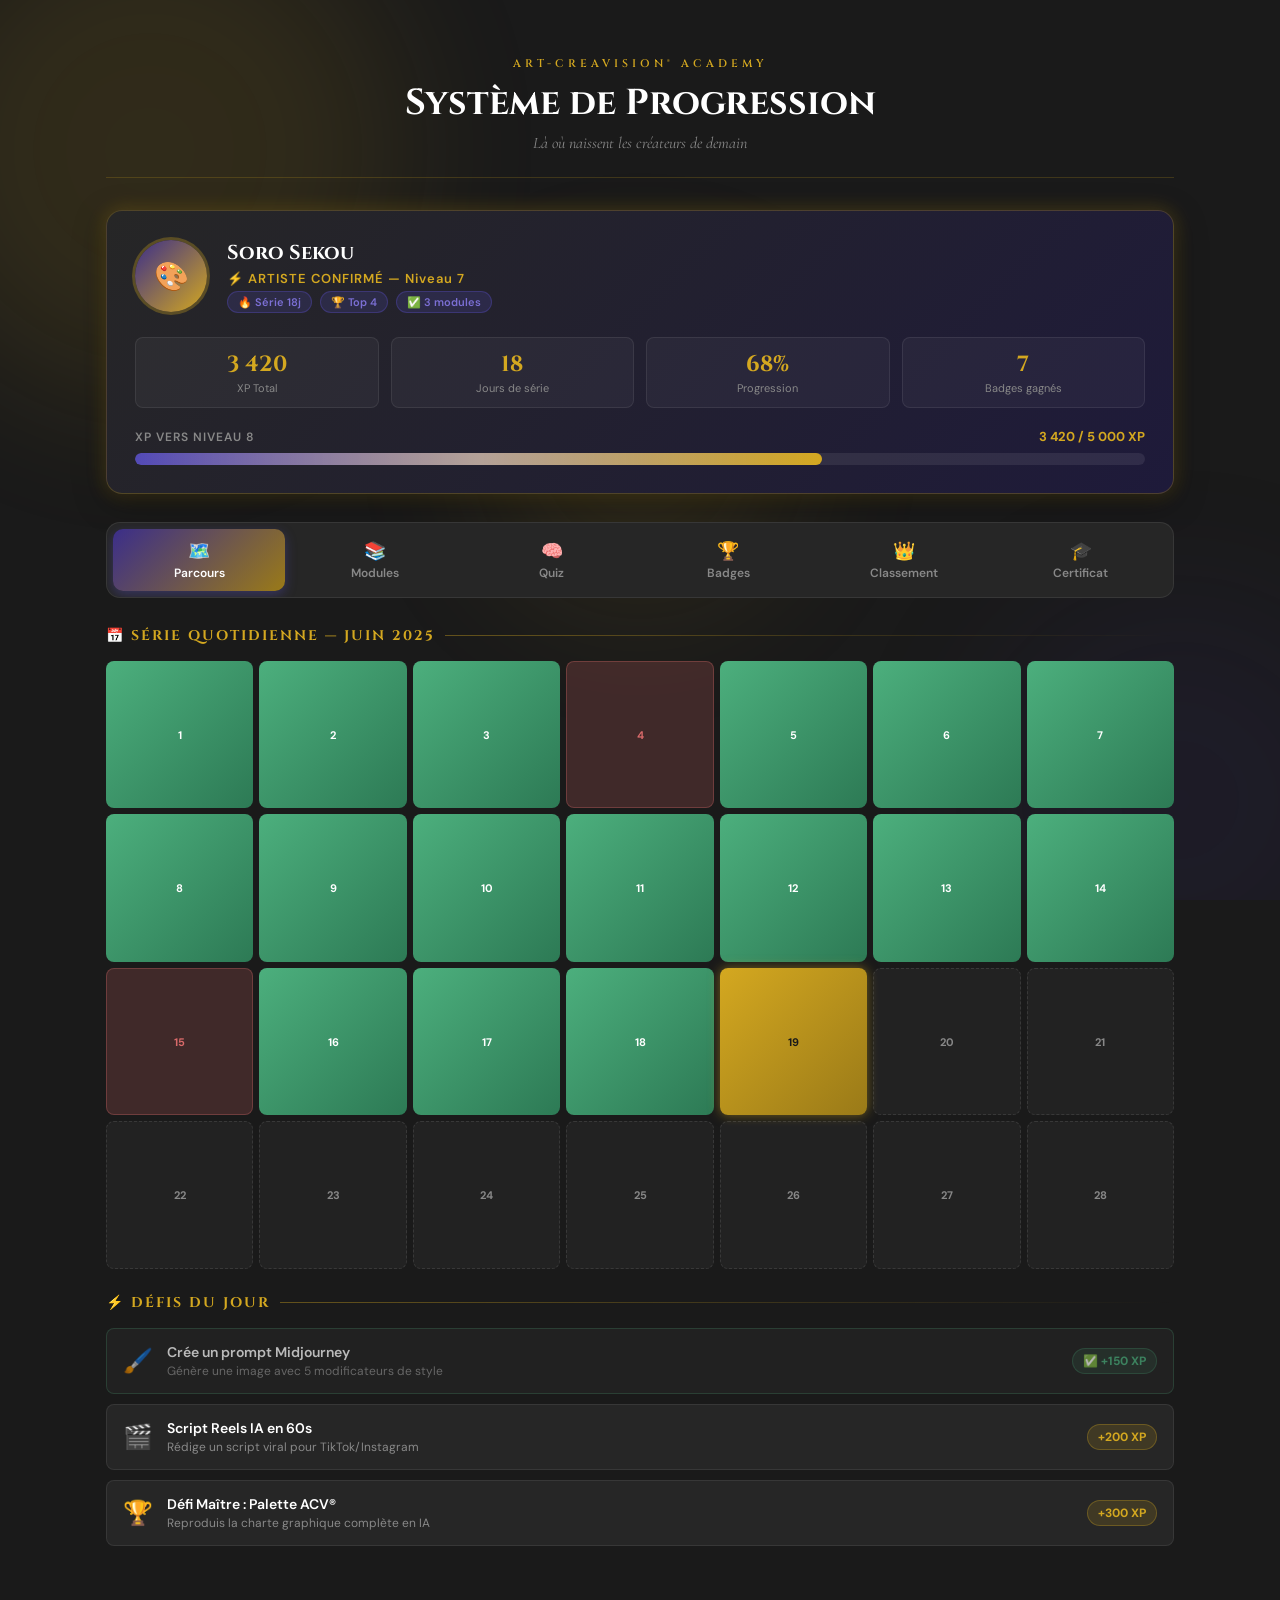
<file: index.html>
<!DOCTYPE html>
<html lang="fr">
<head>
<meta charset="UTF-8">
<meta name="viewport" content="width=device-width, initial-scale=1.0">
<title>ACV® Academy — Système de Progression</title>
<link href="https://fonts.googleapis.com/css2?family=Cinzel:wght@400;600;700;900&family=Cormorant+Garamond:ital,wght@0,300;0,400;0,600;1,300;1,400&family=DM+Sans:wght@300;400;500;600;700&display=swap" rel="stylesheet">
<style>
  *, *::before, *::after { box-sizing: border-box; margin: 0; padding: 0; }

  :root {
    --bg: #1a1a1a;
    --bg2: #262626;
    --bg3: #363636;
    --gold: #D4A820;
    --gold-light: #F5D876;
    --gold-dim: #9a7a18;
    --violet: #3B2E8A;
    --violet-light: #534AB7;
    --violet-bright: #7B6FD4;
    --white: #ffffff;
    --gray: #CCCCCC;
    --gray-dim: #888888;
    --red: #D96A6A;
    --green: #4CAF7D;
    --radius: 12px;
    --radius-sm: 8px;
    --shadow: 0 8px 32px rgba(0,0,0,0.4);
    --glow-gold: 0 0 20px rgba(212,168,32,0.3);
    --glow-violet: 0 0 20px rgba(83,74,183,0.3);
  }

  html { scroll-behavior: smooth; }

  body {
    font-family: 'DM Sans', sans-serif;
    background: var(--bg);
    color: var(--white);
    min-height: 100vh;
    overflow-x: hidden;
    position: relative;
  }

  /* ── ANIMATED BG ── */
  .bg-orbs {
    position: fixed;
    inset: 0;
    pointer-events: none;
    z-index: 0;
    overflow: hidden;
  }
  .orb {
    position: absolute;
    border-radius: 50%;
    filter: blur(80px);
    animation: floatOrb 12s ease-in-out infinite;
    opacity: 0.12;
  }
  .orb-1 { width: 500px; height: 500px; background: var(--gold); top: -100px; left: -100px; animation-delay: 0s; }
  .orb-2 { width: 400px; height: 400px; background: var(--violet); bottom: -100px; right: -100px; animation-delay: 4s; }
  .orb-3 { width: 300px; height: 300px; background: var(--gold); top: 50%; left: 50%; transform: translate(-50%,-50%); animation-delay: 8s; }

  @keyframes floatOrb {
    0%, 100% { transform: translate(0,0) scale(1); }
    33% { transform: translate(30px,-20px) scale(1.05); }
    66% { transform: translate(-20px,30px) scale(0.95); }
  }

  /* ── LAYOUT ── */
  .app { position: relative; z-index: 1; max-width: 1100px; margin: 0 auto; padding: 24px 16px 60px; }

  /* ── HEADER ── */
  .header {
    text-align: center;
    padding: 32px 0 24px;
    border-bottom: 1px solid rgba(212,168,32,0.2);
    margin-bottom: 32px;
  }
  .header-brand {
    font-family: 'Cinzel', serif;
    font-size: 11px;
    font-weight: 600;
    letter-spacing: 4px;
    color: var(--gold);
    text-transform: uppercase;
    margin-bottom: 8px;
  }
  .header-title {
    font-family: 'Cinzel', serif;
    font-size: clamp(22px, 4vw, 36px);
    font-weight: 700;
    color: var(--white);
    margin-bottom: 6px;
  }
  .header-sub {
    font-family: 'Cormorant Garamond', serif;
    font-style: italic;
    font-size: 16px;
    color: var(--gray-dim);
  }

  /* ── HERO CARD ── */
  .hero-card {
    background: linear-gradient(135deg, var(--bg2) 0%, #1e1a3a 100%);
    border: 1px solid rgba(212,168,32,0.25);
    border-radius: 16px;
    padding: 28px;
    margin-bottom: 28px;
    box-shadow: var(--shadow), var(--glow-gold);
  }
  .hero-top {
    display: flex;
    align-items: center;
    gap: 20px;
    margin-bottom: 24px;
    flex-wrap: wrap;
  }
  .avatar {
    width: 72px; height: 72px;
    border-radius: 50%;
    background: linear-gradient(135deg, var(--violet), var(--gold));
    display: flex; align-items: center; justify-content: center;
    font-size: 28px;
    flex-shrink: 0;
    box-shadow: 0 0 0 3px rgba(212,168,32,0.3);
  }
  .hero-info { flex: 1; min-width: 0; }
  .hero-name {
    font-family: 'Cinzel', serif;
    font-size: 20px;
    font-weight: 700;
    color: var(--white);
  }
  .hero-level {
    font-size: 13px;
    color: var(--gold);
    margin: 4px 0;
    font-weight: 600;
    letter-spacing: 1px;
  }
  .hero-badges-row { display: flex; gap: 8px; flex-wrap: wrap; }
  .badge-pill {
    background: rgba(83,74,183,0.2);
    border: 1px solid rgba(83,74,183,0.4);
    border-radius: 20px;
    padding: 3px 10px;
    font-size: 11px;
    color: var(--violet-bright);
    font-weight: 600;
  }
  .hero-stats {
    display: grid;
    grid-template-columns: repeat(auto-fit, minmax(90px,1fr));
    gap: 12px;
    margin-bottom: 20px;
  }
  .stat-box {
    background: rgba(255,255,255,0.04);
    border: 1px solid rgba(255,255,255,0.08);
    border-radius: var(--radius-sm);
    padding: 12px;
    text-align: center;
  }
  .stat-val {
    font-family: 'Cinzel', serif;
    font-size: 22px;
    font-weight: 700;
    color: var(--gold);
    display: block;
  }
  .stat-label { font-size: 11px; color: var(--gray-dim); margin-top: 2px; }

  /* ── XP BAR ── */
  .xp-section { margin-bottom: 0; }
  .xp-header { display: flex; justify-content: space-between; align-items: center; margin-bottom: 8px; }
  .xp-label { font-size: 12px; color: var(--gray-dim); font-weight: 600; letter-spacing: 1px; text-transform: uppercase; }
  .xp-val { font-size: 13px; color: var(--gold); font-weight: 700; }
  .xp-track {
    height: 12px;
    background: rgba(255,255,255,0.08);
    border-radius: 6px;
    overflow: hidden;
    position: relative;
  }
  .xp-fill {
    height: 100%;
    background: linear-gradient(90deg, var(--violet-light), var(--gold));
    border-radius: 6px;
    width: 68%;
    position: relative;
    animation: xpPulse 3s ease-in-out infinite;
  }
  .xp-fill::after {
    content: '';
    position: absolute;
    inset: 0;
    background: linear-gradient(90deg, transparent, rgba(255,255,255,0.3), transparent);
    animation: shimmer 2s linear infinite;
  }
  @keyframes xpPulse { 0%,100%{box-shadow:0 0 8px rgba(212,168,32,0.4)} 50%{box-shadow:0 0 16px rgba(212,168,32,0.7)} }
  @keyframes shimmer { 0%{transform:translateX(-100%)} 100%{transform:translateX(400%)} }

  /* ── TABS ── */
  .tabs-wrap {
    display: flex;
    gap: 4px;
    margin-bottom: 28px;
    background: var(--bg2);
    border: 1px solid rgba(255,255,255,0.08);
    border-radius: 14px;
    padding: 6px;
    overflow-x: auto;
    scrollbar-width: none;
  }
  .tabs-wrap::-webkit-scrollbar { display: none; }
  .tab-btn {
    flex: 1;
    min-width: 80px;
    padding: 10px 8px;
    border: none;
    border-radius: 10px;
    background: transparent;
    color: var(--gray-dim);
    font-family: 'DM Sans', sans-serif;
    font-size: 12px;
    font-weight: 600;
    cursor: pointer;
    transition: all 0.25s;
    white-space: nowrap;
    text-align: center;
  }
  .tab-btn:hover { color: var(--white); background: rgba(255,255,255,0.05); }
  .tab-btn.active {
    background: linear-gradient(135deg, var(--violet), var(--gold-dim));
    color: var(--white);
    box-shadow: 0 4px 12px rgba(83,74,183,0.4);
  }
  .tab-icon { display: block; font-size: 18px; margin-bottom: 2px; }

  /* ── PANELS ── */
  .panel { display: none; animation: fadeIn 0.3s ease; }
  .panel.active { display: block; }
  @keyframes fadeIn { from{opacity:0;transform:translateY(8px)} to{opacity:1;transform:translateY(0)} }

  /* ── SECTION TITLE ── */
  .section-title {
    font-family: 'Cinzel', serif;
    font-size: 14px;
    font-weight: 700;
    color: var(--gold);
    letter-spacing: 2px;
    text-transform: uppercase;
    margin-bottom: 16px;
    display: flex;
    align-items: center;
    gap: 10px;
  }
  .section-title::after {
    content: '';
    flex: 1;
    height: 1px;
    background: linear-gradient(90deg, rgba(212,168,32,0.4), transparent);
  }

  /* ── CALENDAR ── */
  .calendar-grid {
    display: grid;
    grid-template-columns: repeat(7, 1fr);
    gap: 6px;
    margin-bottom: 24px;
  }
  .cal-day {
    aspect-ratio: 1;
    border-radius: 8px;
    display: flex;
    align-items: center;
    justify-content: center;
    font-size: 11px;
    font-weight: 700;
    cursor: default;
    transition: transform 0.2s;
  }
  .cal-day:hover { transform: scale(1.1); }
  .cal-day.done { background: linear-gradient(135deg, var(--green), #2d7a55); color: var(--white); }
  .cal-day.missed { background: rgba(217,106,106,0.2); color: var(--red); border: 1px solid rgba(217,106,106,0.3); }
  .cal-day.today { background: linear-gradient(135deg, var(--gold), var(--gold-dim)); color: var(--bg); box-shadow: 0 0 12px rgba(212,168,32,0.5); animation: todayPulse 2s ease-in-out infinite; }
  .cal-day.future { background: rgba(255,255,255,0.04); color: var(--gray-dim); border: 1px dashed rgba(255,255,255,0.1); }
  @keyframes todayPulse { 0%,100%{box-shadow:0 0 8px rgba(212,168,32,0.5)} 50%{box-shadow:0 0 20px rgba(212,168,32,0.8)} }

  /* ── CHALLENGES ── */
  .challenge-list { display: flex; flex-direction: column; gap: 10px; }
  .challenge-item {
    background: var(--bg2);
    border: 1px solid rgba(255,255,255,0.08);
    border-radius: var(--radius-sm);
    padding: 14px 16px;
    display: flex;
    align-items: center;
    gap: 14px;
    transition: all 0.25s;
    cursor: pointer;
  }
  .challenge-item:hover { border-color: rgba(212,168,32,0.3); transform: translateX(4px); }
  .challenge-item.done { border-color: rgba(76,175,125,0.3); opacity: 0.7; }
  .ch-icon { font-size: 24px; flex-shrink: 0; }
  .ch-info { flex: 1; min-width: 0; }
  .ch-name { font-size: 14px; font-weight: 600; color: var(--white); margin-bottom: 2px; }
  .ch-sub { font-size: 12px; color: var(--gray-dim); }
  .ch-xp {
    background: rgba(212,168,32,0.15);
    border: 1px solid rgba(212,168,32,0.3);
    border-radius: 20px;
    padding: 4px 10px;
    font-size: 12px;
    color: var(--gold);
    font-weight: 700;
    white-space: nowrap;
  }
  .ch-xp.done { background: rgba(76,175,125,0.15); border-color: rgba(76,175,125,0.3); color: var(--green); }

  /* ── PATH MAP ── */
  .path-map { display: flex; flex-direction: column; gap: 16px; }
  .path-module {
    background: var(--bg2);
    border: 1px solid rgba(255,255,255,0.08);
    border-radius: var(--radius);
    overflow: hidden;
    transition: all 0.3s;
  }
  .path-module.active-mod { border-color: rgba(212,168,32,0.4); box-shadow: var(--glow-gold); }
  .path-module.locked { opacity: 0.5; }
  .path-module-header {
    display: flex;
    align-items: center;
    gap: 16px;
    padding: 16px 20px;
    cursor: pointer;
  }
  .mod-num {
    width: 44px; height: 44px;
    border-radius: 50%;
    display: flex; align-items: center; justify-content: center;
    font-family: 'Cinzel', serif;
    font-size: 16px;
    font-weight: 700;
    flex-shrink: 0;
  }
  .mod-num.done { background: linear-gradient(135deg, var(--green), #1e6644); color: var(--white); }
  .mod-num.active { background: linear-gradient(135deg, var(--gold), var(--gold-dim)); color: var(--bg); box-shadow: 0 0 12px rgba(212,168,32,0.4); }
  .mod-num.locked { background: rgba(255,255,255,0.08); color: var(--gray-dim); }
  .mod-info { flex: 1; min-width: 0; }
  .mod-title { font-size: 15px; font-weight: 700; color: var(--white); margin-bottom: 4px; }
  .mod-meta { font-size: 12px; color: var(--gray-dim); }
  .mod-prog-wrap { width: 100%; margin-top: 6px; }
  .mod-prog-track { height: 4px; background: rgba(255,255,255,0.08); border-radius: 2px; overflow: hidden; }
  .mod-prog-fill { height: 100%; border-radius: 2px; background: linear-gradient(90deg, var(--violet-light), var(--gold)); transition: width 0.8s ease; }
  .mod-status { font-size: 20px; flex-shrink: 0; }

  .lessons-list { padding: 0 20px 16px; display: flex; flex-direction: column; gap: 8px; }
  .lesson-item {
    display: flex;
    align-items: center;
    gap: 12px;
    padding: 10px 14px;
    background: rgba(255,255,255,0.03);
    border-radius: var(--radius-sm);
    cursor: pointer;
    transition: all 0.2s;
    border: 1px solid transparent;
  }
  .lesson-item:hover { background: rgba(212,168,32,0.08); border-color: rgba(212,168,32,0.2); }
  .lesson-item.done-lesson { opacity: 0.7; }
  .lesson-dot {
    width: 10px; height: 10px;
    border-radius: 50%;
    flex-shrink: 0;
  }
  .lesson-dot.done { background: var(--green); }
  .lesson-dot.active { background: var(--gold); box-shadow: 0 0 6px rgba(212,168,32,0.6); animation: todayPulse 2s infinite; }
  .lesson-dot.locked { background: var(--gray-dim); }
  .lesson-name { flex: 1; font-size: 13px; color: var(--gray); }
  .lesson-type {
    font-size: 10px;
    padding: 2px 8px;
    border-radius: 10px;
    font-weight: 700;
    letter-spacing: 0.5px;
    text-transform: uppercase;
  }
  .lesson-type.video { background: rgba(83,74,183,0.2); color: var(--violet-bright); }
  .lesson-type.quiz { background: rgba(212,168,32,0.15); color: var(--gold); }
  .lesson-type.atelier { background: rgba(76,175,125,0.15); color: var(--green); }
  .lesson-xp { font-size: 11px; color: var(--gold-dim); font-weight: 700; white-space: nowrap; }

  /* ── QUIZ ── */
  .quiz-card {
    background: var(--bg2);
    border: 1px solid rgba(212,168,32,0.2);
    border-radius: var(--radius);
    padding: 24px;
    margin-bottom: 20px;
  }
  .quiz-progress-row {
    display: flex;
    justify-content: space-between;
    align-items: center;
    margin-bottom: 20px;
  }
  .quiz-q-num { font-size: 12px; color: var(--gold); font-weight: 700; letter-spacing: 1px; }
  .quiz-track { flex: 1; height: 6px; background: rgba(255,255,255,0.08); border-radius: 3px; overflow: hidden; margin: 0 16px; }
  .quiz-fill { height: 100%; background: linear-gradient(90deg, var(--violet-light), var(--gold)); border-radius: 3px; transition: width 0.5s ease; }
  .quiz-score-pill {
    background: rgba(212,168,32,0.15);
    border: 1px solid rgba(212,168,32,0.3);
    padding: 4px 12px;
    border-radius: 20px;
    font-size: 12px;
    color: var(--gold);
    font-weight: 700;
  }
  .quiz-question {
    font-size: 17px;
    font-weight: 600;
    color: var(--white);
    margin-bottom: 20px;
    line-height: 1.5;
  }
  .quiz-options { display: flex; flex-direction: column; gap: 10px; }
  .quiz-opt {
    padding: 14px 18px;
    border: 2px solid rgba(255,255,255,0.1);
    border-radius: var(--radius-sm);
    background: rgba(255,255,255,0.03);
    color: var(--gray);
    font-size: 14px;
    cursor: pointer;
    transition: all 0.2s;
    text-align: left;
    font-family: 'DM Sans', sans-serif;
  }
  .quiz-opt:hover:not(:disabled) { border-color: rgba(212,168,32,0.4); background: rgba(212,168,32,0.08); color: var(--white); }
  .quiz-opt.correct { border-color: var(--green); background: rgba(76,175,125,0.15); color: var(--white); }
  .quiz-opt.wrong { border-color: var(--red); background: rgba(217,106,106,0.15); color: var(--white); }
  .quiz-feedback {
    margin-top: 14px;
    padding: 12px 16px;
    border-radius: var(--radius-sm);
    font-size: 13px;
    font-weight: 600;
    display: none;
  }
  .quiz-feedback.show { display: block; animation: fadeIn 0.3s ease; }
  .quiz-feedback.correct { background: rgba(76,175,125,0.15); border: 1px solid rgba(76,175,125,0.3); color: var(--green); }
  .quiz-feedback.wrong { background: rgba(217,106,106,0.15); border: 1px solid rgba(217,106,106,0.3); color: var(--red); }
  .quiz-next-btn {
    margin-top: 16px;
    width: 100%;
    padding: 14px;
    background: linear-gradient(135deg, var(--violet), var(--gold-dim));
    border: none;
    border-radius: var(--radius-sm);
    color: var(--white);
    font-family: 'DM Sans', sans-serif;
    font-size: 14px;
    font-weight: 700;
    cursor: pointer;
    display: none;
    transition: all 0.2s;
    letter-spacing: 0.5px;
  }
  .quiz-next-btn:hover { transform: translateY(-2px); box-shadow: 0 8px 20px rgba(83,74,183,0.4); }
  .quiz-next-btn.show { display: block; animation: fadeIn 0.3s ease; }

  .quiz-stats {
    display: grid;
    grid-template-columns: repeat(3,1fr);
    gap: 12px;
  }
  .qstat-box {
    background: var(--bg2);
    border: 1px solid rgba(255,255,255,0.08);
    border-radius: var(--radius-sm);
    padding: 16px;
    text-align: center;
  }
  .qstat-val { font-family: 'Cinzel', serif; font-size: 24px; font-weight: 700; color: var(--gold); display: block; }
  .qstat-label { font-size: 11px; color: var(--gray-dim); margin-top: 4px; }

  /* ── BADGES ── */
  .badges-grid { display: grid; grid-template-columns: repeat(auto-fill, minmax(150px,1fr)); gap: 16px; }
  .badge-card {
    background: var(--bg2);
    border: 1px solid rgba(255,255,255,0.08);
    border-radius: var(--radius);
    padding: 20px 16px;
    text-align: center;
    cursor: pointer;
    transition: all 0.3s;
    position: relative;
    overflow: hidden;
  }
  .badge-card.earned { border-color: rgba(212,168,32,0.3); }
  .badge-card.earned:hover { transform: translateY(-4px); box-shadow: 0 12px 30px rgba(212,168,32,0.2); border-color: rgba(212,168,32,0.6); }
  .badge-card.locked-badge { opacity: 0.4; filter: grayscale(0.6); }
  .badge-emoji { font-size: 38px; margin-bottom: 10px; display: block; }
  .badge-card.earned .badge-emoji { animation: badgeBounce 3s ease-in-out infinite; }
  @keyframes badgeBounce { 0%,100%{transform:translateY(0)} 50%{transform:translateY(-4px)} }
  .badge-name { font-size: 13px; font-weight: 700; color: var(--white); margin-bottom: 4px; }
  .badge-cond { font-size: 11px; color: var(--gray-dim); }
  .badge-earned-tag {
    position: absolute;
    top: 8px; right: 8px;
    background: var(--gold);
    color: var(--bg);
    font-size: 9px;
    font-weight: 700;
    padding: 2px 6px;
    border-radius: 10px;
    letter-spacing: 0.5px;
  }
  .badge-locked-overlay {
    position: absolute;
    bottom: 0; left: 0; right: 0;
    background: linear-gradient(transparent, rgba(26,26,26,0.8));
    padding: 8px;
    font-size: 16px;
    text-align: center;
  }

  /* ── LEADERBOARD ── */
  .podium {
    display: flex;
    align-items: flex-end;
    justify-content: center;
    gap: 12px;
    margin-bottom: 32px;
    padding: 20px 0;
  }
  .podium-item { text-align: center; flex: 1; max-width: 160px; }
  .podium-avatar {
    width: 56px; height: 56px;
    border-radius: 50%;
    margin: 0 auto 8px;
    display: flex; align-items: center; justify-content: center;
    font-size: 22px;
    position: relative;
  }
  .podium-item.p1 .podium-avatar { width: 68px; height: 68px; border: 3px solid var(--gold); box-shadow: 0 0 20px rgba(212,168,32,0.5); }
  .podium-item.p2 .podium-avatar { border: 2px solid #C0C0C0; }
  .podium-item.p3 .podium-avatar { border: 2px solid #CD7F32; }
  .crown { position: absolute; top: -14px; left: 50%; transform: translateX(-50%); font-size: 18px; }
  .podium-name { font-size: 13px; font-weight: 700; color: var(--white); margin-bottom: 2px; }
  .podium-xp { font-size: 11px; color: var(--gold); font-weight: 700; }
  .podium-bar {
    border-radius: 8px 8px 0 0;
    margin: 8px auto 0;
    width: 80%;
  }
  .podium-item.p1 .podium-bar { height: 80px; background: linear-gradient(180deg, var(--gold), var(--gold-dim)); }
  .podium-item.p2 .podium-bar { height: 56px; background: linear-gradient(180deg, #C0C0C0, #888); }
  .podium-item.p3 .podium-bar { height: 40px; background: linear-gradient(180deg, #CD7F32, #9a5f25); }
  .podium-rank { font-family: 'Cinzel', serif; font-size: 20px; font-weight: 700; color: var(--bg); line-height: 1; padding-top: 10px; }

  .leaderboard-list { display: flex; flex-direction: column; gap: 8px; }
  .lb-row {
    display: flex;
    align-items: center;
    gap: 14px;
    padding: 12px 16px;
    background: var(--bg2);
    border: 1px solid rgba(255,255,255,0.06);
    border-radius: var(--radius-sm);
    transition: all 0.2s;
  }
  .lb-row.me { border-color: rgba(212,168,32,0.4); background: rgba(212,168,32,0.06); }
  .lb-row:hover { transform: translateX(4px); }
  .lb-pos { width: 24px; font-family: 'Cinzel', serif; font-size: 14px; font-weight: 700; color: var(--gray-dim); text-align: center; flex-shrink: 0; }
  .lb-pos.top { color: var(--gold); }
  .lb-av { width: 38px; height: 38px; border-radius: 50%; display: flex; align-items: center; justify-content: center; font-size: 16px; flex-shrink: 0; }
  .lb-name { flex: 1; font-size: 14px; font-weight: 600; color: var(--white); }
  .lb-me-tag { font-size: 10px; color: var(--gold); font-weight: 700; background: rgba(212,168,32,0.15); border-radius: 10px; padding: 2px 8px; }
  .lb-xp { font-size: 13px; color: var(--gold); font-weight: 700; }
  .lb-trend { font-size: 14px; }

  /* ── CERTIFICATE ── */
  .cert-preview {
    background: linear-gradient(135deg, #1e1a3a 0%, #2a1f10 100%);
    border: 2px solid var(--gold);
    border-radius: 16px;
    padding: 40px 32px;
    text-align: center;
    margin-bottom: 24px;
    position: relative;
    overflow: hidden;
    box-shadow: 0 0 40px rgba(212,168,32,0.2);
  }
  .cert-preview::before, .cert-preview::after {
    content: '';
    position: absolute;
    width: 120px; height: 120px;
    border-radius: 50%;
    background: radial-gradient(circle, rgba(212,168,32,0.15), transparent);
  }
  .cert-preview::before { top: -30px; left: -30px; }
  .cert-preview::after { bottom: -30px; right: -30px; }
  .cert-seal { font-size: 52px; margin-bottom: 12px; }
  .cert-brand { font-family: 'Cinzel', serif; font-size: 11px; letter-spacing: 4px; color: var(--gold); text-transform: uppercase; margin-bottom: 8px; }
  .cert-title { font-family: 'Cinzel', serif; font-size: clamp(16px,3vw,22px); font-weight: 700; color: var(--white); margin-bottom: 6px; }
  .cert-sub { font-family: 'Cormorant Garamond', serif; font-style: italic; font-size: 14px; color: var(--gray-dim); margin-bottom: 20px; }
  .cert-name { font-family: 'Cormorant Garamond', serif; font-size: 28px; font-weight: 600; color: var(--gold); border-bottom: 1px solid rgba(212,168,32,0.3); padding-bottom: 8px; margin-bottom: 20px; }
  .cert-criteria { display: flex; flex-direction: column; gap: 10px; }
  .crit-row { display: flex; align-items: center; gap: 12px; }
  .crit-label { flex: 1; font-size: 13px; color: var(--gray); text-align: left; }
  .crit-track { width: 120px; height: 6px; background: rgba(255,255,255,0.1); border-radius: 3px; overflow: hidden; }
  .crit-fill { height: 100%; border-radius: 3px; background: linear-gradient(90deg, var(--violet-light), var(--gold)); }
  .crit-pct { font-size: 12px; color: var(--gold); font-weight: 700; width: 36px; text-align: right; }

  /* ── TOAST ── */
  .toast-wrap { position: fixed; top: 20px; right: 20px; z-index: 9999; display: flex; flex-direction: column; gap: 8px; }
  .toast {
    background: var(--bg2);
    border: 1px solid rgba(212,168,32,0.4);
    border-radius: var(--radius-sm);
    padding: 12px 16px;
    color: var(--white);
    font-size: 13px;
    font-weight: 600;
    display: flex;
    align-items: center;
    gap: 10px;
    box-shadow: var(--shadow), var(--glow-gold);
    animation: toastIn 0.4s cubic-bezier(0.175,0.885,0.32,1.275);
    max-width: 280px;
  }
  .toast.fade-out { animation: toastOut 0.3s ease forwards; }
  @keyframes toastIn { from{opacity:0;transform:translateX(100%)} to{opacity:1;transform:translateX(0)} }
  @keyframes toastOut { to{opacity:0;transform:translateX(110%)} }
  .toast-icon { font-size: 18px; flex-shrink: 0; }

  /* ── MODAL ── */
  .modal-overlay {
    position: fixed; inset: 0;
    background: rgba(0,0,0,0.75);
    backdrop-filter: blur(6px);
    z-index: 1000;
    display: flex; align-items: center; justify-content: center;
    padding: 20px;
    opacity: 0; pointer-events: none;
    transition: opacity 0.3s;
  }
  .modal-overlay.open { opacity: 1; pointer-events: all; }
  .modal-box {
    background: var(--bg2);
    border: 1px solid rgba(212,168,32,0.3);
    border-radius: 16px;
    padding: 28px;
    max-width: 480px;
    width: 100%;
    box-shadow: var(--shadow), var(--glow-gold);
    transform: scale(0.9);
    transition: transform 0.3s;
    max-height: 90vh;
    overflow-y: auto;
  }
  .modal-overlay.open .modal-box { transform: scale(1); }
  .modal-header { display: flex; justify-content: space-between; align-items: flex-start; margin-bottom: 20px; }
  .modal-close {
    background: none; border: none;
    color: var(--gray-dim);
    font-size: 22px;
    cursor: pointer;
    line-height: 1;
    transition: color 0.2s;
  }
  .modal-close:hover { color: var(--white); }
  .modal-lesson-title { font-family: 'Cinzel', serif; font-size: 18px; font-weight: 700; color: var(--white); margin-bottom: 4px; }
  .modal-meta { display: flex; gap: 10px; flex-wrap: wrap; margin-bottom: 16px; }
  .meta-tag {
    padding: 4px 12px;
    border-radius: 20px;
    font-size: 11px;
    font-weight: 700;
    text-transform: uppercase;
    letter-spacing: 0.5px;
  }
  .meta-tag.xp { background: rgba(212,168,32,0.15); color: var(--gold); border: 1px solid rgba(212,168,32,0.3); }
  .meta-tag.dur { background: rgba(83,74,183,0.15); color: var(--violet-bright); border: 1px solid rgba(83,74,183,0.3); }
  .meta-tag.type { background: rgba(76,175,125,0.15); color: var(--green); border: 1px solid rgba(76,175,125,0.3); }
  .modal-desc { font-size: 14px; color: var(--gray); line-height: 1.7; margin-bottom: 20px; }
  .modal-resources { margin-bottom: 20px; }
  .res-title { font-size: 12px; color: var(--gold); font-weight: 700; letter-spacing: 1px; text-transform: uppercase; margin-bottom: 10px; }
  .res-item { display: flex; align-items: center; gap: 10px; padding: 8px 0; border-bottom: 1px solid rgba(255,255,255,0.06); font-size: 13px; color: var(--gray); }
  .res-icon { font-size: 16px; }
  .modal-cta {
    width: 100%;
    padding: 14px;
    background: linear-gradient(135deg, var(--violet), var(--gold-dim));
    border: none;
    border-radius: var(--radius-sm);
    color: var(--white);
    font-family: 'DM Sans', sans-serif;
    font-size: 14px;
    font-weight: 700;
    cursor: pointer;
    transition: all 0.2s;
    letter-spacing: 0.5px;
  }
  .modal-cta:hover { transform: translateY(-2px); box-shadow: 0 8px 20px rgba(83,74,183,0.4); }

  /* ── QUIZ COMPLETE ── */
  .quiz-complete {
    text-align: center;
    padding: 40px 20px;
    display: none;
  }
  .quiz-complete.show { display: block; animation: fadeIn 0.5s ease; }
  .qc-emoji { font-size: 64px; margin-bottom: 16px; }
  .qc-title { font-family: 'Cinzel', serif; font-size: 22px; font-weight: 700; color: var(--gold); margin-bottom: 8px; }
  .qc-sub { font-size: 15px; color: var(--gray); margin-bottom: 24px; }
  .qc-xp-badge {
    display: inline-block;
    background: linear-gradient(135deg, var(--violet), var(--gold-dim));
    border-radius: 30px;
    padding: 10px 24px;
    font-size: 18px;
    font-weight: 700;
    color: var(--white);
    margin-bottom: 24px;
    box-shadow: var(--glow-violet);
  }
  .qc-retry {
    background: rgba(255,255,255,0.06);
    border: 1px solid rgba(255,255,255,0.1);
    border-radius: var(--radius-sm);
    padding: 12px 24px;
    color: var(--gray);
    font-family: 'DM Sans', sans-serif;
    font-size: 14px;
    font-weight: 600;
    cursor: pointer;
    transition: all 0.2s;
  }
  .qc-retry:hover { background: rgba(255,255,255,0.1); color: var(--white); }

  /* ── RESPONSIVE ── */
  @media (max-width: 600px) {
    .hero-top { gap: 14px; }
    .avatar { width: 56px; height: 56px; font-size: 22px; }
    .hero-stats { grid-template-columns: repeat(2,1fr); }
    .tab-btn { font-size: 10px; padding: 8px 4px; }
    .tab-icon { font-size: 16px; }
    .badges-grid { grid-template-columns: repeat(2,1fr); }
    .podium-item.p2, .podium-item.p3 { max-width: 120px; }
    .quiz-stats { grid-template-columns: repeat(3,1fr); }
    .crit-track { width: 80px; }
  }
</style>
</head>
<body>

<!-- Animated background -->
<div class="bg-orbs">
  <div class="orb orb-1"></div>
  <div class="orb orb-2"></div>
  <div class="orb orb-3"></div>
</div>

<!-- Toast container -->
<div class="toast-wrap" id="toastWrap"></div>

<!-- Lesson Modal -->
<div class="modal-overlay" id="lessonModal">
  <div class="modal-box">
    <div class="modal-header">
      <div>
        <div class="modal-lesson-title" id="modalTitle">Titre de la leçon</div>
        <div style="font-size:12px;color:var(--gray-dim);" id="modalModule">Module</div>
      </div>
      <button class="modal-close" onclick="closeModal()">✕</button>
    </div>
    <div class="modal-meta" id="modalMeta"></div>
    <div class="modal-desc" id="modalDesc"></div>
    <div class="modal-resources">
      <div class="res-title">Ressources incluses</div>
      <div id="modalResources"></div>
    </div>
    <button class="modal-cta" id="modalCta" onclick="startLesson()">▶ Commencer la leçon</button>
  </div>
</div>

<!-- APP -->
<div class="app">

  <!-- Header -->
  <div class="header">
    <div class="header-brand">Art-CreaVision® Academy</div>
    <div class="header-title">Système de Progression</div>
    <div class="header-sub">Là où naissent les créateurs de demain</div>
  </div>

  <!-- Hero Card -->
  <div class="hero-card">
    <div class="hero-top">
      <div class="avatar">🎨</div>
      <div class="hero-info">
        <div class="hero-name">Soro Sekou</div>
        <div class="hero-level">⚡ ARTISTE CONFIRMÉ — Niveau 7</div>
        <div class="hero-badges-row">
          <span class="badge-pill">🔥 Série 18j</span>
          <span class="badge-pill">🏆 Top 4</span>
          <span class="badge-pill">✅ 3 modules</span>
        </div>
      </div>
    </div>
    <div class="hero-stats">
      <div class="stat-box">
        <span class="stat-val">3 420</span>
        <div class="stat-label">XP Total</div>
      </div>
      <div class="stat-box">
        <span class="stat-val">18</span>
        <div class="stat-label">Jours de série</div>
      </div>
      <div class="stat-box">
        <span class="stat-val">68%</span>
        <div class="stat-label">Progression</div>
      </div>
      <div class="stat-box">
        <span class="stat-val">7</span>
        <div class="stat-label">Badges gagnés</div>
      </div>
    </div>
    <div class="xp-section">
      <div class="xp-header">
        <span class="xp-label">XP vers Niveau 8</span>
        <span class="xp-val">3 420 / 5 000 XP</span>
      </div>
      <div class="xp-track">
        <div class="xp-fill"></div>
      </div>
    </div>
  </div>

  <!-- Tabs -->
  <div class="tabs-wrap">
    <button class="tab-btn active" onclick="switchTab('parcours', this)">
      <span class="tab-icon">🗺️</span>Parcours
    </button>
    <button class="tab-btn" onclick="switchTab('modules', this)">
      <span class="tab-icon">📚</span>Modules
    </button>
    <button class="tab-btn" onclick="switchTab('quiz', this)">
      <span class="tab-icon">🧠</span>Quiz
    </button>
    <button class="tab-btn" onclick="switchTab('badges', this)">
      <span class="tab-icon">🏆</span>Badges
    </button>
    <button class="tab-btn" onclick="switchTab('classement', this)">
      <span class="tab-icon">👑</span>Classement
    </button>
    <button class="tab-btn" onclick="switchTab('certificat', this)">
      <span class="tab-icon">🎓</span>Certificat
    </button>
  </div>

  <!-- ═══ PANEL: PARCOURS ═══ -->
  <div class="panel active" id="panel-parcours">
    <div class="section-title">📅 Série Quotidienne — Juin 2025</div>
    <div class="calendar-grid" id="calendarGrid"></div>

    <div class="section-title">⚡ Défis du Jour</div>
    <div class="challenge-list">
      <div class="challenge-item done" onclick="completeChallenge(this, 'Exercice complété !', 150)">
        <div class="ch-icon">🖌️</div>
        <div class="ch-info">
          <div class="ch-name">Crée un prompt Midjourney</div>
          <div class="ch-sub">Génère une image avec 5 modificateurs de style</div>
        </div>
        <div class="ch-xp done">✅ +150 XP</div>
      </div>
      <div class="challenge-item" onclick="completeChallenge(this, '+200 XP gagnés !', 200)">
        <div class="ch-icon">🎬</div>
        <div class="ch-info">
          <div class="ch-name">Script Reels IA en 60s</div>
          <div class="ch-sub">Rédige un script viral pour TikTok/Instagram</div>
        </div>
        <div class="ch-xp">+200 XP</div>
      </div>
      <div class="challenge-item" onclick="completeChallenge(this, 'Défi accompli ! Série maintenue !', 300)">
        <div class="ch-icon">🏆</div>
        <div class="ch-info">
          <div class="ch-name">Défi Maître : Palette ACV®</div>
          <div class="ch-sub">Reproduis la charte graphique complète en IA</div>
        </div>
        <div class="ch-xp">+300 XP</div>
      </div>
    </div>
  </div>

  <!-- ═══ PANEL: MODULES ═══ -->
  <div class="panel" id="panel-modules">
    <div class="section-title">📚 Votre Parcours d'Apprentissage</div>
    <div class="path-map" id="pathMap"></div>
  </div>

  <!-- ═══ PANEL: QUIZ ═══ -->
  <div class="panel" id="panel-quiz">
    <div class="quiz-card" id="quizCard">
      <div class="quiz-progress-row">
        <span class="quiz-q-num" id="quizQNum">Question 1 / 5</span>
        <div class="quiz-track"><div class="quiz-fill" id="quizFill" style="width:20%"></div></div>
        <div class="quiz-score-pill" id="quizScorePill">Score : 0</div>
      </div>
      <div class="quiz-question" id="quizQuestion"></div>
      <div class="quiz-options" id="quizOptions"></div>
      <div class="quiz-feedback" id="quizFeedback"></div>
      <button class="quiz-next-btn" id="quizNextBtn" onclick="nextQuestion()">Question suivante →</button>
    </div>

    <div class="quiz-complete" id="quizComplete">
      <div class="qc-emoji" id="qcEmoji">🏆</div>
      <div class="qc-title" id="qcTitle">Quiz terminé !</div>
      <div class="qc-sub" id="qcSub">Excellent travail !</div>
      <div class="qc-xp-badge" id="qcXp">+0 XP</div>
      <button class="qc-retry" onclick="resetQuiz()">↺ Recommencer</button>
    </div>

    <div class="section-title" style="margin-top:24px">📊 Mes Statistiques Quiz</div>
    <div class="quiz-stats">
      <div class="qstat-box">
        <span class="qstat-val">87%</span>
        <div class="qstat-label">Taux de réussite</div>
      </div>
      <div class="qstat-box">
        <span class="qstat-val">24</span>
        <div class="qstat-label">Quiz complétés</div>
      </div>
      <div class="qstat-box">
        <span class="qstat-val">680</span>
        <div class="qstat-label">XP Quiz total</div>
      </div>
    </div>
  </div>

  <!-- ═══ PANEL: BADGES ═══ -->
  <div class="panel" id="panel-badges">
    <div class="section-title">🏆 Badges Gagnés <span style="color:var(--gray-dim);font-family:'DM Sans';font-size:13px;font-weight:400;letter-spacing:0">(7 / 14)</span></div>
    <div class="badges-grid" id="badgesGrid"></div>
  </div>

  <!-- ═══ PANEL: CLASSEMENT ═══ -->
  <div class="panel" id="panel-classement">
    <div class="section-title">👑 Podium de la Semaine</div>
    <div class="podium" id="podium"></div>
    <div class="section-title">📋 Classement Général</div>
    <div class="leaderboard-list" id="leaderboardList"></div>
  </div>

  <!-- ═══ PANEL: CERTIFICAT ═══ -->
  <div class="panel" id="panel-certificat">
    <div class="section-title">🎓 Votre Certificat</div>
    <div class="cert-preview">
      <div class="cert-seal">🏛️</div>
      <div class="cert-brand">Art-CreaVision® Academy</div>
      <div class="cert-title">Certificat de Maîtrise en<br>Intelligence Artificielle Créative</div>
      <div class="cert-sub">Décerné avec distinction</div>
      <div class="cert-name">Soro Sekou</div>
      <div class="cert-criteria" id="certCriteria"></div>
    </div>
    <div style="background:var(--bg2);border:1px solid rgba(255,255,255,0.08);border-radius:var(--radius);padding:20px;text-align:center;">
      <div style="font-size:13px;color:var(--gray-dim);margin-bottom:16px;">Le certificat sera disponible à 100% de progression globale</div>
      <div style="font-size:28px;font-family:'Cinzel',serif;font-weight:700;color:var(--gold);margin-bottom:4px;">68%</div>
      <div style="font-size:13px;color:var(--gray-dim);">Progression actuelle</div>
    </div>
  </div>

</div><!-- /app -->

<script>
// ══════════════════════════════════════
// DATA
// ══════════════════════════════════════
const MODULES_DATA = [
  {
    id: 1, title: "Fondamentaux de l'IA Créative", state: "done",
    progress: 100, lessons: 6, duration: "2h30",
    lessons_data: [
      { name: "Introduction à l'IA Générative", type: "video", xp: 80, state: "done" },
      { name: "Histoire et évolution des modèles", type: "video", xp: 80, state: "done" },
      { name: "Comprendre les réseaux de neurones", type: "video", xp: 100, state: "done" },
      { name: "Quiz : Bases de l'IA", type: "quiz", xp: 120, state: "done" },
      { name: "Atelier : Exploration ComfyUI", type: "atelier", xp: 150, state: "done" },
      { name: "Projet final Module 1", type: "atelier", xp: 200, state: "done" },
    ]
  },
  {
    id: 2, title: "Maîtrise du Prompting", state: "done",
    progress: 100, lessons: 7, duration: "3h",
    lessons_data: [
      { name: "Anatomie d'un prompt parfait", type: "video", xp: 80, state: "done" },
      { name: "Les 10 Prompts ACV® Pédagogiques", type: "video", xp: 100, state: "done" },
      { name: "Prompts Maîtres : 50 secteurs", type: "video", xp: 120, state: "done" },
      { name: "Style Transfer & Références", type: "atelier", xp: 150, state: "done" },
      { name: "Quiz : Prompting Avancé", type: "quiz", xp: 120, state: "done" },
      { name: "Midjourney vs Ideogram vs ComfyUI", type: "video", xp: 100, state: "done" },
      { name: "Projet : 7 Tableaux IA", type: "atelier", xp: 200, state: "done" },
    ]
  },
  {
    id: 3, title: "Création & Monétisation", state: "done",
    progress: 100, lessons: 6, duration: "2h45",
    lessons_data: [
      { name: "Construire sa marque créative", type: "video", xp: 80, state: "done" },
      { name: "Shopify pour artistes IA", type: "video", xp: 100, state: "done" },
      { name: "Stratégie TikTok & Reels IA", type: "video", xp: 100, state: "done" },
      { name: "Ebooks & Produits Digitaux", type: "atelier", xp: 150, state: "done" },
      { name: "Quiz : Monétisation", type: "quiz", xp: 120, state: "done" },
      { name: "Projet : Lancer son premier produit", type: "atelier", xp: 250, state: "done" },
    ]
  },
  {
    id: 4, title: "Production Cinématique IA", state: "active",
    progress: 55, lessons: 8, duration: "4h",
    lessons_data: [
      { name: "Storyboard & Direction Artistique", type: "video", xp: 80, state: "done" },
      { name: "Mini-Films IA 8 secondes", type: "video", xp: 100, state: "done" },
      { name: "Sound Design & Mastering FL Studio", type: "video", xp: 120, state: "done" },
      { name: "Atelier : 30 Scènes Cinématiques", type: "atelier", xp: 200, state: "active" },
      { name: "Voix & Narration IA", type: "video", xp: 100, state: "locked" },
      { name: "Quiz : Production Vidéo IA", type: "quiz", xp: 120, state: "locked" },
      { name: "Série Nouchi : Scènes de Vie", type: "atelier", xp: 200, state: "locked" },
      { name: "Projet Final : Court-Métrage", type: "atelier", xp: 350, state: "locked" },
    ]
  },
  {
    id: 5, title: "Automatisation & Pipeline", state: "locked",
    progress: 0, lessons: 6, duration: "3h30",
    lessons_data: [
      { name: "Introduction à n8n", type: "video", xp: 80, state: "locked" },
      { name: "ACV® Pipeline Créatif Complet", type: "video", xp: 120, state: "locked" },
      { name: "Claude + ComfyUI + Notion", type: "atelier", xp: 200, state: "locked" },
      { name: "API Anthropic pour Créateurs", type: "video", xp: 100, state: "locked" },
      { name: "Quiz : Automatisation", type: "quiz", xp: 120, state: "locked" },
      { name: "Projet : Ton propre pipeline IA", type: "atelier", xp: 300, state: "locked" },
    ]
  },
  {
    id: 6, title: "Rayonnement & Influence", state: "locked",
    progress: 0, lessons: 7, duration: "3h15",
    lessons_data: [
      { name: "Bâtir une audience africaine & internationale", type: "video", xp: 80, state: "locked" },
      { name: "Autorité Digitale : La Masterclass", type: "video", xp: 120, state: "locked" },
      { name: "Méthode P.C.C.O™", type: "video", xp: 100, state: "locked" },
      { name: "Partenariats & Collaborations", type: "video", xp: 100, state: "locked" },
      { name: "Quiz : Stratégie Digitale", type: "quiz", xp: 120, state: "locked" },
      { name: "Atelier : Ton Plan de Lancement", type: "atelier", xp: 200, state: "locked" },
      { name: "🎓 Certification Finale ACV®", type: "atelier", xp: 500, state: "locked" },
    ]
  },
];

const QUIZ_DATA = [
  {
    q: "Quel outil ACV® recommande principalement pour générer des images IA de haute qualité avec un contrôle total sur le processus ?",
    opts: ["DALL-E 3", "ComfyUI", "Adobe Firefly", "Canva IA"],
    correct: 1,
    feedback: "✅ ComfyUI permet un contrôle total du pipeline de génération via des nodes personnalisables — c'est l'outil phare de la méthode ACV®."
  },
  {
    q: "La palette ACV® utilise une couleur principale dorée. Quel est son code hexadécimal exact ?",
    opts: ["#F5D876", "#D4A820", "#C8A000", "#E6C040"],
    correct: 1,
    feedback: "✅ #D4A820 est l'Or ACV® — la couleur signature de la marque Art-CreaVision®."
  },
  {
    q: "Quelle est la tagline officielle d'Art-CreaVision® ?",
    opts: ["créer · innover · rayonner", "créez · monétisez · rayonnez", "imaginer · créer · partager", "art · créativité · vision"],
    correct: 1,
    feedback: "✅ 'créez · monétisez · rayonnez' — la tagline ACV® résume les 3 piliers : création, revenus, impact."
  },
  {
    q: "Dans la méthode P.C.C.O™, que signifie le 'C' central ?",
    opts: ["Créativité", "Communication", "Contenu", "Conversion"],
    correct: 2,
    feedback: "✅ P.C.C.O™ = Positionnement, Contenu, Conversion, Optimisation — les 4 piliers de l'autorité digitale ACV®."
  },
  {
    q: "Quel format de police est utilisé pour les titres de chapitre dans les documents ACV® ?",
    opts: ["Playfair Display", "Cinzel", "Cormorant Garamond", "DM Sans"],
    correct: 1,
    feedback: "✅ Cinzel est la police d'excellence pour les titres ACV® — sa structure romaine incarne l'autorité et le prestige de la marque."
  },
];

const BADGES_DATA = [
  { name: "Pionnier IA", emoji: "🚀", cond: "Premier prompt créé", earned: true },
  { name: "Artiste Digital", emoji: "🎨", cond: "10 images générées", earned: true },
  { name: "Prompt Master", emoji: "⚡", cond: "Module 2 complété", earned: true },
  { name: "Créateur Monétisé", emoji: "💰", cond: "Premier produit vendu", earned: true },
  { name: "Sérieur", emoji: "🔥", cond: "Série de 14 jours", earned: true },
  { name: "Quiz Champion", emoji: "🧠", cond: "5 quiz à 100%", earned: true },
  { name: "Fondateur ACV®", emoji: "👑", cond: "Badge exclusif fondateur", earned: true },
  { name: "Cinéaste IA", emoji: "🎬", cond: "Module 4 à compléter", earned: false },
  { name: "Automatiseur", emoji: "🤖", cond: "Module 5 à débloquer", earned: false },
  { name: "Influenceur IA", emoji: "📡", cond: "Module 6 à débloquer", earned: false },
  { name: "Série Légendaire", emoji: "🌟", cond: "30 jours consécutifs", earned: false },
  { name: "Certifié ACV®", emoji: "🏛️", cond: "100% de progression", earned: false },
  { name: "Top 1 Classement", emoji: "🥇", cond: "Atteindre la 1ère place", earned: false },
  { name: "Maître Complet", emoji: "💎", cond: "Tous les modules terminés", earned: false },
];

const LEADERBOARD_DATA = [
  { name: "Aminata K.", emoji: "👩🏿", xp: 5240, trend: "▲", pos: 1 },
  { name: "Kofi Mensah", emoji: "👨🏾", xp: 4980, trend: "▲", pos: 2 },
  { name: "Fatoumata D.", emoji: "👩🏾", xp: 4450, trend: "▼", pos: 3 },
  { name: "Soro Sekou", emoji: "🎨", xp: 3420, trend: "▲", pos: 4, isMe: true },
  { name: "Oumar Traoré", emoji: "👨🏿", xp: 3100, trend: "—", pos: 5 },
  { name: "Aicha Bamba", emoji: "👩🏾", xp: 2890, trend: "▲", pos: 6 },
  { name: "Yao Kouassi", emoji: "👨🏾", xp: 2650, trend: "▼", pos: 7 },
];

const CERT_CRITERIA = [
  { label: "Modules complétés", pct: 50 },
  { label: "Quiz réussis", pct: 87 },
  { label: "Jours de série", pct: 64 },
  { label: "Projets soumis", pct: 75 },
];

// ══════════════════════════════════════
// STATE
// ══════════════════════════════════════
let quizState = { current: 0, score: 0, answered: false };
let expandedModules = { 4: true };

// ══════════════════════════════════════
// INIT
// ══════════════════════════════════════
document.addEventListener('DOMContentLoaded', () => {
  buildCalendar();
  buildPathMap();
  buildQuiz();
  buildBadges();
  buildPodium();
  buildLeaderboard();
  buildCertificate();
  sendHeightToParent();
});

// Height communication for Wix iframe
function sendHeightToParent() {
  const h = document.body.scrollHeight;
  window.parent.postMessage({ type: 'setHeight', height: h }, '*');
  window.parent.postMessage(h, '*');
  setTimeout(sendHeightToParent, 2000);
}

// ══════════════════════════════════════
// TABS
// ══════════════════════════════════════
function switchTab(id, btn) {
  document.querySelectorAll('.panel').forEach(p => p.classList.remove('active'));
  document.querySelectorAll('.tab-btn').forEach(b => b.classList.remove('active'));
  document.getElementById('panel-' + id).classList.add('active');
  btn.classList.add('active');
  setTimeout(sendHeightToParent, 100);
}

// ══════════════════════════════════════
// TOAST
// ══════════════════════════════════════
function showToast(msg, icon = '⚡') {
  const wrap = document.getElementById('toastWrap');
  const t = document.createElement('div');
  t.className = 'toast';
  t.innerHTML = `<span class="toast-icon">${icon}</span><span>${msg}</span>`;
  wrap.appendChild(t);
  setTimeout(() => { t.classList.add('fade-out'); setTimeout(() => t.remove(), 300); }, 3000);
}

// ══════════════════════════════════════
// CALENDAR
// ══════════════════════════════════════
function buildCalendar() {
  const grid = document.getElementById('calendarGrid');
  const pattern = ['done','done','done','missed','done','done','done','done','done','done','done','done','done','done','missed','done','done','done','today'];
  for (let i = 0; i < 28; i++) {
    const d = document.createElement('div');
    d.className = 'cal-day ' + (i < pattern.length ? pattern[i] : 'future');
    d.textContent = i + 1;
    if (d.classList.contains('today')) d.title = "Aujourd'hui";
    grid.appendChild(d);
  }
}

// ══════════════════════════════════════
// CHALLENGES
// ══════════════════════════════════════
function completeChallenge(el, msg, xp) {
  if (el.classList.contains('done')) return;
  el.classList.add('done');
  el.querySelector('.ch-xp').textContent = '✅ +' + xp + ' XP';
  el.querySelector('.ch-xp').classList.add('done');
  showToast(msg + ' +' + xp + ' XP !', '🏆');
}

// ══════════════════════════════════════
// PATH MAP
// ══════════════════════════════════════
function buildPathMap() {
  const wrap = document.getElementById('pathMap');
  MODULES_DATA.forEach(mod => {
    const el = document.createElement('div');
    el.className = 'path-module ' + (mod.state === 'active' ? 'active-mod' : mod.state === 'locked' ? 'locked' : '');
    const stateIcon = mod.state === 'done' ? '✅' : mod.state === 'active' ? '▶️' : '🔒';
    const numClass = mod.state === 'done' ? 'done' : mod.state === 'active' ? 'active' : 'locked';
    const isExpanded = expandedModules[mod.id] || false;

    el.innerHTML = `
      <div class="path-module-header" onclick="toggleModule(${mod.id}, this)">
        <div class="mod-num ${numClass}">${mod.id}</div>
        <div class="mod-info">
          <div class="mod-title">${mod.title}</div>
          <div class="mod-meta">${mod.lessons} leçons · ${mod.duration}
            ${mod.state === 'active' ? ` · <span style="color:var(--gold)">${mod.progress}% complété</span>` : ''}
          </div>
          ${mod.state !== 'locked' ? `
          <div class="mod-prog-wrap">
            <div class="mod-prog-track">
              <div class="mod-prog-fill" style="width:${mod.progress}%"></div>
            </div>
          </div>` : ''}
        </div>
        <div class="mod-status">${stateIcon}</div>
      </div>
      <div class="lessons-list" id="lessons-${mod.id}" style="display:${isExpanded?'flex':'none'}">
        ${mod.lessons_data.map(l => `
          <div class="lesson-item ${l.state === 'done' ? 'done-lesson' : ''}"
               onclick="${l.state !== 'locked' ? `openLesson('${l.name.replace(/'/g,"\\'")}','${mod.title}','${l.type}',${l.xp},'${l.state}')` : ''}">
            <div class="lesson-dot ${l.state}"></div>
            <div class="lesson-name">${l.name}</div>
            <span class="lesson-type ${l.type}">${l.type}</span>
            <div class="lesson-xp">+${l.xp}XP</div>
          </div>`).join('')}
      </div>
    `;
    wrap.appendChild(el);
  });
}

function toggleModule(id, headerEl) {
  const list = document.getElementById('lessons-' + id);
  const isOpen = list.style.display !== 'none';
  list.style.display = isOpen ? 'none' : 'flex';
  expandedModules[id] = !isOpen;
  setTimeout(sendHeightToParent, 200);
}

// ══════════════════════════════════════
// MODAL LESSON
// ══════════════════════════════════════
const LESSON_DESCS = {
  'video': "Cette vidéo interactive vous plonge dans les concepts fondamentaux avec des exemples concrets tirés de projets ACV® réels. Chaque segment comprend des exercices pratiques guidés.",
  'quiz': "Testez vos connaissances avec ce quiz adaptatif. Les questions évoluent selon votre niveau et couvrent l'ensemble des concepts du module en cours.",
  'atelier': "Un atelier pratique guidé pas-à-pas. Vous créerez un livrable concret à la fin de la session, directement réutilisable dans vos projets professionnels."
};

function openLesson(name, module, type, xp, state) {
  if (state === 'locked') { showToast('🔒 Terminez les étapes précédentes pour débloquer !', '🔒'); return; }
  document.getElementById('modalTitle').textContent = name;
  document.getElementById('modalModule').textContent = module;
  document.getElementById('modalMeta').innerHTML = `
    <span class="meta-tag xp">+${xp} XP</span>
    <span class="meta-tag dur">${type === 'video' ? '18 min' : type === 'quiz' ? '10 min' : '35 min'}</span>
    <span class="meta-tag type">${type}</span>
  `;
  document.getElementById('modalDesc').textContent = LESSON_DESCS[type] || '';
  document.getElementById('modalResources').innerHTML = [
    { icon: '📄', label: 'Fiche récapitulative PDF' },
    { icon: '🎨', label: 'Templates & ressources graphiques' },
    { icon: '💬', label: 'Forum de discussion dédié' },
  ].map(r => `<div class="res-item"><span class="res-icon">${r.icon}</span><span>${r.label}</span></div>`).join('');
  const cta = document.getElementById('modalCta');
  cta.textContent = state === 'done' ? '↺ Revoir la leçon' : '▶ Commencer la leçon';
  document.getElementById('lessonModal').classList.add('open');
}

function closeModal() { document.getElementById('lessonModal').classList.remove('open'); }
function startLesson() { showToast('Leçon lancée ! Bonne étude 🎓', '▶'); closeModal(); }

document.getElementById('lessonModal').addEventListener('click', function(e) {
  if (e.target === this) closeModal();
});

// ══════════════════════════════════════
// QUIZ
// ══════════════════════════════════════
function buildQuiz() {
  renderQuestion();
}

function renderQuestion() {
  const q = QUIZ_DATA[quizState.current];
  document.getElementById('quizQNum').textContent = `Question ${quizState.current + 1} / ${QUIZ_DATA.length}`;
  document.getElementById('quizFill').style.width = ((quizState.current + 1) / QUIZ_DATA.length * 100) + '%';
  document.getElementById('quizScorePill').textContent = `Score : ${quizState.score}`;
  document.getElementById('quizQuestion').textContent = q.q;
  document.getElementById('quizFeedback').className = 'quiz-feedback';
  document.getElementById('quizNextBtn').className = 'quiz-next-btn';
  quizState.answered = false;

  const opts = document.getElementById('quizOptions');
  opts.innerHTML = '';
  q.opts.forEach((opt, i) => {
    const btn = document.createElement('button');
    btn.className = 'quiz-opt';
    btn.textContent = opt;
    btn.onclick = () => answerQuiz(i, btn);
    opts.appendChild(btn);
  });
}

function answerQuiz(idx, btn) {
  if (quizState.answered) return;
  quizState.answered = true;
  const q = QUIZ_DATA[quizState.current];
  const fb = document.getElementById('quizFeedback');
  const allBtns = document.querySelectorAll('.quiz-opt');
  allBtns.forEach(b => b.disabled = true);
  allBtns[q.correct].classList.add('correct');

  if (idx === q.correct) {
    quizState.score += 100;
    btn.classList.add('correct');
    fb.textContent = q.feedback;
    fb.className = 'quiz-feedback show correct';
    showToast('+100 XP — Bonne réponse ! 🎯', '✅');
  } else {
    btn.classList.add('wrong');
    fb.textContent = '❌ ' + q.feedback;
    fb.className = 'quiz-feedback show wrong';
    showToast('Mauvaise réponse. Réessaie !', '❌');
  }

  const nextBtn = document.getElementById('quizNextBtn');
  nextBtn.className = 'quiz-next-btn show';
  nextBtn.textContent = quizState.current < QUIZ_DATA.length - 1 ? 'Question suivante →' : 'Voir mes résultats 🏆';
}

function nextQuestion() {
  quizState.current++;
  if (quizState.current >= QUIZ_DATA.length) {
    showQuizComplete();
  } else {
    renderQuestion();
  }
}

function showQuizComplete() {
  document.getElementById('quizCard').style.display = 'none';
  const complete = document.getElementById('quizComplete');
  complete.classList.add('show');
  const pct = Math.round(quizState.score / (QUIZ_DATA.length * 100) * 100);
  const emoji = pct === 100 ? '🏆' : pct >= 80 ? '🌟' : pct >= 60 ? '👍' : '💪';
  const msg = pct === 100 ? 'Score parfait ! Maîtrise absolue !' : pct >= 80 ? 'Excellent résultat !' : pct >= 60 ? 'Bon travail, continue !' : 'Continue à t\'entraîner !';
  document.getElementById('qcEmoji').textContent = emoji;
  document.getElementById('qcTitle').textContent = msg;
  document.getElementById('qcSub').textContent = `${pct}% de bonnes réponses — ${quizState.score} points`;
  document.getElementById('qcXp').textContent = `+${quizState.score} XP gagnés !`;
  showToast(`Quiz terminé ! +${quizState.score} XP`, '🏆');
  setTimeout(sendHeightToParent, 100);
}

function resetQuiz() {
  quizState = { current: 0, score: 0, answered: false };
  document.getElementById('quizCard').style.display = 'block';
  document.getElementById('quizComplete').classList.remove('show');
  renderQuestion();
}

// ══════════════════════════════════════
// BADGES
// ══════════════════════════════════════
function buildBadges() {
  const grid = document.getElementById('badgesGrid');
  BADGES_DATA.forEach(b => {
    const el = document.createElement('div');
    el.className = 'badge-card ' + (b.earned ? 'earned' : 'locked-badge');
    el.innerHTML = `
      ${b.earned ? '<div class="badge-earned-tag">GAGNÉ</div>' : ''}
      <span class="badge-emoji">${b.emoji}</span>
      <div class="badge-name">${b.name}</div>
      <div class="badge-cond">${b.cond}</div>
      ${!b.earned ? '<div class="badge-locked-overlay">🔒</div>' : ''}
    `;
    if (b.earned) el.onclick = () => showToast(`Badge "${b.name}" — ${b.cond}`, b.emoji);
    grid.appendChild(el);
  });
}

// ══════════════════════════════════════
// LEADERBOARD
// ══════════════════════════════════════
function buildPodium() {
  const podium = document.getElementById('podium');
  const top3 = LEADERBOARD_DATA.slice(0,3);
  const order = [top3[1], top3[0], top3[2]]; // 2nd, 1st, 3rd visually
  const classes = ['p2','p1','p3'];
  const colors = ['#C0C0C0','#D4A820','#CD7F32'];

  order.forEach((p, i) => {
    const div = document.createElement('div');
    div.className = 'podium-item ' + classes[i];
    div.innerHTML = `
      <div class="podium-avatar" style="background:linear-gradient(135deg,var(--violet),${colors[i]})">
        ${classes[i] === 'p1' ? '<div class="crown">👑</div>' : ''}
        ${p.emoji}
      </div>
      <div class="podium-name">${p.name}</div>
      <div class="podium-xp">${p.xp.toLocaleString()} XP</div>
      <div class="podium-bar"><div class="podium-rank">${p.pos}</div></div>
    `;
    podium.appendChild(div);
  });
}

function buildLeaderboard() {
  const list = document.getElementById('leaderboardList');
  LEADERBOARD_DATA.forEach(p => {
    const div = document.createElement('div');
    div.className = 'lb-row' + (p.isMe ? ' me' : '');
    div.innerHTML = `
      <div class="lb-pos ${p.pos <= 3 ? 'top' : ''}">${p.pos}</div>
      <div class="lb-av" style="background:linear-gradient(135deg,var(--violet),var(--gold-dim))">${p.emoji}</div>
      <div class="lb-name">${p.name} ${p.isMe ? '<span class="lb-me-tag">MOI</span>' : ''}</div>
      <div class="lb-xp">${p.xp.toLocaleString()} XP</div>
      <div class="lb-trend" style="color:${p.trend==='▲'?'var(--green)':p.trend==='▼'?'var(--red)':'var(--gray-dim)'}">${p.trend}</div>
    `;
    list.appendChild(div);
  });
}

// ══════════════════════════════════════
// CERTIFICATE
// ══════════════════════════════════════
function buildCertificate() {
  const wrap = document.getElementById('certCriteria');
  CERT_CRITERIA.forEach(c => {
    const div = document.createElement('div');
    div.className = 'crit-row';
    div.innerHTML = `
      <div class="crit-label">${c.label}</div>
      <div class="crit-track"><div class="crit-fill" style="width:${c.pct}%"></div></div>
      <div class="crit-pct">${c.pct}%</div>
    `;
    wrap.appendChild(div);
  });
}

// ── Window resize ──
window.addEventListener('resize', sendHeightToParent);
</script>
</body>
</html>
</file>
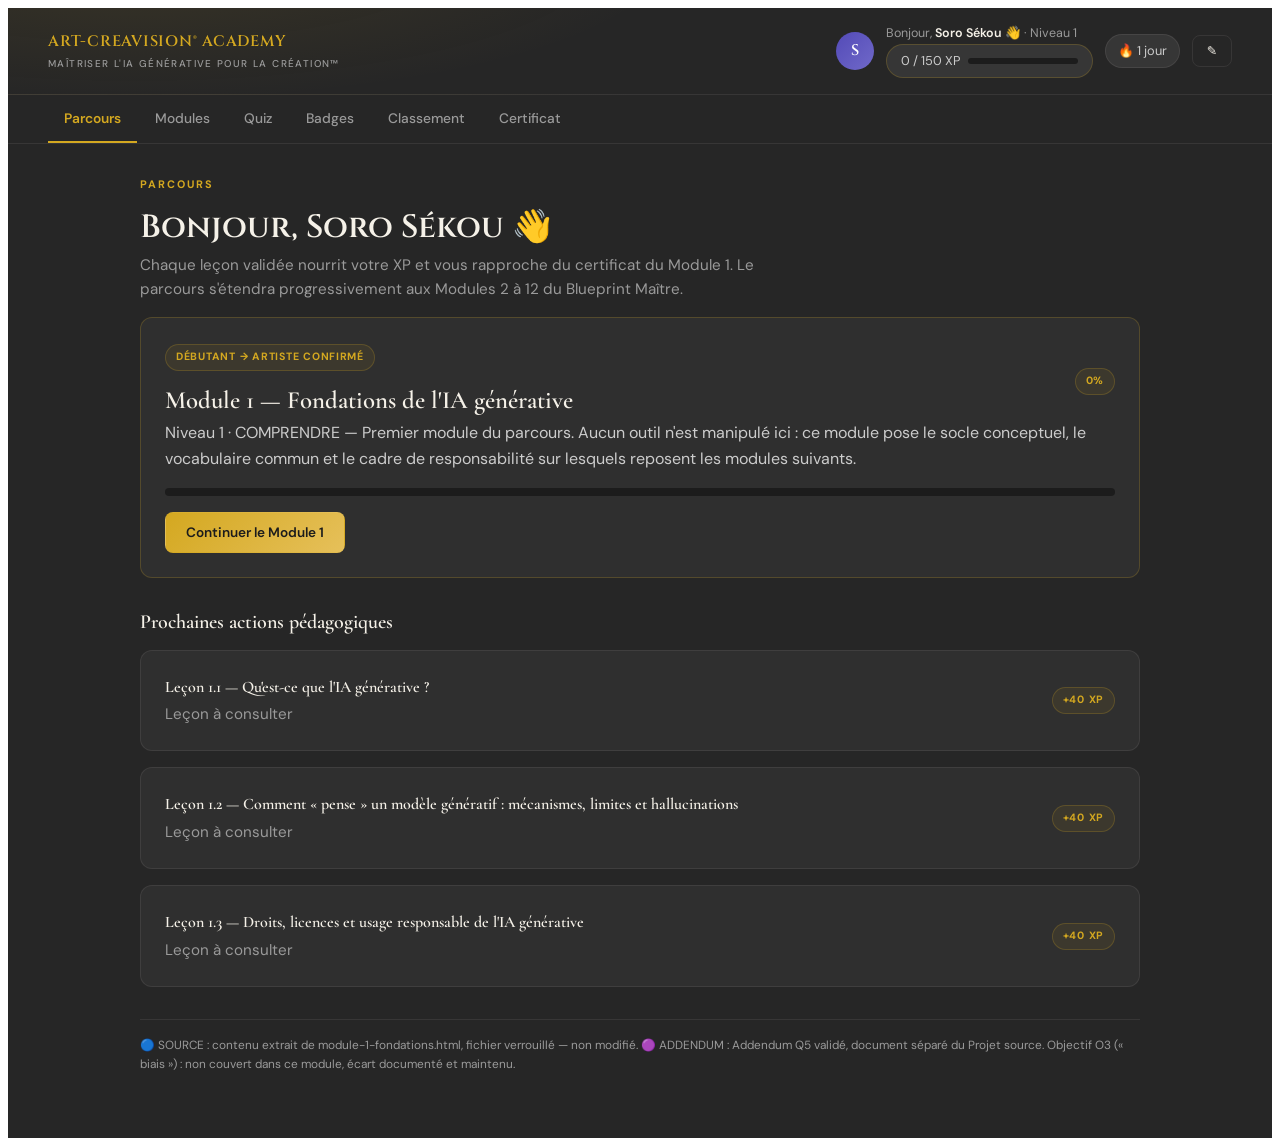
<file: academy/index.html>
<!DOCTYPE html>
<html lang="fr">
<head>
<meta charset="UTF-8">
<meta name="viewport" content="width=device-width, initial-scale=1.0">
<title>ART-CREAVISION® ACADEMY</title>
<meta name="description" content="Académie ART-CREAVISION® — Module 1 : Fondations de l'IA générative.">
<link rel="preconnect" href="https://fonts.googleapis.com">
<link rel="preconnect" href="https://fonts.gstatic.com" crossorigin>
<link href="https://fonts.googleapis.com/css2?family=Cinzel:wght@500;600;700&family=Cormorant+Garamond:ital,wght@0,500;0,600;1,500&family=DM+Sans:ital,wght@0,400;0,500;0,700;1,400&display=swap" rel="stylesheet">
<link rel="stylesheet" href="academy.css">
</head>
<body>
  <div class="acv-app">
    <div class="acv-shell">
      <header class="acv-header" id="acv-header"></header>
      <nav class="acv-nav" id="acv-nav"></nav>
      <main class="acv-main" id="acv-main"></main>
    </div>
  </div>
  <div class="acv-toast" id="acv-toast"></div>

  <script src="data/module-1.js"></script>
  <script src="academy.js"></script>
</body>
</html>
</file>
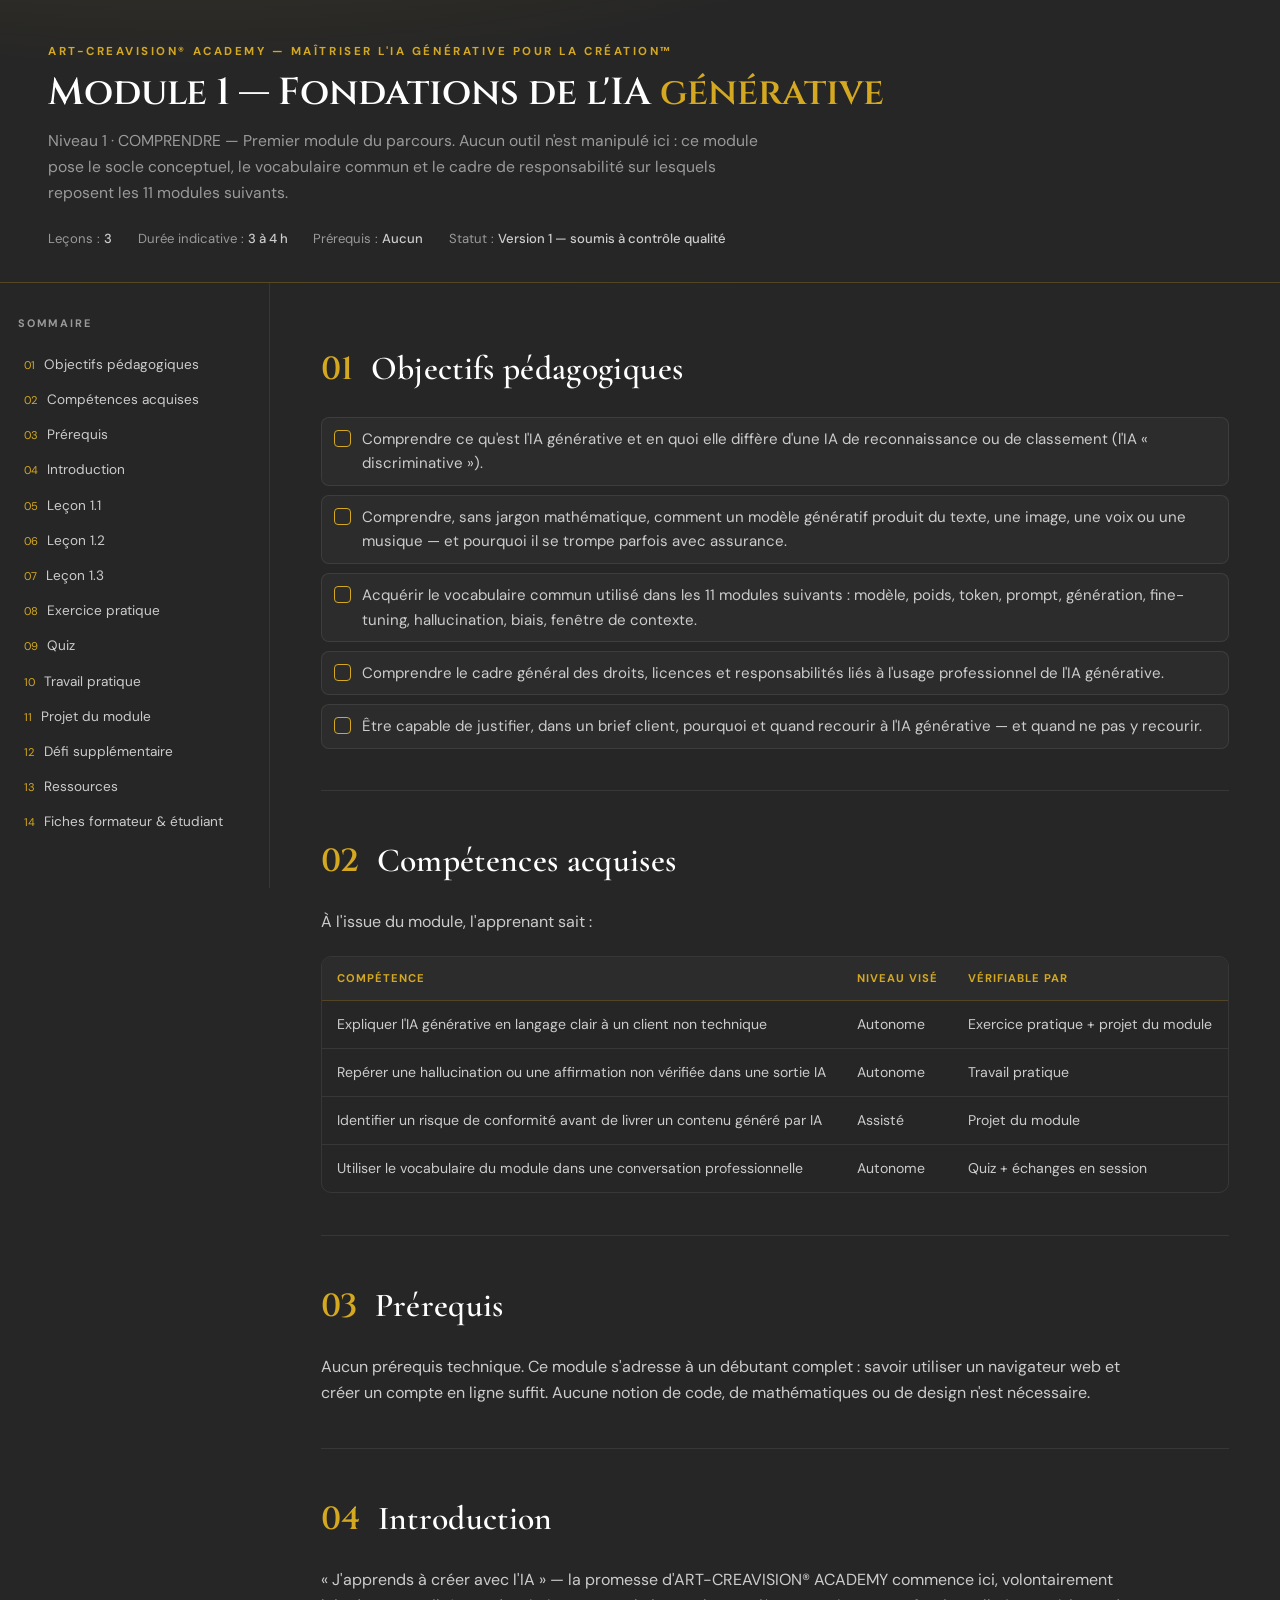
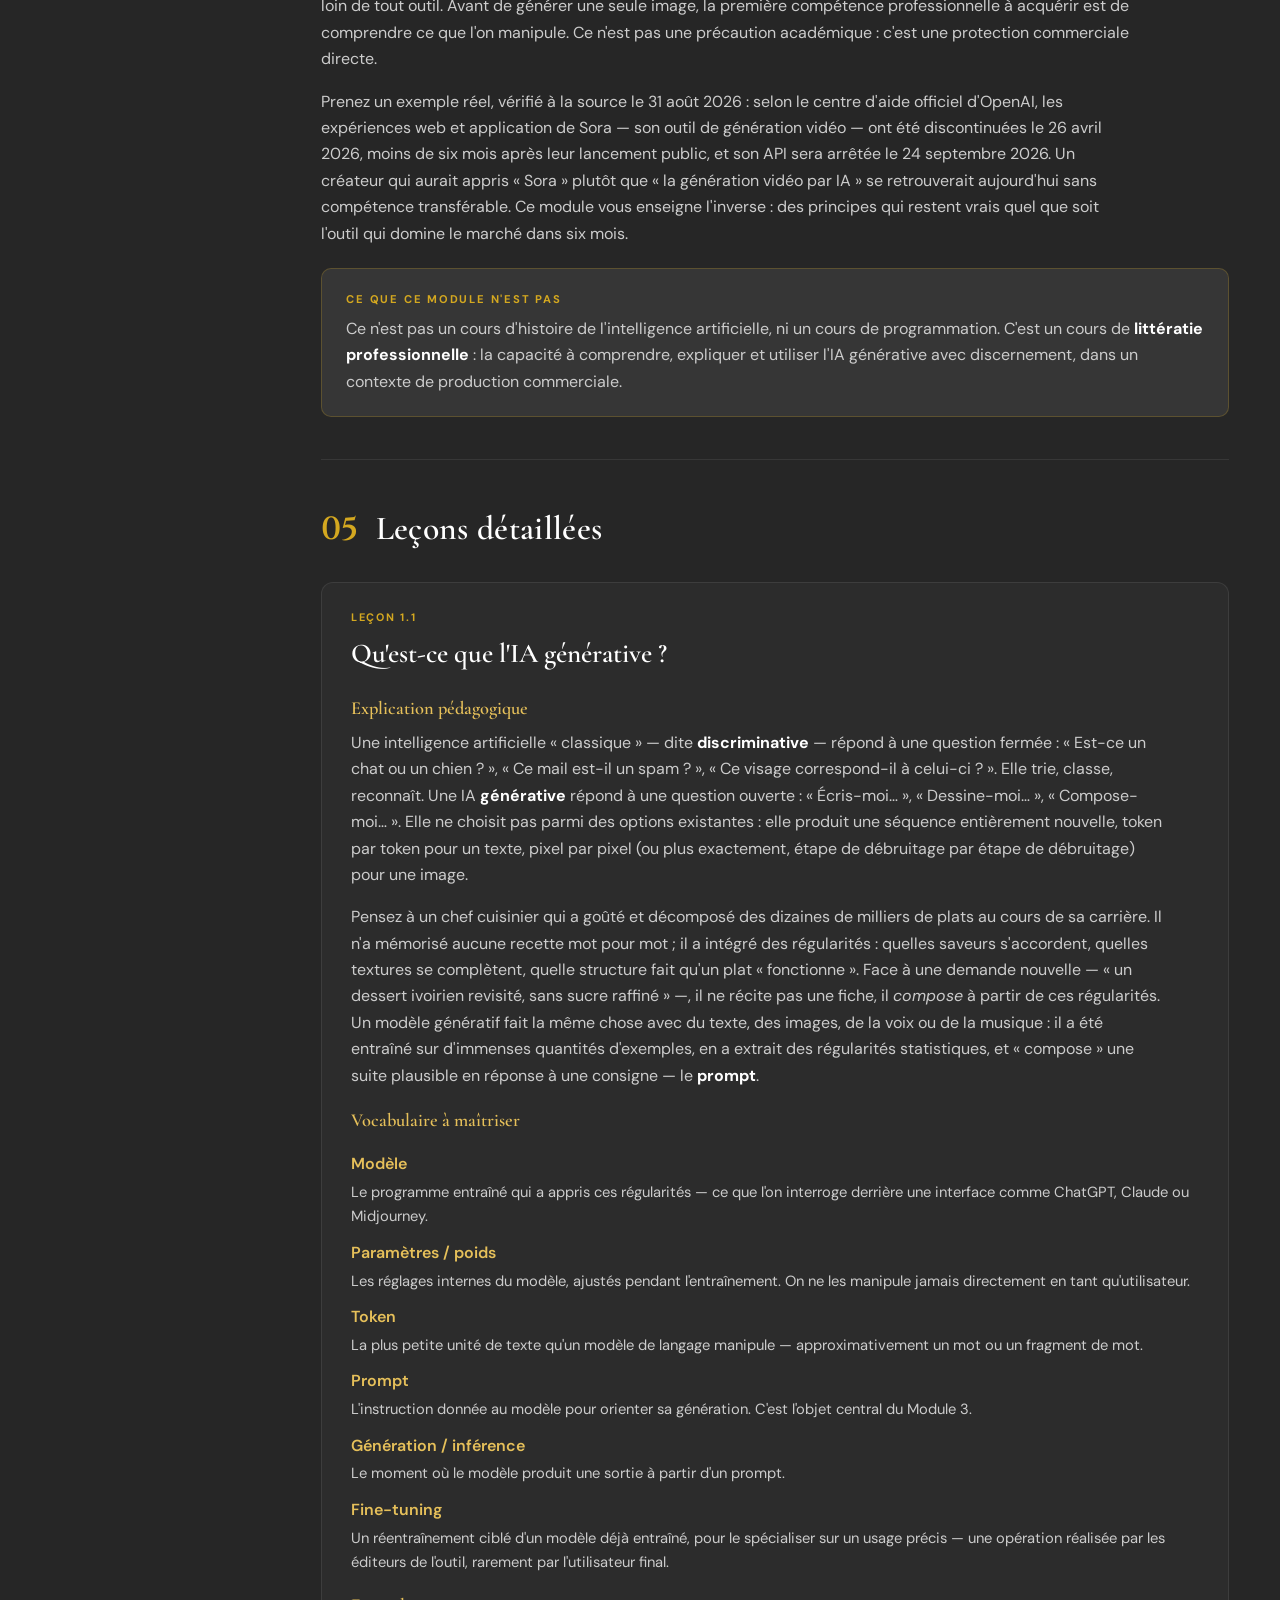
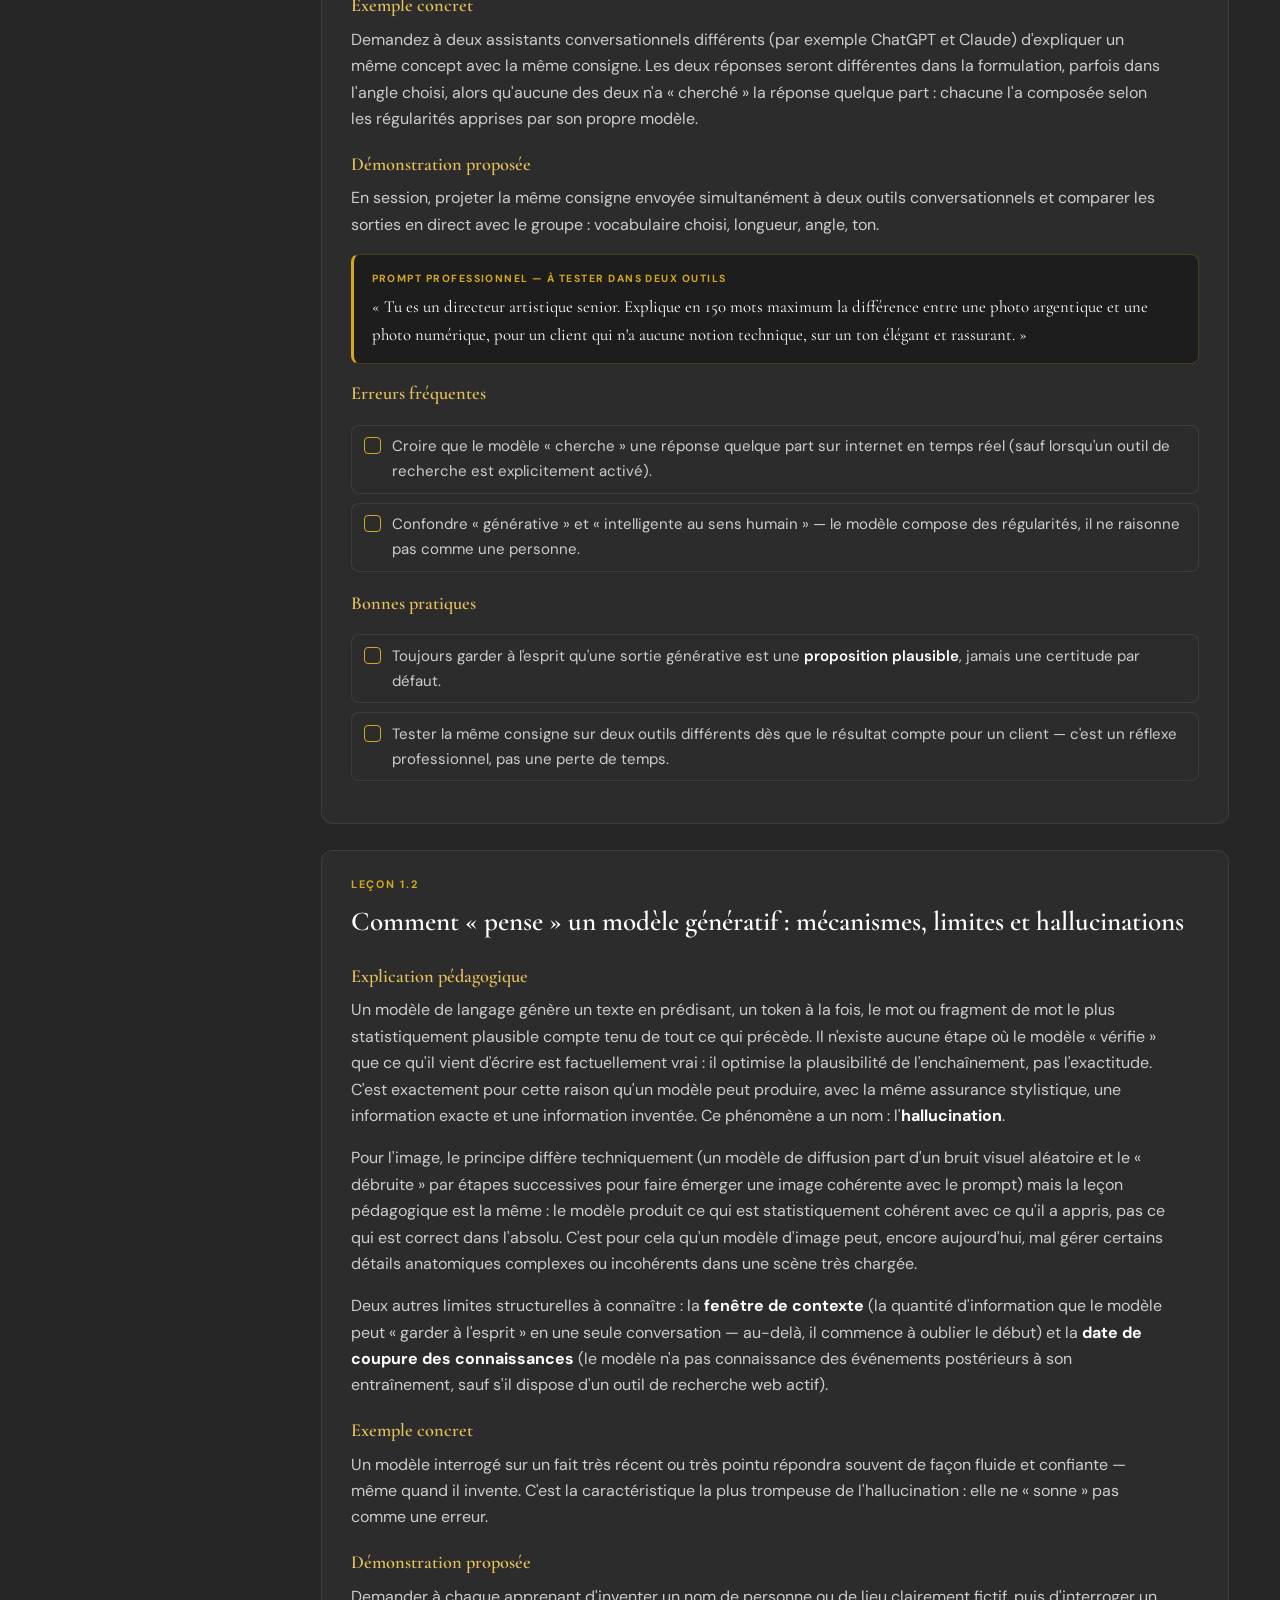
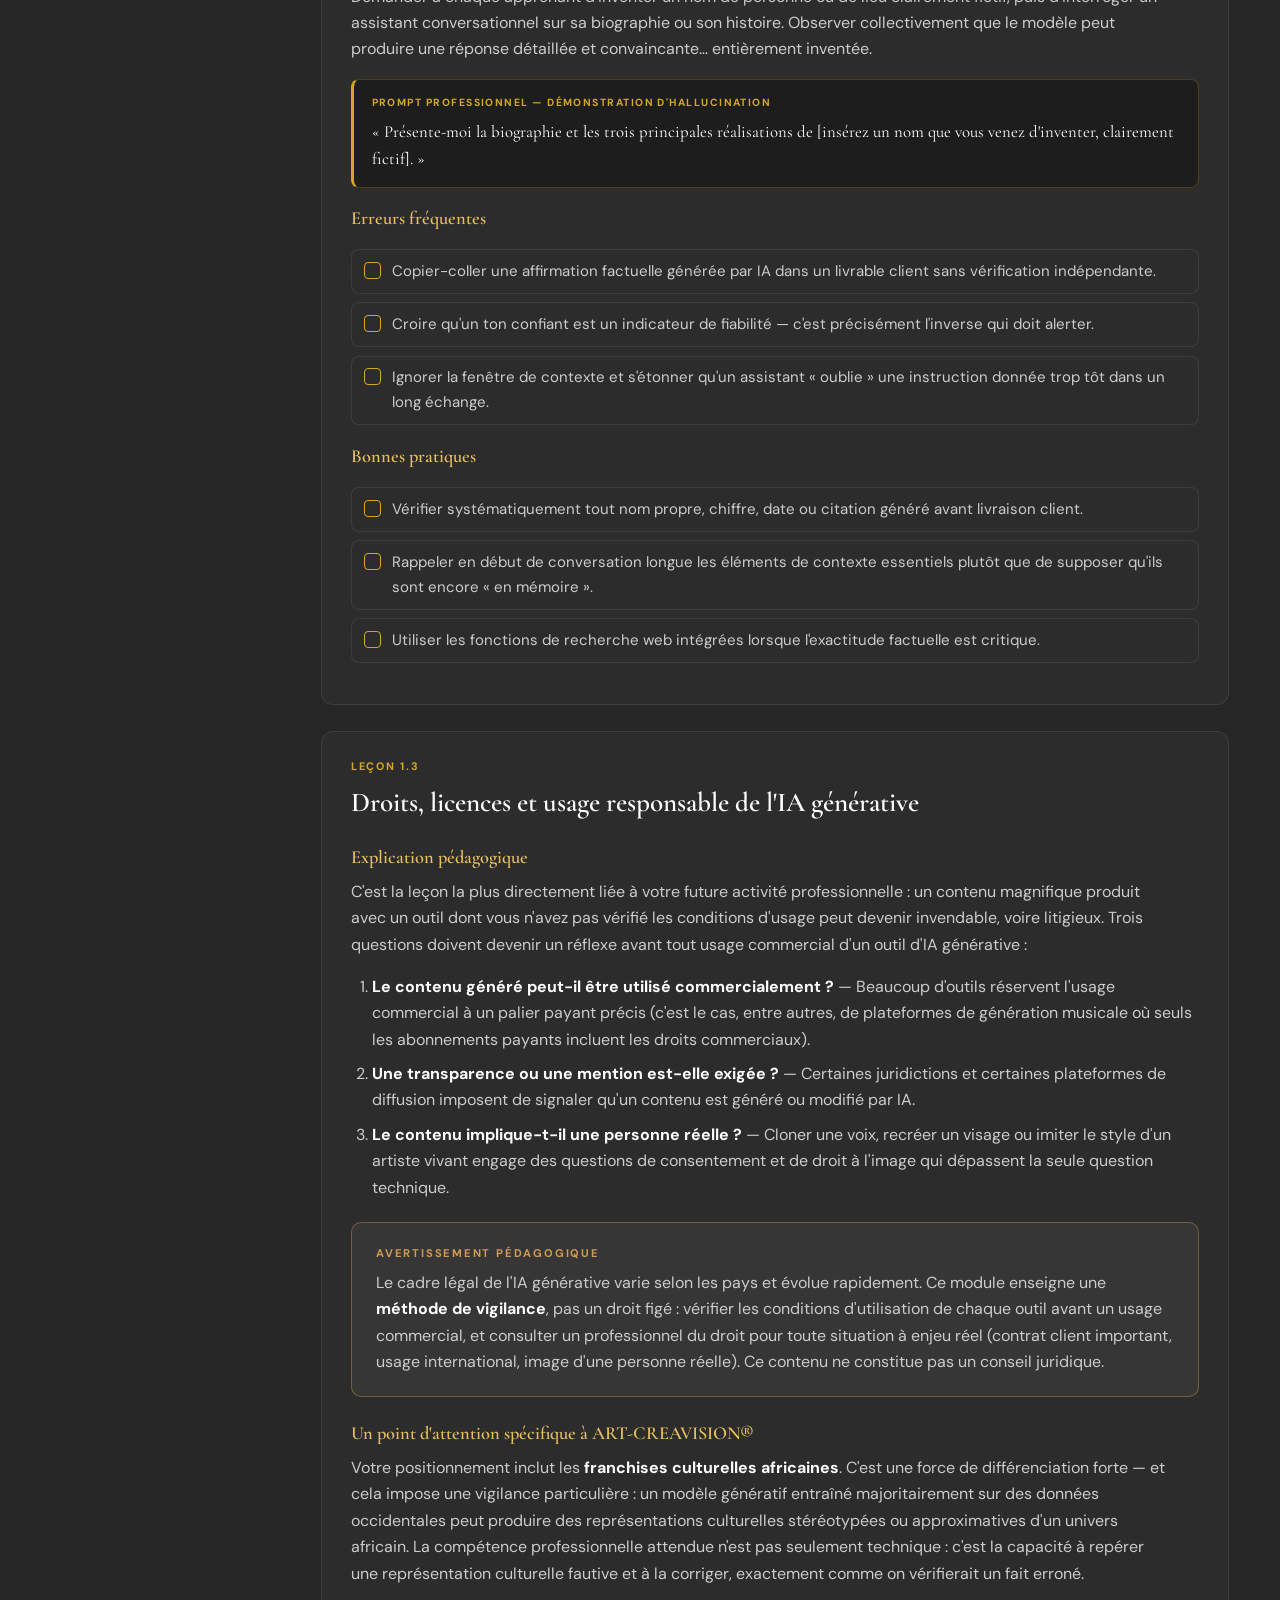
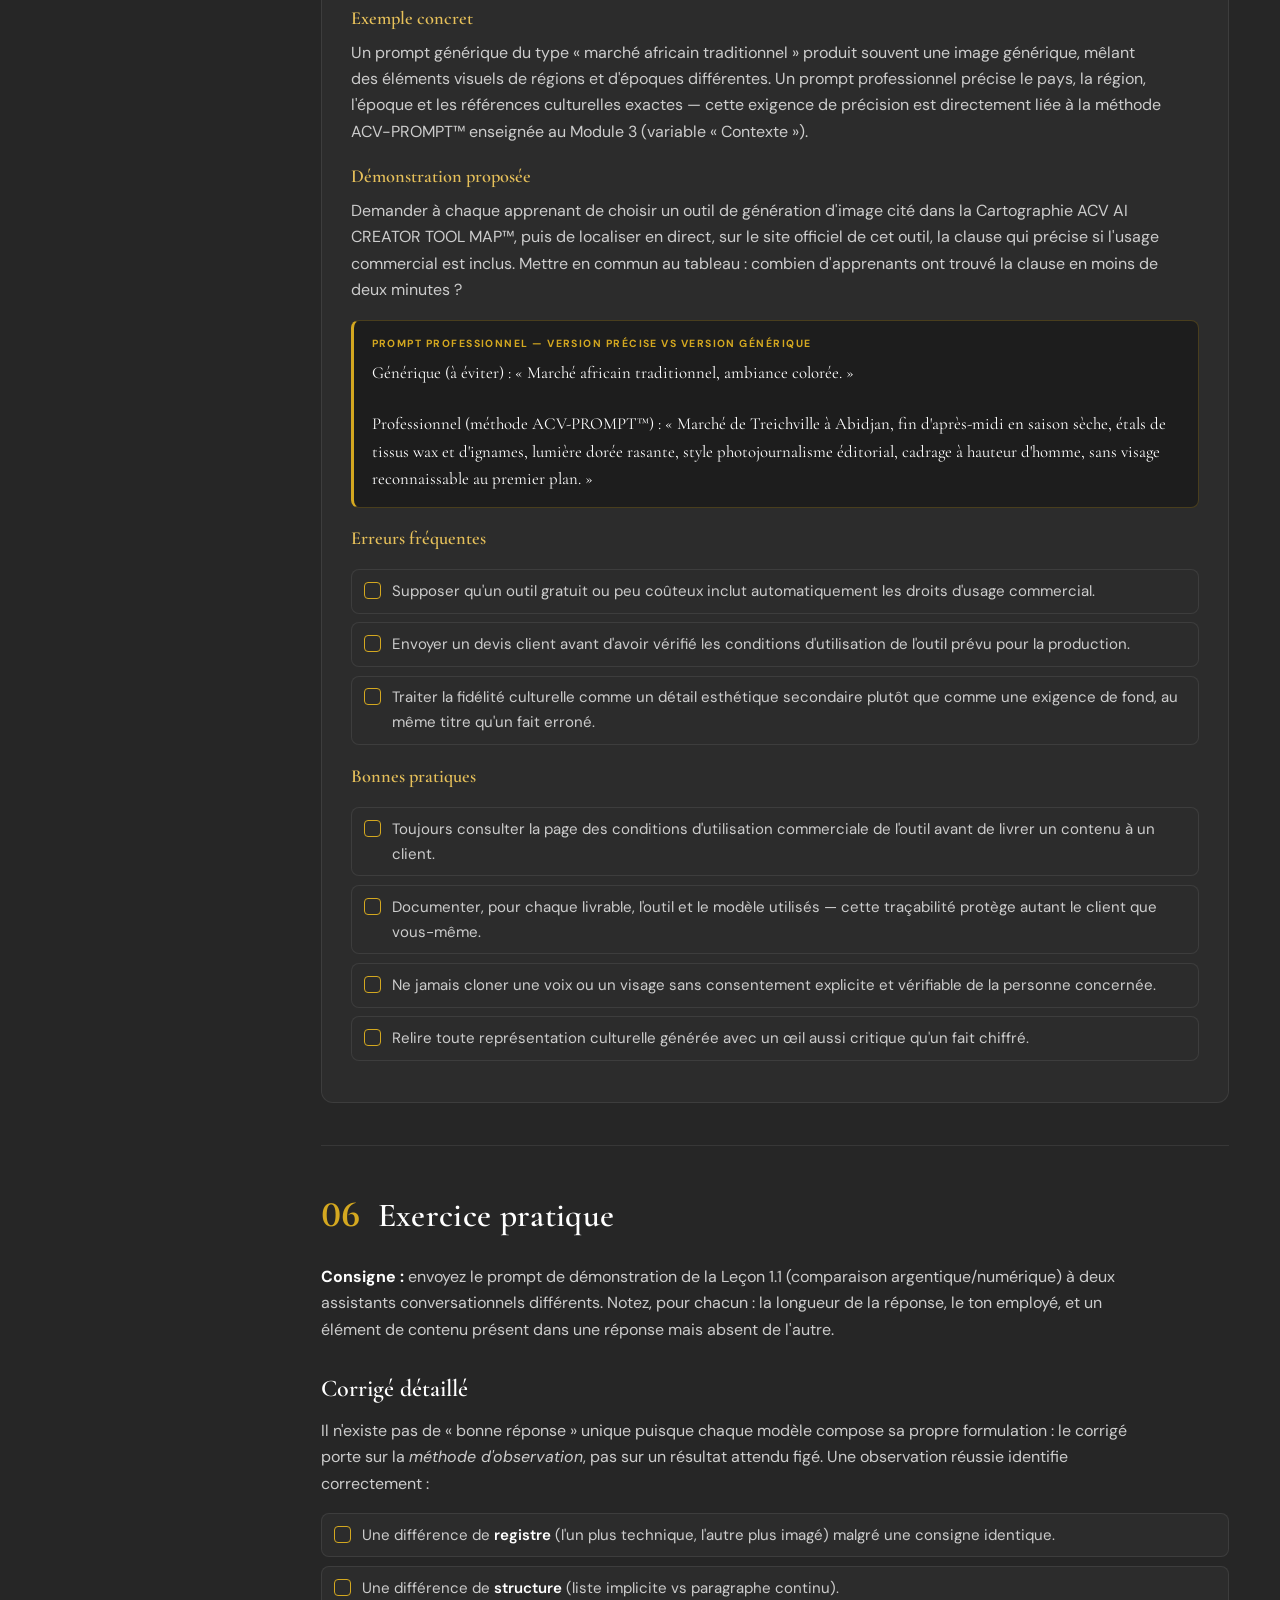
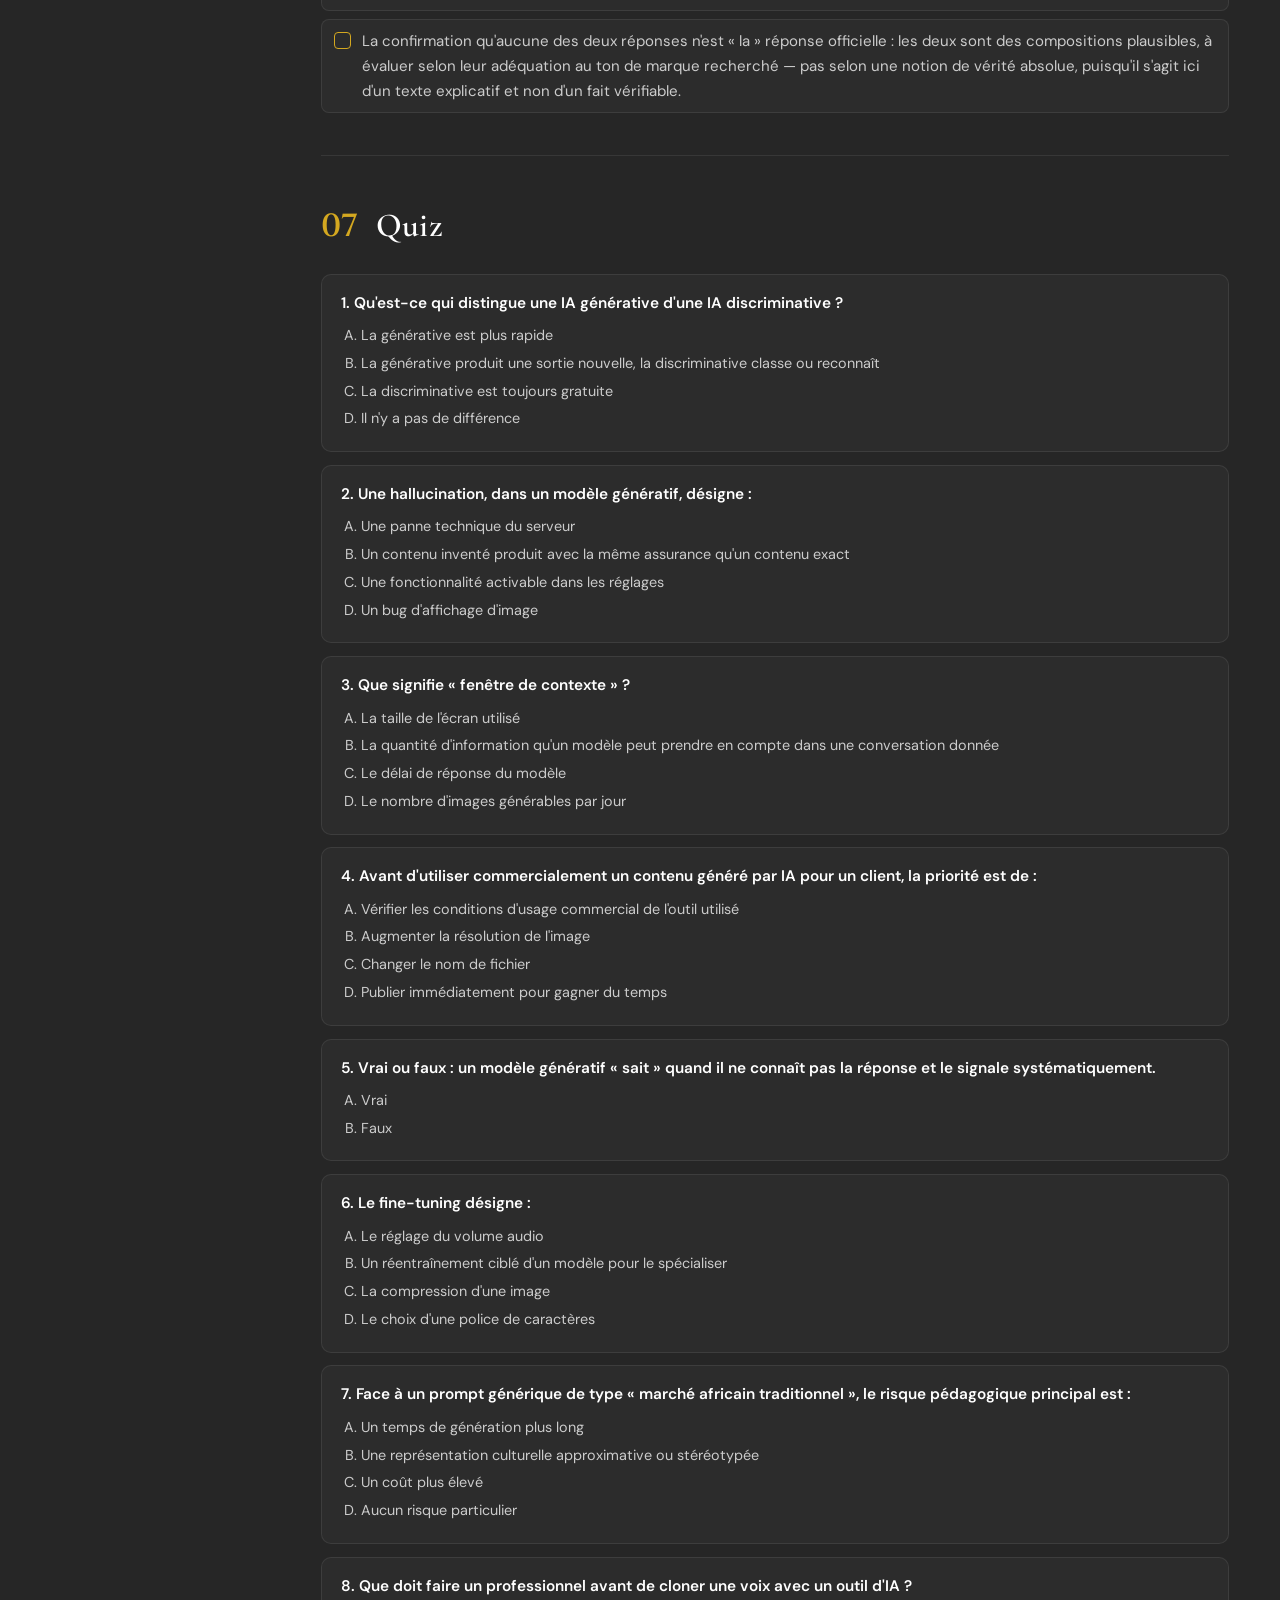
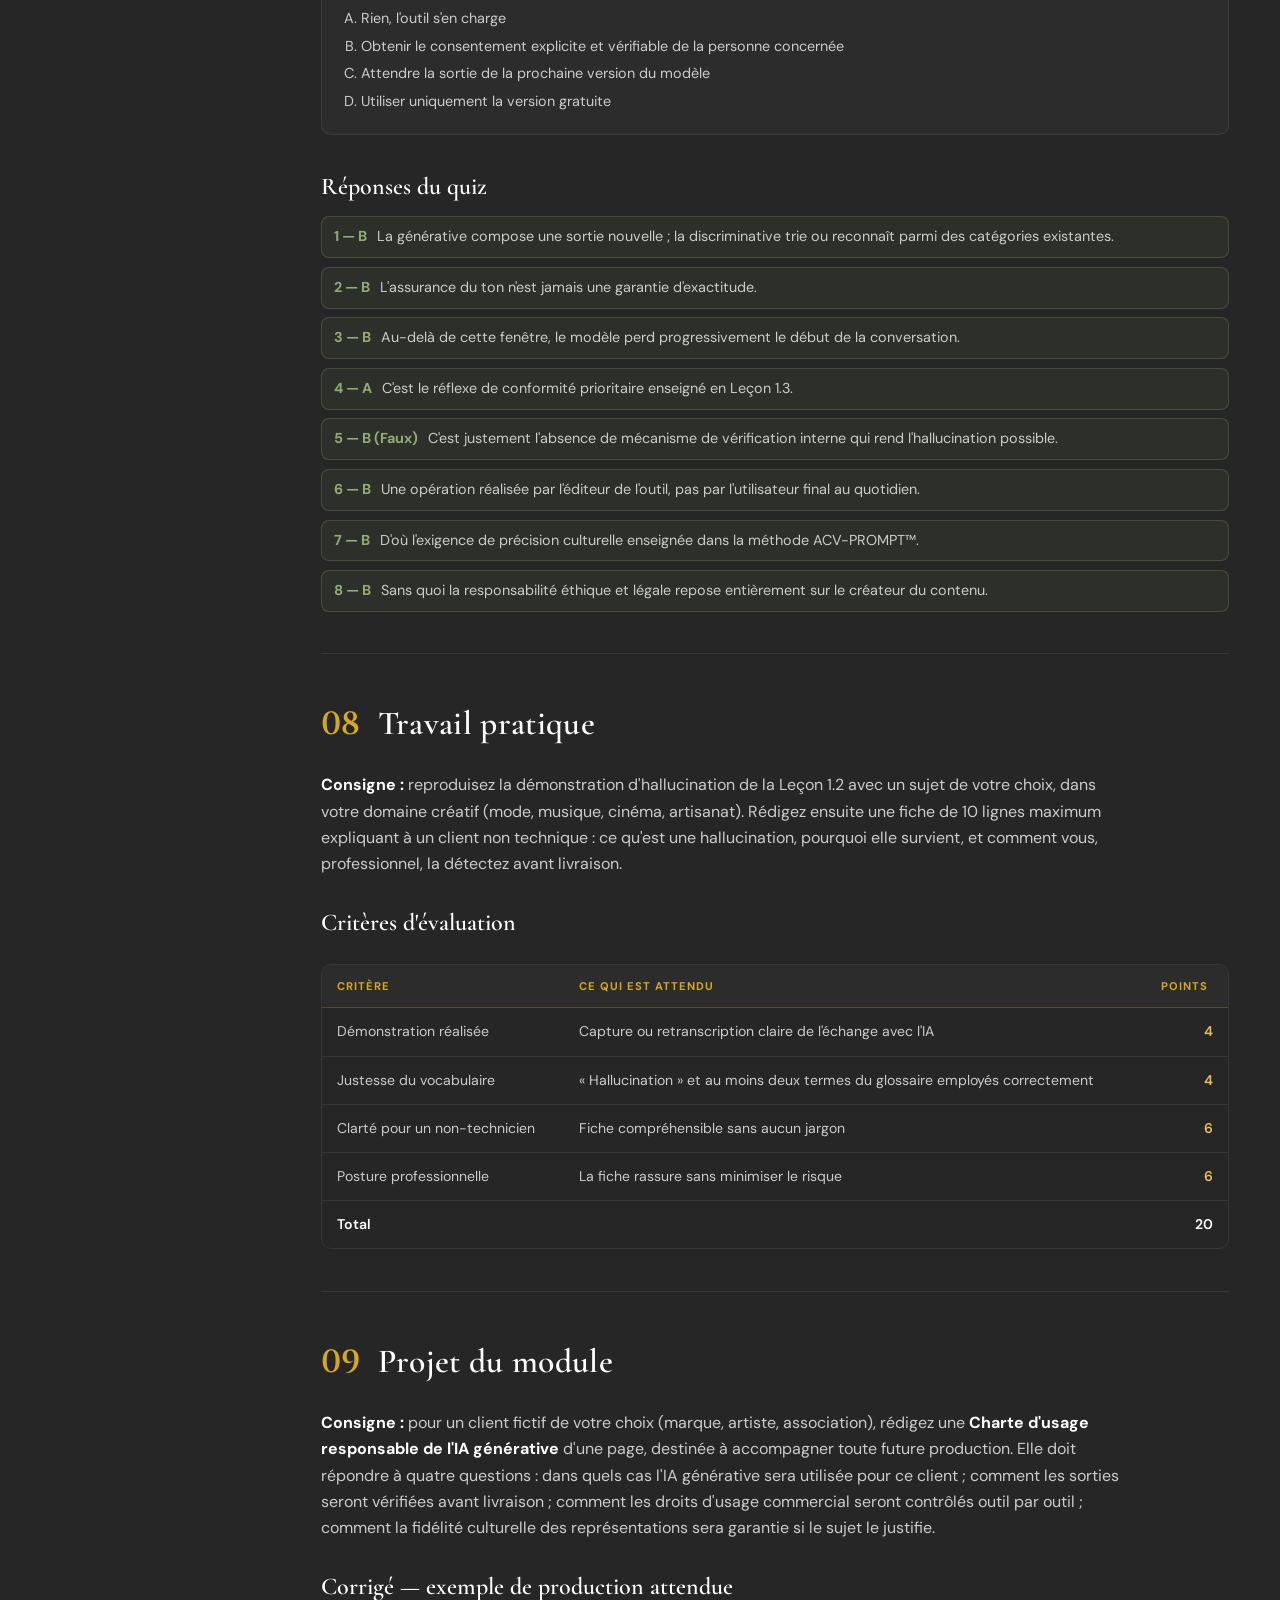
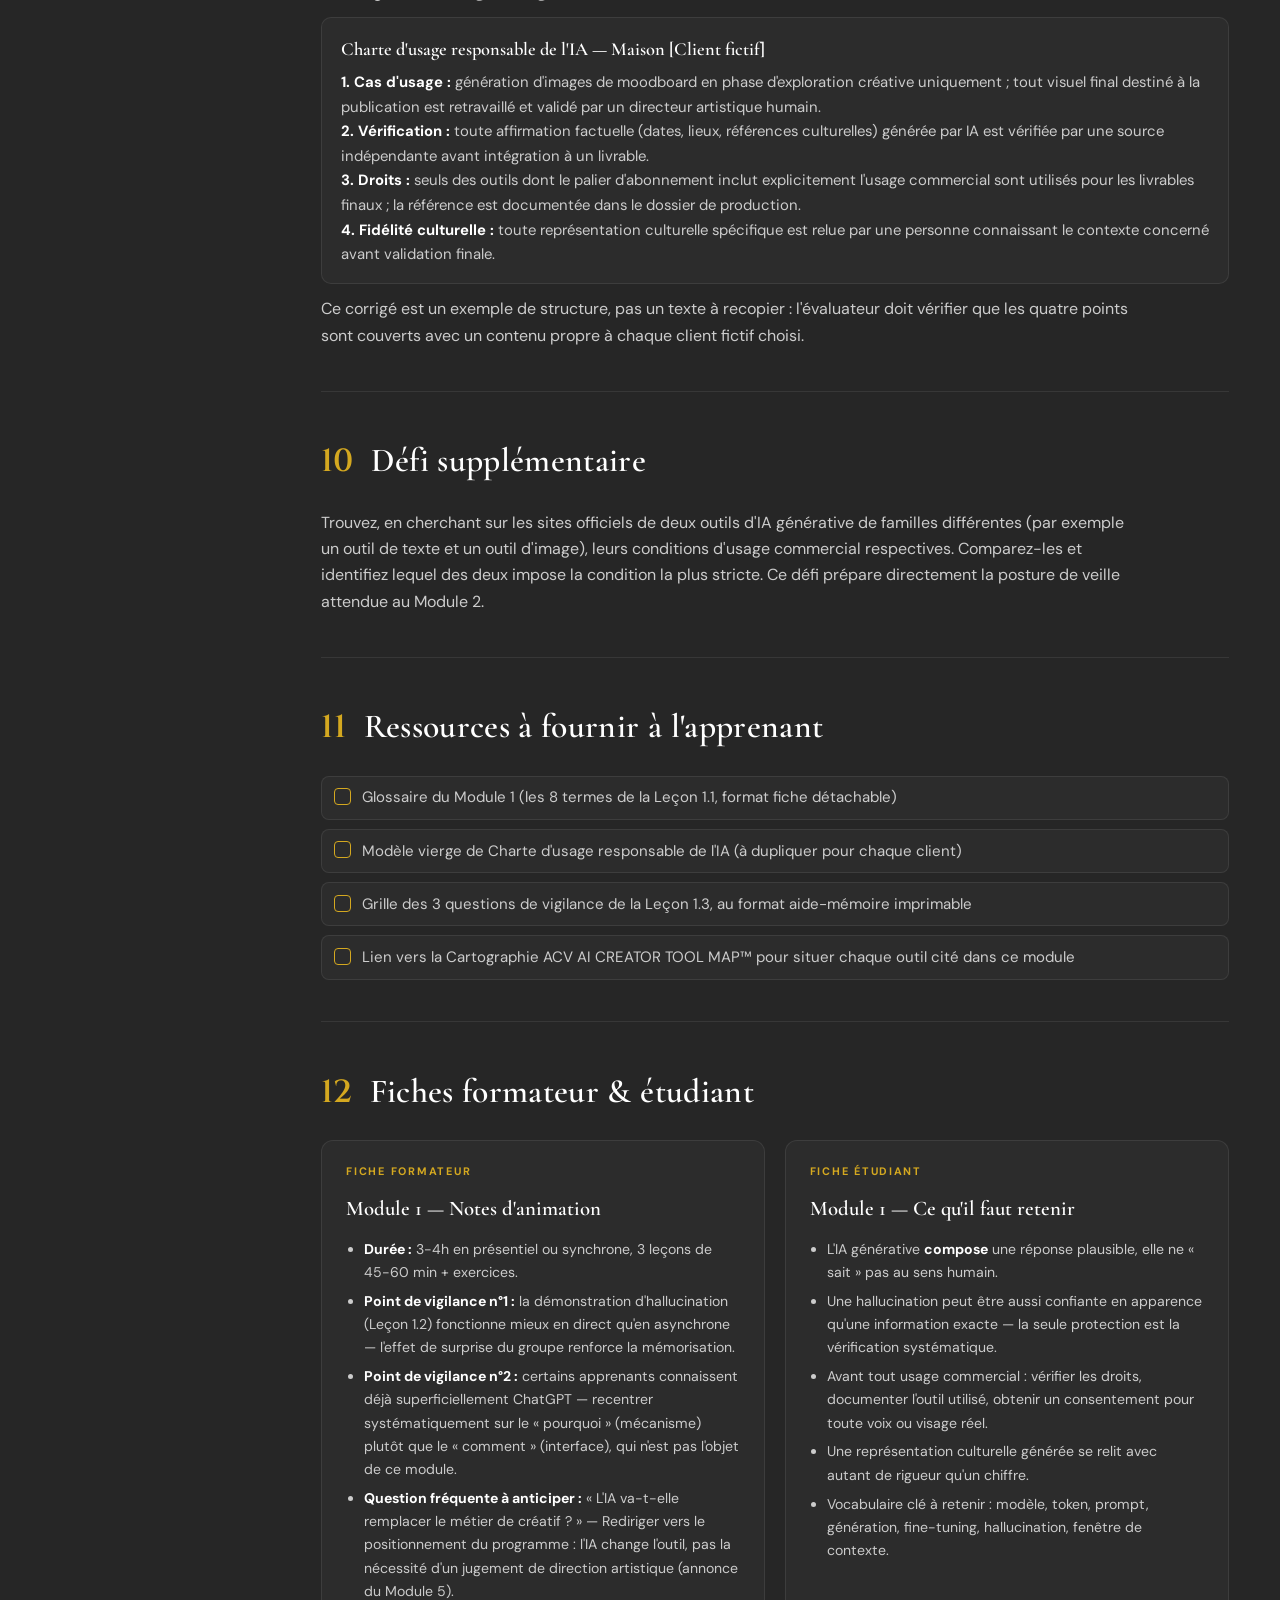
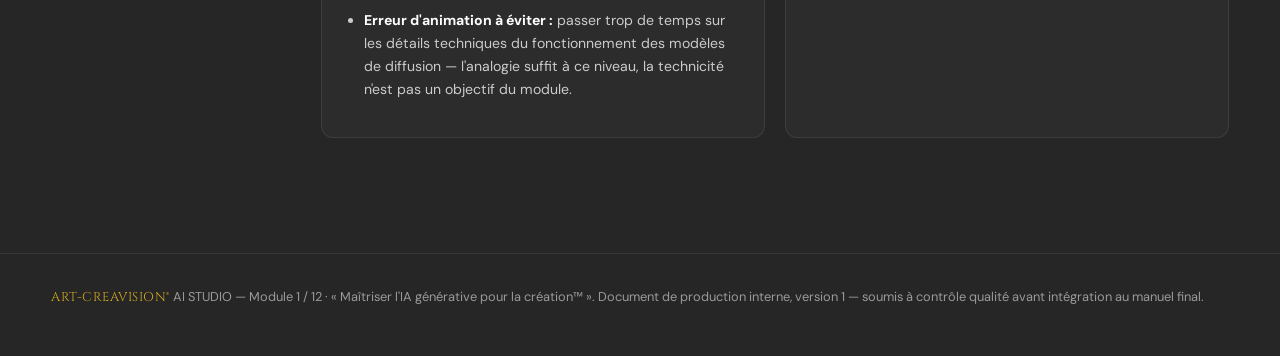
<file: academy/module-1/index.html>
<!DOCTYPE html>
<html lang="fr">
<head>
<meta charset="UTF-8">
<meta name="viewport" content="width=device-width, initial-scale=1.0">
<title>Module 1 — Fondations de l'IA générative</title>
<meta name="description" content="ART-CREAVISION® ACADEMY — Module 1 : Fondations de l'IA générative. Support de lecture complet.">
<link rel="preconnect" href="https://fonts.googleapis.com">
<link rel="preconnect" href="https://fonts.gstatic.com" crossorigin>
<style>
@import url('https://fonts.googleapis.com/css2?family=Cinzel:wght@500;600;700&family=Cormorant+Garamond:ital,wght@0,500;0,600;1,500&family=DM+Sans:ital,wght@0,400;0,500;0,700;1,400&display=swap');

:root{
  --bg:#262626; --bg-deep:#1d1d1d; --panel:#363636; --panel-2:#2c2c2c;
  --gold:#D4A820; --gold-soft:#e6c05a; --white:#FFFFFF; --body:#CCCCCC; --muted:#9a9a9a;
  --border:rgba(212,168,32,0.24); --border-soft:rgba(255,255,255,0.08);
  --ok:#93ac70; --warn:#cf9a52; --bad:#bd7264;
}
*{box-sizing:border-box;}
html{background:var(--bg);}
body{background:var(--bg);color:var(--body);font-family:'DM Sans',ui-sans-serif,system-ui,sans-serif;margin:0;line-height:1.65;}
::selection{background:var(--gold);color:#1a1a1a;}
h1,h2,h3,h4{text-wrap:balance;margin:0;}
.chapter-num{font-family:'Cinzel',serif;color:var(--gold);font-weight:600;}
h2.section-title{font-family:'Cormorant Garamond',Georgia,serif;color:var(--white);font-weight:600;font-size:2.1rem;letter-spacing:0.01em;}
h3.sub-title{font-family:'Cormorant Garamond',Georgia,serif;color:var(--white);font-weight:600;font-size:1.5rem;margin-bottom:.6rem;}
h4.mini-title{font-family:'Cormorant Garamond',Georgia,serif;color:var(--gold-soft);font-weight:600;font-size:1.15rem;margin:0 0 .4rem;}
a{color:var(--gold-soft);}
.shell{display:grid;grid-template-columns:270px minmax(0,1fr);max-width:1280px;margin:0 auto;}
header.masthead{grid-column:1/-1;padding:2.6rem clamp(1.25rem,4vw,3rem) 2rem;border-bottom:1px solid var(--border);
  background:radial-gradient(1200px 300px at 15% -40%, rgba(212,168,32,0.10), transparent 60%), var(--bg);}
.eyebrow{font-size:.72rem;letter-spacing:.22em;text-transform:uppercase;color:var(--gold);font-weight:700;}
.masthead h1{font-family:'Cinzel',serif;color:var(--white);font-weight:600;font-size:clamp(1.5rem,3.2vw,2.35rem);margin-top:.55rem;line-height:1.25;}
.masthead h1 em{font-style:normal;color:var(--gold);}
.masthead .sub{margin-top:.75rem;color:var(--muted);font-size:.98rem;max-width:66ch;}
.masthead .meta{margin-top:1.4rem;display:flex;gap:1.6rem;flex-wrap:wrap;font-size:.82rem;color:var(--muted);}
.masthead .meta strong{color:var(--body);font-weight:500;}
nav.toc{border-right:1px solid var(--border-soft);padding:2rem 1.1rem 3rem;align-self:start;position:sticky;top:0;max-height:100vh;overflow-y:auto;}
nav.toc .toc-label{font-size:.68rem;letter-spacing:.18em;text-transform:uppercase;color:var(--muted);margin-bottom:.9rem;font-weight:700;}
nav.toc ol{list-style:none;margin:0;padding:0;counter-reset:toc;}
nav.toc li{counter-increment:toc;}
nav.toc a{display:flex;gap:.55rem;align-items:baseline;text-decoration:none;color:var(--body);font-size:.85rem;padding:.4rem .4rem;border-radius:6px;transition:background .15s,color .15s;}
nav.toc a:hover{background:var(--panel);color:var(--white);}
nav.toc a::before{content:counter(toc,decimal-leading-zero);font-size:.7rem;color:var(--gold);font-variant-numeric:tabular-nums;flex:none;}
nav.toc .toc-sep{margin:1.1rem 0;border:0;border-top:1px solid var(--border-soft);}
main{padding:2.6rem clamp(1.25rem,4vw,3.2rem) 6rem;min-width:0;}
section{padding-top:2.6rem;margin-top:2.6rem;border-top:1px solid var(--border-soft);scroll-margin-top:1.5rem;}
section:first-of-type{border-top:none;margin-top:1rem;padding-top:0;}
.section-head{display:flex;gap:1.1rem;align-items:baseline;margin-bottom:1.3rem;}
.section-head .chapter-num{font-size:2rem;line-height:1;}
p{margin:0 0 1rem;max-width:74ch;}
p:last-child{margin-bottom:0;}
.callout{background:var(--panel);border:1px solid var(--border);border-radius:10px;padding:1.3rem 1.5rem;margin:1.3rem 0;}
.callout .callout-label{font-size:.7rem;letter-spacing:.16em;text-transform:uppercase;color:var(--gold);font-weight:700;margin-bottom:.5rem;}
.callout p{max-width:none;}
.callout.legal{border-color:rgba(207,154,82,.4);}
.callout.legal .callout-label{color:var(--warn);}
.tag{display:inline-flex;align-items:center;gap:.35rem;font-size:.68rem;letter-spacing:.08em;text-transform:uppercase;font-weight:700;padding:.24rem .55rem;border-radius:999px;border:1px solid transparent;white-space:nowrap;}
.tag.ok{color:var(--ok);border-color:rgba(147,172,112,.4);background:rgba(147,172,112,.08);}
.tag.warn{color:var(--warn);border-color:rgba(207,154,82,.4);background:rgba(207,154,82,.08);}
.tag.bad{color:var(--bad);border-color:rgba(189,114,100,.4);background:rgba(189,114,100,.08);}
.tag.gold{color:var(--gold);border-color:var(--border);background:rgba(212,168,32,.08);}
.stack{display:flex;flex-direction:column;gap:.9rem;margin:1.1rem 0;}
.item{background:var(--panel-2);border:1px solid var(--border-soft);border-radius:10px;padding:1rem 1.15rem;}
.item-head{display:flex;justify-content:space-between;gap:1rem;align-items:baseline;margin-bottom:.4rem;flex-wrap:wrap;}
.item-head h4{font-family:'Cormorant Garamond',serif;color:var(--white);font-size:1.15rem;font-weight:600;}
.item p{font-size:.93rem;margin:0;color:var(--body);max-width:none;}
ul.checklist{list-style:none;margin:1rem 0;padding:0;display:flex;flex-direction:column;gap:.55rem;}
ul.checklist li{display:flex;gap:.7rem;align-items:flex-start;font-size:.94rem;padding:.55rem .75rem;background:var(--panel-2);border-radius:8px;border:1px solid var(--border-soft);}
ul.checklist li::before{content:"";flex:none;width:15px;height:15px;margin-top:.18rem;border-radius:4px;border:1.5px solid var(--gold);background:transparent;}
ul.checklist li b{color:var(--white);font-weight:600;}
.table-wrap{overflow-x:auto;margin:1.3rem 0;border:1px solid var(--border-soft);border-radius:10px;}
table{width:100%;border-collapse:collapse;font-size:.88rem;min-width:520px;}
thead th{text-align:left;font-size:.7rem;letter-spacing:.09em;text-transform:uppercase;color:var(--gold);background:var(--panel-2);padding:.75rem .9rem;border-bottom:1px solid var(--border);white-space:nowrap;}
tbody td{padding:.75rem .9rem;border-bottom:1px solid var(--border-soft);vertical-align:top;color:var(--body);}
tbody tr:last-child td{border-bottom:none;}
td.num,th.num{font-variant-numeric:tabular-nums;color:var(--muted);}
td strong,table strong{color:var(--white);font-weight:600;}
footer{border-top:1px solid var(--border-soft);padding:2rem clamp(1.25rem,4vw,3.2rem) 3rem;font-size:.8rem;color:var(--muted);grid-column:1/-1;}
footer .brand{color:var(--gold);font-family:'Cinzel',serif;letter-spacing:.04em;}
@media (max-width:860px){
  .shell{grid-template-columns:1fr;}
  nav.toc{position:static;max-height:none;border-right:none;border-bottom:1px solid var(--border-soft);padding:1.2rem 1.25rem;}
  nav.toc ol{display:flex;flex-wrap:wrap;gap:.3rem;}
  nav.toc li{flex:none;}
  nav.toc .toc-sep{display:none;}
}
@media (prefers-reduced-motion:reduce){*{transition:none!important;}}

/* ---- module-specific components ---- */
.lesson{background:var(--panel-2);border:1px solid var(--border-soft);border-radius:12px;padding:1.6rem clamp(1.1rem,3vw,1.8rem);margin:1.6rem 0;}
.lesson-eyebrow{font-size:.68rem;letter-spacing:.16em;text-transform:uppercase;color:var(--gold);font-weight:700;margin-bottom:.35rem;}
.lesson h3{font-family:'Cormorant Garamond',serif;color:var(--white);font-weight:600;font-size:1.7rem;margin-bottom:1rem;}
.prompt-block{background:var(--bg-deep);border:1px solid var(--border);border-left:3px solid var(--gold);border-radius:8px;padding:.9rem 1.1rem;margin:.9rem 0;font-size:.9rem;}
.prompt-block .p-label{font-size:.65rem;letter-spacing:.14em;text-transform:uppercase;color:var(--gold);font-weight:700;margin-bottom:.4rem;}
.prompt-block em{color:var(--white);font-style:normal;font-family:'Cormorant Garamond',serif;font-size:1.05rem;}
.two-col{display:grid;grid-template-columns:1fr 1fr;gap:1rem;margin:1rem 0;}
@media (max-width:700px){.two-col{grid-template-columns:1fr;}}
.quiz-item{background:var(--panel-2);border:1px solid var(--border-soft);border-radius:10px;padding:1rem 1.2rem;margin-bottom:.8rem;}
.quiz-item .q{color:var(--white);font-weight:600;margin-bottom:.5rem;font-size:.96rem;}
.quiz-item ol{margin:0;padding-left:1.2rem;font-size:.9rem;}
.quiz-item ol li{margin-bottom:.25rem;}
.quiz-answer{display:flex;gap:.6rem;align-items:baseline;font-size:.9rem;padding:.5rem .75rem;border-radius:8px;background:rgba(147,172,112,.07);border:1px solid rgba(147,172,112,.25);margin-bottom:.55rem;}
.quiz-answer b{color:var(--ok);flex:none;}
.rubric td:last-child{text-align:right;font-variant-numeric:tabular-nums;color:var(--gold-soft);font-weight:600;white-space:nowrap;}
.sheet-grid{display:grid;grid-template-columns:1fr 1fr;gap:1.2rem;margin:1.2rem 0;}
@media (max-width:800px){.sheet-grid{grid-template-columns:1fr;}}
.sheet{background:var(--panel-2);border:1px solid var(--border-soft);border-radius:12px;padding:1.4rem 1.5rem;}
.sheet .sheet-label{font-size:.68rem;letter-spacing:.16em;text-transform:uppercase;color:var(--gold);font-weight:700;margin-bottom:.7rem;}
.sheet h4{font-family:'Cormorant Garamond',serif;color:var(--white);font-size:1.3rem;font-weight:600;margin-bottom:.7rem;}
.sheet ul{margin:0 0 .8rem;padding-left:1.1rem;font-size:.88rem;}
.sheet ul li{margin-bottom:.35rem;}
.glossary dt{color:var(--gold-soft);font-weight:600;font-family:'DM Sans',sans-serif;margin-top:.7rem;}
.glossary dd{margin:.15rem 0 0;font-size:.92rem;}
</style>
</head>
<body>

<div class="shell">
  <header class="masthead">
    <div class="eyebrow">ART-CREAVISION® ACADEMY — Maîtriser l'IA générative pour la création™</div>
    <h1>Module 1 — Fondations de l'IA <em>générative</em></h1>
    <p class="sub">Niveau 1 · COMPRENDRE — Premier module du parcours. Aucun outil n'est manipulé ici : ce module pose le socle conceptuel, le vocabulaire commun et le cadre de responsabilité sur lesquels reposent les 11 modules suivants.</p>
    <div class="meta">
      <span>Leçons&nbsp;: <strong>3</strong></span>
      <span>Durée indicative&nbsp;: <strong>3 à 4&nbsp;h</strong></span>
      <span>Prérequis&nbsp;: <strong>Aucun</strong></span>
      <span>Statut&nbsp;: <strong>Version 1 — soumis à contrôle qualité</strong></span>
    </div>
  </header>

  <nav class="toc">
    <div class="toc-label">Sommaire</div>
    <ol>
      <li><a href="#objectifs">Objectifs pédagogiques</a></li>
      <li><a href="#competences">Compétences acquises</a></li>
      <li><a href="#prerequis">Prérequis</a></li>
      <li><a href="#intro">Introduction</a></li>
      <li><a href="#lecon1">Leçon 1.1</a></li>
      <li><a href="#lecon2">Leçon 1.2</a></li>
      <li><a href="#lecon3">Leçon 1.3</a></li>
      <li><a href="#exercice">Exercice pratique</a></li>
      <li><a href="#quiz">Quiz</a></li>
      <li><a href="#travail">Travail pratique</a></li>
      <li><a href="#projet">Projet du module</a></li>
      <li><a href="#defi">Défi supplémentaire</a></li>
      <li><a href="#ressources">Ressources</a></li>
      <li><a href="#fiches">Fiches formateur &amp; étudiant</a></li>
    </ol>
  </nav>

  <main>

    <section id="objectifs">
      <div class="section-head"><span class="chapter-num">01</span><h2 class="section-title">Objectifs pédagogiques</h2></div>
      <ul class="checklist">
        <li><span>Comprendre ce qu'est l'IA générative et en quoi elle diffère d'une IA de reconnaissance ou de classement (l'IA « discriminative »).</span></li>
        <li><span>Comprendre, sans jargon mathématique, comment un modèle génératif produit du texte, une image, une voix ou une musique — et pourquoi il se trompe parfois avec assurance.</span></li>
        <li><span>Acquérir le vocabulaire commun utilisé dans les 11 modules suivants&nbsp;: modèle, poids, token, prompt, génération, fine-tuning, hallucination, biais, fenêtre de contexte.</span></li>
        <li><span>Comprendre le cadre général des droits, licences et responsabilités liés à l'usage professionnel de l'IA générative.</span></li>
        <li><span>Être capable de justifier, dans un brief client, pourquoi et quand recourir à l'IA générative — et quand ne pas y recourir.</span></li>
      </ul>
    </section>

    <section id="competences">
      <div class="section-head"><span class="chapter-num">02</span><h2 class="section-title">Compétences acquises</h2></div>
      <p>À l'issue du module, l'apprenant sait&nbsp;:</p>
      <div class="table-wrap">
        <table>
          <thead><tr><th>Compétence</th><th>Niveau visé</th><th>Vérifiable par</th></tr></thead>
          <tbody>
            <tr><td>Expliquer l'IA générative en langage clair à un client non technique</td><td>Autonome</td><td>Exercice pratique + projet du module</td></tr>
            <tr><td>Repérer une hallucination ou une affirmation non vérifiée dans une sortie IA</td><td>Autonome</td><td>Travail pratique</td></tr>
            <tr><td>Identifier un risque de conformité avant de livrer un contenu généré par IA</td><td>Assisté</td><td>Projet du module</td></tr>
            <tr><td>Utiliser le vocabulaire du module dans une conversation professionnelle</td><td>Autonome</td><td>Quiz + échanges en session</td></tr>
          </tbody>
        </table>
      </div>
    </section>

    <section id="prerequis">
      <div class="section-head"><span class="chapter-num">03</span><h2 class="section-title">Prérequis</h2></div>
      <p>Aucun prérequis technique. Ce module s'adresse à un débutant complet&nbsp;: savoir utiliser un navigateur web et créer un compte en ligne suffit. Aucune notion de code, de mathématiques ou de design n'est nécessaire.</p>
    </section>

    <section id="intro">
      <div class="section-head"><span class="chapter-num">04</span><h2 class="section-title">Introduction</h2></div>
      <p>« J'apprends à créer avec l'IA » — la promesse d'ART-CREAVISION® ACADEMY commence ici, volontairement loin de tout outil. Avant de générer une seule image, la première compétence professionnelle à acquérir est de comprendre ce que l'on manipule. Ce n'est pas une précaution académique&nbsp;: c'est une protection commerciale directe.</p>
      <p>Prenez un exemple réel, vérifié à la source le 31&nbsp;août 2026&nbsp;: selon le centre d'aide officiel d'OpenAI, les expériences web et application de Sora — son outil de génération vidéo — ont été discontinuées le 26&nbsp;avril 2026, moins de six mois après leur lancement public, et son API sera arrêtée le 24&nbsp;septembre 2026. Un créateur qui aurait appris « Sora » plutôt que « la génération vidéo par IA » se retrouverait aujourd'hui sans compétence transférable. Ce module vous enseigne l'inverse&nbsp;: des principes qui restent vrais quel que soit l'outil qui domine le marché dans six mois.</p>
      <div class="callout">
        <div class="callout-label">Ce que ce module n'est pas</div>
        <p>Ce n'est pas un cours d'histoire de l'intelligence artificielle, ni un cours de programmation. C'est un cours de <strong style="color:var(--white)">littératie professionnelle</strong>&nbsp;: la capacité à comprendre, expliquer et utiliser l'IA générative avec discernement, dans un contexte de production commerciale.</p>
      </div>
    </section>

    <section id="lecon1">
      <div class="section-head"><span class="chapter-num">05</span><h2 class="section-title">Leçons détaillées</h2></div>

      <div class="lesson">
        <div class="lesson-eyebrow">Leçon 1.1</div>
        <h3>Qu'est-ce que l'IA générative ?</h3>

        <h4 class="mini-title">Explication pédagogique</h4>
        <p>Une intelligence artificielle « classique » — dite <strong style="color:var(--white)">discriminative</strong> — répond à une question fermée&nbsp;: « Est-ce un chat ou un chien ? », « Ce mail est-il un spam ? », « Ce visage correspond-il à celui-ci ? ». Elle trie, classe, reconnaît. Une IA <strong style="color:var(--white)">générative</strong> répond à une question ouverte&nbsp;: « Écris-moi… », « Dessine-moi… », « Compose-moi… ». Elle ne choisit pas parmi des options existantes&nbsp;: elle produit une séquence entièrement nouvelle, token par token pour un texte, pixel par pixel (ou plus exactement, étape de débruitage par étape de débruitage) pour une image.</p>
        <p>Pensez à un chef cuisinier qui a goûté et décomposé des dizaines de milliers de plats au cours de sa carrière. Il n'a mémorisé aucune recette mot pour mot&nbsp;; il a intégré des régularités&nbsp;: quelles saveurs s'accordent, quelles textures se complètent, quelle structure fait qu'un plat « fonctionne ». Face à une demande nouvelle — « un dessert ivoirien revisité, sans sucre raffiné » —, il ne récite pas une fiche, il <em>compose</em> à partir de ces régularités. Un modèle génératif fait la même chose avec du texte, des images, de la voix ou de la musique&nbsp;: il a été entraîné sur d'immenses quantités d'exemples, en a extrait des régularités statistiques, et « compose » une suite plausible en réponse à une consigne — le <strong style="color:var(--white)">prompt</strong>.</p>

        <h4 class="mini-title">Vocabulaire à maîtriser</h4>
        <dl class="glossary">
          <dt>Modèle</dt><dd>Le programme entraîné qui a appris ces régularités — ce que l'on interroge derrière une interface comme ChatGPT, Claude ou Midjourney.</dd>
          <dt>Paramètres / poids</dt><dd>Les réglages internes du modèle, ajustés pendant l'entraînement. On ne les manipule jamais directement en tant qu'utilisateur.</dd>
          <dt>Token</dt><dd>La plus petite unité de texte qu'un modèle de langage manipule — approximativement un mot ou un fragment de mot.</dd>
          <dt>Prompt</dt><dd>L'instruction donnée au modèle pour orienter sa génération. C'est l'objet central du Module 3.</dd>
          <dt>Génération / inférence</dt><dd>Le moment où le modèle produit une sortie à partir d'un prompt.</dd>
          <dt>Fine-tuning</dt><dd>Un réentraînement ciblé d'un modèle déjà entraîné, pour le spécialiser sur un usage précis — une opération réalisée par les éditeurs de l'outil, rarement par l'utilisateur final.</dd>
        </dl>

        <h4 class="mini-title">Exemple concret</h4>
        <p>Demandez à deux assistants conversationnels différents (par exemple ChatGPT et Claude) d'expliquer un même concept avec la même consigne. Les deux réponses seront différentes dans la formulation, parfois dans l'angle choisi, alors qu'aucune des deux n'a « cherché » la réponse quelque part&nbsp;: chacune l'a composée selon les régularités apprises par son propre modèle.</p>

        <h4 class="mini-title">Démonstration proposée</h4>
        <p>En session, projeter la même consigne envoyée simultanément à deux outils conversationnels et comparer les sorties en direct avec le groupe&nbsp;: vocabulaire choisi, longueur, angle, ton.</p>

        <div class="prompt-block">
          <div class="p-label">Prompt professionnel — à tester dans deux outils</div>
          <em>« Tu es un directeur artistique senior. Explique en 150 mots maximum la différence entre une photo argentique et une photo numérique, pour un client qui n'a aucune notion technique, sur un ton élégant et rassurant. »</em>
        </div>

        <h4 class="mini-title">Erreurs fréquentes</h4>
        <ul class="checklist">
          <li><span>Croire que le modèle « cherche » une réponse quelque part sur internet en temps réel (sauf lorsqu'un outil de recherche est explicitement activé).</span></li>
          <li><span>Confondre « générative » et « intelligente au sens humain » — le modèle compose des régularités, il ne raisonne pas comme une personne.</span></li>
        </ul>

        <h4 class="mini-title">Bonnes pratiques</h4>
        <ul class="checklist">
          <li><span>Toujours garder à l'esprit qu'une sortie générative est une <b>proposition plausible</b>, jamais une certitude par défaut.</span></li>
          <li><span>Tester la même consigne sur deux outils différents dès que le résultat compte pour un client — c'est un réflexe professionnel, pas une perte de temps.</span></li>
        </ul>
      </div>

      <div class="lesson" id="lecon2">
        <div class="lesson-eyebrow">Leçon 1.2</div>
        <h3>Comment « pense » un modèle génératif : mécanismes, limites et hallucinations</h3>

        <h4 class="mini-title">Explication pédagogique</h4>
        <p>Un modèle de langage génère un texte en prédisant, un token à la fois, le mot ou fragment de mot le plus statistiquement plausible compte tenu de tout ce qui précède. Il n'existe aucune étape où le modèle « vérifie » que ce qu'il vient d'écrire est factuellement vrai&nbsp;: il optimise la plausibilité de l'enchaînement, pas l'exactitude. C'est exactement pour cette raison qu'un modèle peut produire, avec la même assurance stylistique, une information exacte et une information inventée. Ce phénomène a un nom&nbsp;: l'<strong style="color:var(--white)">hallucination</strong>.</p>
        <p>Pour l'image, le principe diffère techniquement (un modèle de diffusion part d'un bruit visuel aléatoire et le « débruite » par étapes successives pour faire émerger une image cohérente avec le prompt) mais la leçon pédagogique est la même&nbsp;: le modèle produit ce qui est statistiquement cohérent avec ce qu'il a appris, pas ce qui est correct dans l'absolu. C'est pour cela qu'un modèle d'image peut, encore aujourd'hui, mal gérer certains détails anatomiques complexes ou incohérents dans une scène très chargée.</p>
        <p>Deux autres limites structurelles à connaître&nbsp;: la <strong style="color:var(--white)">fenêtre de contexte</strong> (la quantité d'information que le modèle peut « garder à l'esprit » en une seule conversation — au-delà, il commence à oublier le début) et la <strong style="color:var(--white)">date de coupure des connaissances</strong> (le modèle n'a pas connaissance des événements postérieurs à son entraînement, sauf s'il dispose d'un outil de recherche web actif).</p>

        <h4 class="mini-title">Exemple concret</h4>
        <p>Un modèle interrogé sur un fait très récent ou très pointu répondra souvent de façon fluide et confiante — même quand il invente. C'est la caractéristique la plus trompeuse de l'hallucination&nbsp;: elle ne « sonne » pas comme une erreur.</p>

        <h4 class="mini-title">Démonstration proposée</h4>
        <p>Demander à chaque apprenant d'inventer un nom de personne ou de lieu clairement fictif, puis d'interroger un assistant conversationnel sur sa biographie ou son histoire. Observer collectivement que le modèle peut produire une réponse détaillée et convaincante… entièrement inventée.</p>

        <div class="prompt-block">
          <div class="p-label">Prompt professionnel — démonstration d'hallucination</div>
          <em>« Présente-moi la biographie et les trois principales réalisations de [insérez un nom que vous venez d'inventer, clairement fictif]. »</em>
        </div>

        <h4 class="mini-title">Erreurs fréquentes</h4>
        <ul class="checklist">
          <li><span>Copier-coller une affirmation factuelle générée par IA dans un livrable client sans vérification indépendante.</span></li>
          <li><span>Croire qu'un ton confiant est un indicateur de fiabilité — c'est précisément l'inverse qui doit alerter.</span></li>
          <li><span>Ignorer la fenêtre de contexte et s'étonner qu'un assistant « oublie » une instruction donnée trop tôt dans un long échange.</span></li>
        </ul>

        <h4 class="mini-title">Bonnes pratiques</h4>
        <ul class="checklist">
          <li><span>Vérifier systématiquement tout nom propre, chiffre, date ou citation généré avant livraison client.</span></li>
          <li><span>Rappeler en début de conversation longue les éléments de contexte essentiels plutôt que de supposer qu'ils sont encore « en mémoire ».</span></li>
          <li><span>Utiliser les fonctions de recherche web intégrées lorsque l'exactitude factuelle est critique.</span></li>
        </ul>
      </div>

      <div class="lesson" id="lecon3">
        <div class="lesson-eyebrow">Leçon 1.3</div>
        <h3>Droits, licences et usage responsable de l'IA générative</h3>

        <h4 class="mini-title">Explication pédagogique</h4>
        <p>C'est la leçon la plus directement liée à votre future activité professionnelle&nbsp;: un contenu magnifique produit avec un outil dont vous n'avez pas vérifié les conditions d'usage peut devenir invendable, voire litigieux. Trois questions doivent devenir un réflexe avant tout usage commercial d'un outil d'IA générative&nbsp;:</p>
        <ol style="padding-left:1.3rem;">
          <li style="margin-bottom:.5rem;"><strong style="color:var(--white)">Le contenu généré peut-il être utilisé commercialement ?</strong> — Beaucoup d'outils réservent l'usage commercial à un palier payant précis (c'est le cas, entre autres, de plateformes de génération musicale où seuls les abonnements payants incluent les droits commerciaux).</li>
          <li style="margin-bottom:.5rem;"><strong style="color:var(--white)">Une transparence ou une mention est-elle exigée ?</strong> — Certaines juridictions et certaines plateformes de diffusion imposent de signaler qu'un contenu est généré ou modifié par IA.</li>
          <li style="margin-bottom:.5rem;"><strong style="color:var(--white)">Le contenu implique-t-il une personne réelle ?</strong> — Cloner une voix, recréer un visage ou imiter le style d'un artiste vivant engage des questions de consentement et de droit à l'image qui dépassent la seule question technique.</li>
        </ol>

        <div class="callout legal">
          <div class="callout-label">Avertissement pédagogique</div>
          <p>Le cadre légal de l'IA générative varie selon les pays et évolue rapidement. Ce module enseigne une <strong style="color:var(--white)">méthode de vigilance</strong>, pas un droit figé&nbsp;: vérifier les conditions d'utilisation de chaque outil avant un usage commercial, et consulter un professionnel du droit pour toute situation à enjeu réel (contrat client important, usage international, image d'une personne réelle). Ce contenu ne constitue pas un conseil juridique.</p>
        </div>

        <h4 class="mini-title">Un point d'attention spécifique à ART-CREAVISION®</h4>
        <p>Votre positionnement inclut les <strong style="color:var(--white)">franchises culturelles africaines</strong>. C'est une force de différenciation forte — et cela impose une vigilance particulière&nbsp;: un modèle génératif entraîné majoritairement sur des données occidentales peut produire des représentations culturelles stéréotypées ou approximatives d'un univers africain. La compétence professionnelle attendue n'est pas seulement technique&nbsp;: c'est la capacité à repérer une représentation culturelle fautive et à la corriger, exactement comme on vérifierait un fait erroné.</p>

        <h4 class="mini-title">Exemple concret</h4>
        <p>Un prompt générique du type « marché africain traditionnel » produit souvent une image générique, mêlant des éléments visuels de régions et d'époques différentes. Un prompt professionnel précise le pays, la région, l'époque et les références culturelles exactes — cette exigence de précision est directement liée à la méthode ACV-PROMPT™ enseignée au Module 3 (variable « Contexte »).</p>

        <h4 class="mini-title">Démonstration proposée</h4>
        <p>Demander à chaque apprenant de choisir un outil de génération d'image cité dans la Cartographie ACV AI CREATOR TOOL MAP™, puis de localiser en direct, sur le site officiel de cet outil, la clause qui précise si l'usage commercial est inclus. Mettre en commun au tableau&nbsp;: combien d'apprenants ont trouvé la clause en moins de deux minutes ?</p>

        <div class="prompt-block">
          <div class="p-label">Prompt professionnel — version précise vs version générique</div>
          <em>Générique (à éviter)&nbsp;: « Marché africain traditionnel, ambiance colorée. »</em><br><br>
          <em>Professionnel (méthode ACV-PROMPT™)&nbsp;: « Marché de Treichville à Abidjan, fin d'après-midi en saison sèche, étals de tissus wax et d'ignames, lumière dorée rasante, style photojournalisme éditorial, cadrage à hauteur d'homme, sans visage reconnaissable au premier plan. »</em>
        </div>

        <h4 class="mini-title">Erreurs fréquentes</h4>
        <ul class="checklist">
          <li><span>Supposer qu'un outil gratuit ou peu coûteux inclut automatiquement les droits d'usage commercial.</span></li>
          <li><span>Envoyer un devis client avant d'avoir vérifié les conditions d'utilisation de l'outil prévu pour la production.</span></li>
          <li><span>Traiter la fidélité culturelle comme un détail esthétique secondaire plutôt que comme une exigence de fond, au même titre qu'un fait erroné.</span></li>
        </ul>

        <h4 class="mini-title">Bonnes pratiques</h4>
        <ul class="checklist">
          <li><span>Toujours consulter la page des conditions d'utilisation commerciale de l'outil avant de livrer un contenu à un client.</span></li>
          <li><span>Documenter, pour chaque livrable, l'outil et le modèle utilisés — cette traçabilité protège autant le client que vous-même.</span></li>
          <li><span>Ne jamais cloner une voix ou un visage sans consentement explicite et vérifiable de la personne concernée.</span></li>
          <li><span>Relire toute représentation culturelle générée avec un œil aussi critique qu'un fait chiffré.</span></li>
        </ul>
      </div>
    </section>

    <section id="exercice">
      <div class="section-head"><span class="chapter-num">06</span><h2 class="section-title">Exercice pratique</h2></div>
      <p><strong style="color:var(--white)">Consigne&nbsp;:</strong> envoyez le prompt de démonstration de la Leçon 1.1 (comparaison argentique/numérique) à deux assistants conversationnels différents. Notez, pour chacun&nbsp;: la longueur de la réponse, le ton employé, et un élément de contenu présent dans une réponse mais absent de l'autre.</p>

      <h3 class="sub-title" style="margin-top:1.6rem;">Corrigé détaillé</h3>
      <p>Il n'existe pas de « bonne réponse » unique puisque chaque modèle compose sa propre formulation&nbsp;: le corrigé porte sur la <em>méthode d'observation</em>, pas sur un résultat attendu figé. Une observation réussie identifie correctement&nbsp;:</p>
      <ul class="checklist">
        <li><span>Une différence de <b>registre</b> (l'un plus technique, l'autre plus imagé) malgré une consigne identique.</span></li>
        <li><span>Une différence de <b>structure</b> (liste implicite vs paragraphe continu).</span></li>
        <li><span>La confirmation qu'aucune des deux réponses n'est « la » réponse officielle&nbsp;: les deux sont des compositions plausibles, à évaluer selon leur adéquation au ton de marque recherché — pas selon une notion de vérité absolue, puisqu'il s'agit ici d'un texte explicatif et non d'un fait vérifiable.</span></li>
      </ul>
    </section>

    <section id="quiz">
      <div class="section-head"><span class="chapter-num">07</span><h2 class="section-title">Quiz</h2></div>

      <div class="quiz-item"><div class="q">1. Qu'est-ce qui distingue une IA générative d'une IA discriminative ?</div>
        <ol type="A"><li>La générative est plus rapide</li><li>La générative produit une sortie nouvelle, la discriminative classe ou reconnaît</li><li>La discriminative est toujours gratuite</li><li>Il n'y a pas de différence</li></ol></div>

      <div class="quiz-item"><div class="q">2. Une hallucination, dans un modèle génératif, désigne :</div>
        <ol type="A"><li>Une panne technique du serveur</li><li>Un contenu inventé produit avec la même assurance qu'un contenu exact</li><li>Une fonctionnalité activable dans les réglages</li><li>Un bug d'affichage d'image</li></ol></div>

      <div class="quiz-item"><div class="q">3. Que signifie « fenêtre de contexte » ?</div>
        <ol type="A"><li>La taille de l'écran utilisé</li><li>La quantité d'information qu'un modèle peut prendre en compte dans une conversation donnée</li><li>Le délai de réponse du modèle</li><li>Le nombre d'images générables par jour</li></ol></div>

      <div class="quiz-item"><div class="q">4. Avant d'utiliser commercialement un contenu généré par IA pour un client, la priorité est de :</div>
        <ol type="A"><li>Vérifier les conditions d'usage commercial de l'outil utilisé</li><li>Augmenter la résolution de l'image</li><li>Changer le nom de fichier</li><li>Publier immédiatement pour gagner du temps</li></ol></div>

      <div class="quiz-item"><div class="q">5. Vrai ou faux : un modèle génératif « sait » quand il ne connaît pas la réponse et le signale systématiquement.</div>
        <ol type="A"><li>Vrai</li><li>Faux</li></ol></div>

      <div class="quiz-item"><div class="q">6. Le fine-tuning désigne :</div>
        <ol type="A"><li>Le réglage du volume audio</li><li>Un réentraînement ciblé d'un modèle pour le spécialiser</li><li>La compression d'une image</li><li>Le choix d'une police de caractères</li></ol></div>

      <div class="quiz-item"><div class="q">7. Face à un prompt générique de type « marché africain traditionnel », le risque pédagogique principal est :</div>
        <ol type="A"><li>Un temps de génération plus long</li><li>Une représentation culturelle approximative ou stéréotypée</li><li>Un coût plus élevé</li><li>Aucun risque particulier</li></ol></div>

      <div class="quiz-item"><div class="q">8. Que doit faire un professionnel avant de cloner une voix avec un outil d'IA ?</div>
        <ol type="A"><li>Rien, l'outil s'en charge</li><li>Obtenir le consentement explicite et vérifiable de la personne concernée</li><li>Attendre la sortie de la prochaine version du modèle</li><li>Utiliser uniquement la version gratuite</li></ol></div>

      <h3 class="sub-title" style="margin-top:2rem;">Réponses du quiz</h3>
      <div class="quiz-answer"><b>1 — B</b><span>La générative compose une sortie nouvelle ; la discriminative trie ou reconnaît parmi des catégories existantes.</span></div>
      <div class="quiz-answer"><b>2 — B</b><span>L'assurance du ton n'est jamais une garantie d'exactitude.</span></div>
      <div class="quiz-answer"><b>3 — B</b><span>Au-delà de cette fenêtre, le modèle perd progressivement le début de la conversation.</span></div>
      <div class="quiz-answer"><b>4 — A</b><span>C'est le réflexe de conformité prioritaire enseigné en Leçon 1.3.</span></div>
      <div class="quiz-answer"><b>5 — B (Faux)</b><span>C'est justement l'absence de mécanisme de vérification interne qui rend l'hallucination possible.</span></div>
      <div class="quiz-answer"><b>6 — B</b><span>Une opération réalisée par l'éditeur de l'outil, pas par l'utilisateur final au quotidien.</span></div>
      <div class="quiz-answer"><b>7 — B</b><span>D'où l'exigence de précision culturelle enseignée dans la méthode ACV-PROMPT™.</span></div>
      <div class="quiz-answer"><b>8 — B</b><span>Sans quoi la responsabilité éthique et légale repose entièrement sur le créateur du contenu.</span></div>
    </section>

    <section id="travail">
      <div class="section-head"><span class="chapter-num">08</span><h2 class="section-title">Travail pratique</h2></div>
      <p><strong style="color:var(--white)">Consigne&nbsp;:</strong> reproduisez la démonstration d'hallucination de la Leçon 1.2 avec un sujet de votre choix, dans votre domaine créatif (mode, musique, cinéma, artisanat). Rédigez ensuite une fiche de 10 lignes maximum expliquant à un client non technique&nbsp;: ce qu'est une hallucination, pourquoi elle survient, et comment vous, professionnel, la détectez avant livraison.</p>

      <h3 class="sub-title" style="margin-top:1.6rem;">Critères d'évaluation</h3>
      <div class="table-wrap">
        <table class="rubric">
          <thead><tr><th>Critère</th><th>Ce qui est attendu</th><th>Points</th></tr></thead>
          <tbody>
            <tr><td>Démonstration réalisée</td><td>Capture ou retranscription claire de l'échange avec l'IA</td><td>4</td></tr>
            <tr><td>Justesse du vocabulaire</td><td>« Hallucination » et au moins deux termes du glossaire employés correctement</td><td>4</td></tr>
            <tr><td>Clarté pour un non-technicien</td><td>Fiche compréhensible sans aucun jargon</td><td>6</td></tr>
            <tr><td>Posture professionnelle</td><td>La fiche rassure sans minimiser le risque</td><td>6</td></tr>
            <tr><td><strong>Total</strong></td><td></td><td><strong>20</strong></td></tr>
          </tbody>
        </table>
      </div>
    </section>

    <section id="projet">
      <div class="section-head"><span class="chapter-num">09</span><h2 class="section-title">Projet du module</h2></div>
      <p><strong style="color:var(--white)">Consigne&nbsp;:</strong> pour un client fictif de votre choix (marque, artiste, association), rédigez une <strong style="color:var(--white)">Charte d'usage responsable de l'IA générative</strong> d'une page, destinée à accompagner toute future production. Elle doit répondre à quatre questions&nbsp;: dans quels cas l'IA générative sera utilisée pour ce client&nbsp;; comment les sorties seront vérifiées avant livraison&nbsp;; comment les droits d'usage commercial seront contrôlés outil par outil&nbsp;; comment la fidélité culturelle des représentations sera garantie si le sujet le justifie.</p>

      <h3 class="sub-title" style="margin-top:1.6rem;">Corrigé — exemple de production attendue</h3>
      <div class="item">
        <div class="item-head"><h4>Charte d'usage responsable de l'IA — Maison [Client fictif]</h4></div>
        <p><strong style="color:var(--white)">1. Cas d'usage&nbsp;:</strong> génération d'images de moodboard en phase d'exploration créative uniquement ; tout visuel final destiné à la publication est retravaillé et validé par un directeur artistique humain.<br>
        <strong style="color:var(--white)">2. Vérification&nbsp;:</strong> toute affirmation factuelle (dates, lieux, références culturelles) générée par IA est vérifiée par une source indépendante avant intégration à un livrable.<br>
        <strong style="color:var(--white)">3. Droits&nbsp;:</strong> seuls des outils dont le palier d'abonnement inclut explicitement l'usage commercial sont utilisés pour les livrables finaux ; la référence est documentée dans le dossier de production.<br>
        <strong style="color:var(--white)">4. Fidélité culturelle&nbsp;:</strong> toute représentation culturelle spécifique est relue par une personne connaissant le contexte concerné avant validation finale.</p>
      </div>
      <p style="margin-top:.8rem;">Ce corrigé est un exemple de structure, pas un texte à recopier&nbsp;: l'évaluateur doit vérifier que les quatre points sont couverts avec un contenu propre à chaque client fictif choisi.</p>
    </section>

    <section id="defi">
      <div class="section-head"><span class="chapter-num">10</span><h2 class="section-title">Défi supplémentaire</h2></div>
      <p>Trouvez, en cherchant sur les sites officiels de deux outils d'IA générative de familles différentes (par exemple un outil de texte et un outil d'image), leurs conditions d'usage commercial respectives. Comparez-les et identifiez lequel des deux impose la condition la plus stricte. Ce défi prépare directement la posture de veille attendue au Module 2.</p>
    </section>

    <section id="ressources">
      <div class="section-head"><span class="chapter-num">11</span><h2 class="section-title">Ressources à fournir à l'apprenant</h2></div>
      <ul class="checklist">
        <li><span>Glossaire du Module 1 (les 8 termes de la Leçon 1.1, format fiche détachable)</span></li>
        <li><span>Modèle vierge de Charte d'usage responsable de l'IA (à dupliquer pour chaque client)</span></li>
        <li><span>Grille des 3 questions de vigilance de la Leçon 1.3, au format aide-mémoire imprimable</span></li>
        <li><span>Lien vers la Cartographie ACV AI CREATOR TOOL MAP™ pour situer chaque outil cité dans ce module</span></li>
      </ul>
    </section>

    <section id="fiches">
      <div class="section-head"><span class="chapter-num">12</span><h2 class="section-title">Fiches formateur &amp; étudiant</h2></div>
      <div class="sheet-grid">
        <div class="sheet">
          <div class="sheet-label">Fiche formateur</div>
          <h4>Module 1 — Notes d'animation</h4>
          <ul>
            <li><strong style="color:var(--white)">Durée&nbsp;:</strong> 3-4h en présentiel ou synchrone, 3 leçons de 45-60 min + exercices.</li>
            <li><strong style="color:var(--white)">Point de vigilance n°1&nbsp;:</strong> la démonstration d'hallucination (Leçon 1.2) fonctionne mieux en direct qu'en asynchrone — l'effet de surprise du groupe renforce la mémorisation.</li>
            <li><strong style="color:var(--white)">Point de vigilance n°2&nbsp;:</strong> certains apprenants connaissent déjà superficiellement ChatGPT — recentrer systématiquement sur le « pourquoi » (mécanisme) plutôt que le « comment » (interface), qui n'est pas l'objet de ce module.</li>
            <li><strong style="color:var(--white)">Question fréquente à anticiper&nbsp;:</strong> « L'IA va-t-elle remplacer le métier de créatif ? » — Rediriger vers le positionnement du programme&nbsp;: l'IA change l'outil, pas la nécessité d'un jugement de direction artistique (annonce du Module 5).</li>
            <li><strong style="color:var(--white)">Erreur d'animation à éviter&nbsp;:</strong> passer trop de temps sur les détails techniques du fonctionnement des modèles de diffusion — l'analogie suffit à ce niveau, la technicité n'est pas un objectif du module.</li>
          </ul>
        </div>
        <div class="sheet">
          <div class="sheet-label">Fiche étudiant</div>
          <h4>Module 1 — Ce qu'il faut retenir</h4>
          <ul>
            <li>L'IA générative <strong style="color:var(--white)">compose</strong> une réponse plausible, elle ne « sait » pas au sens humain.</li>
            <li>Une hallucination peut être aussi confiante en apparence qu'une information exacte — la seule protection est la vérification systématique.</li>
            <li>Avant tout usage commercial&nbsp;: vérifier les droits, documenter l'outil utilisé, obtenir un consentement pour toute voix ou visage réel.</li>
            <li>Une représentation culturelle générée se relit avec autant de rigueur qu'un chiffre.</li>
            <li>Vocabulaire clé à retenir&nbsp;: modèle, token, prompt, génération, fine-tuning, hallucination, fenêtre de contexte.</li>
          </ul>
        </div>
      </div>
    </section>

  </main>

  <footer>
    <span class="brand">ART-CREAVISION®</span> AI STUDIO — Module 1 / 12 · « Maîtriser l'IA générative pour la création™ ». Document de production interne, version 1 — soumis à contrôle qualité avant intégration au manuel final.
  </footer>
</div>

<script src="support.js" defer></script>
</body>
</html>
</file>
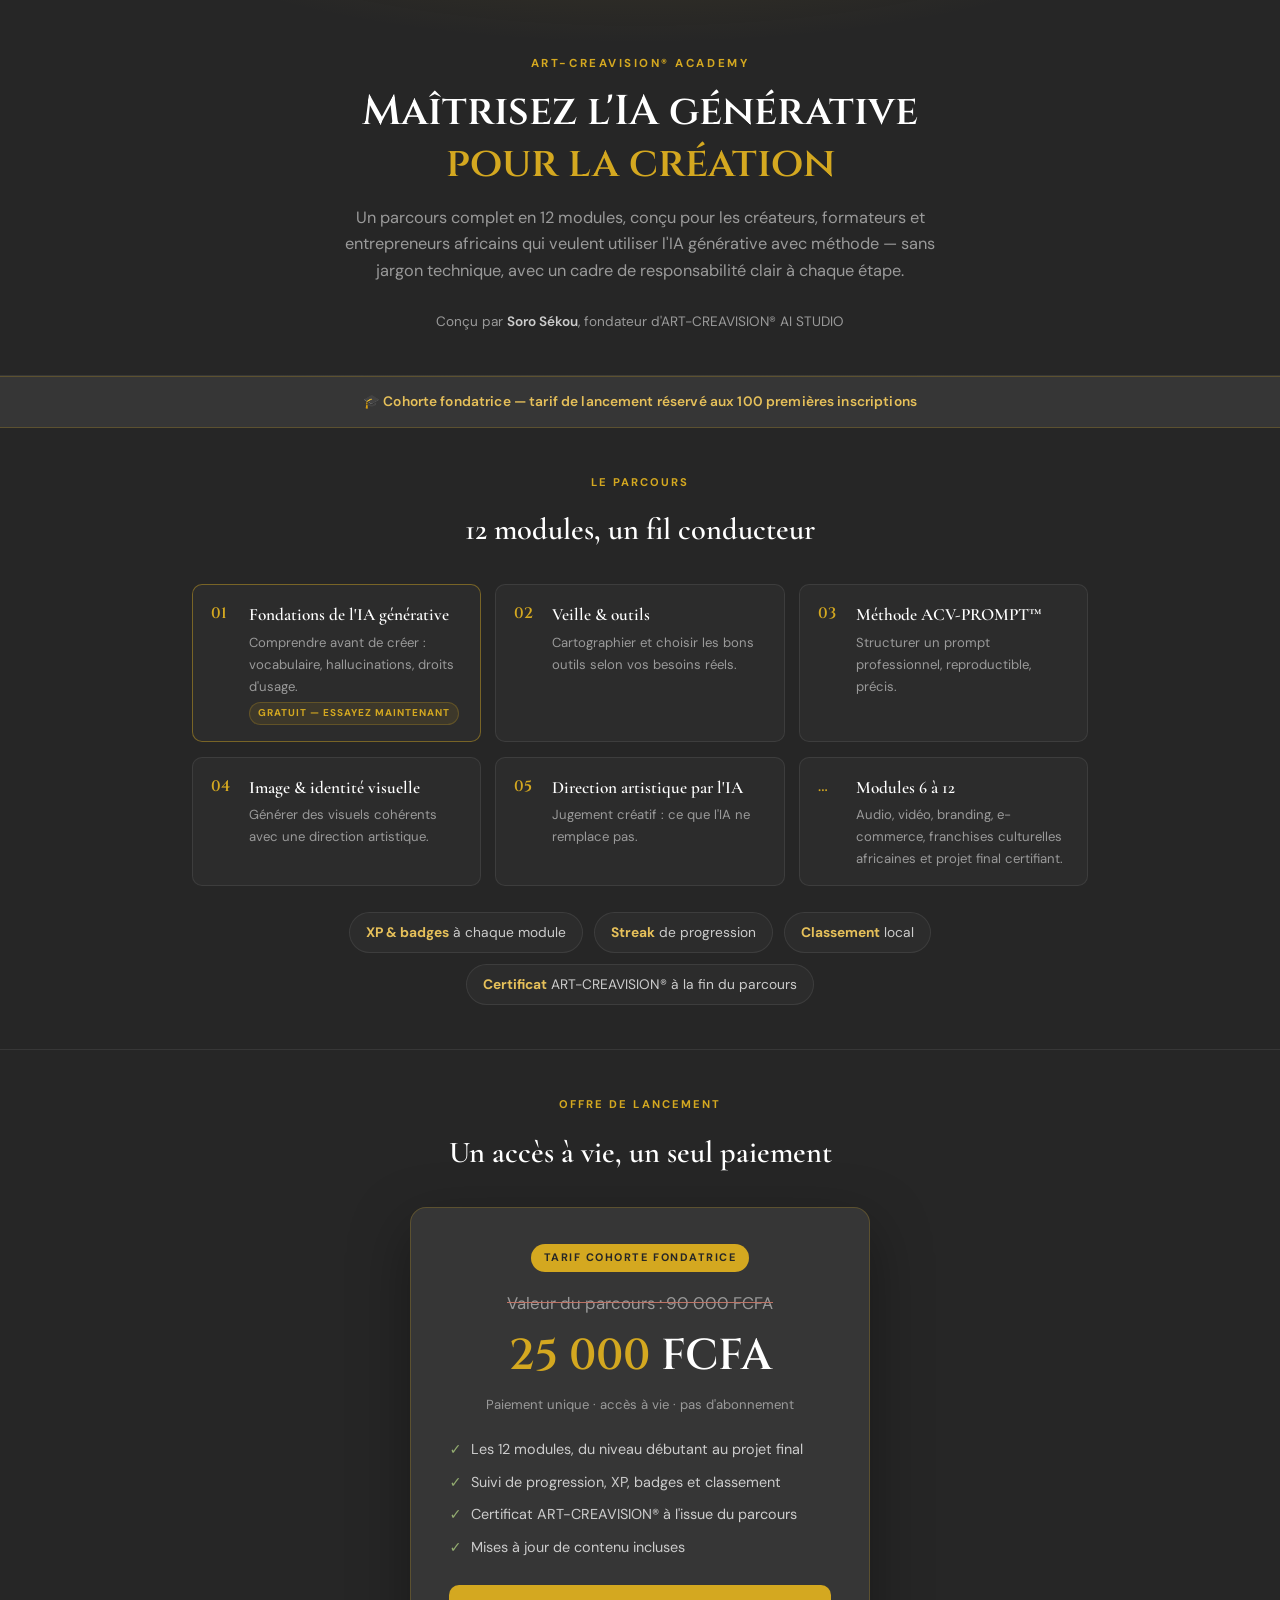
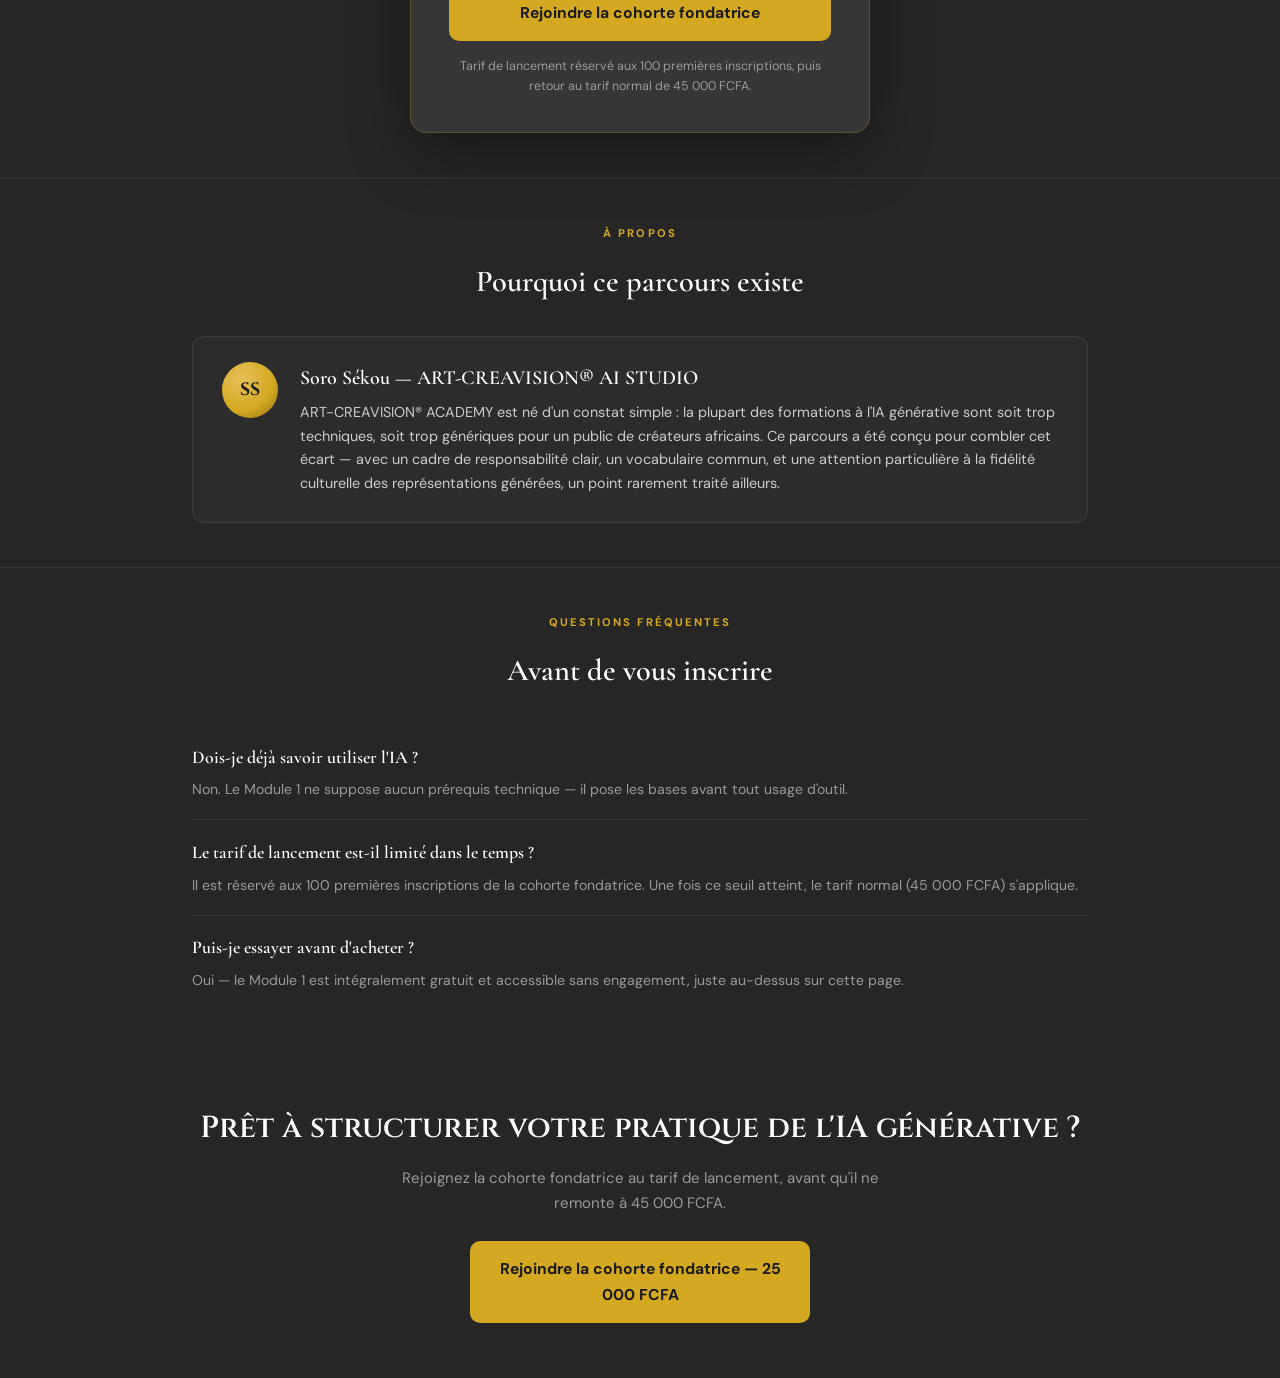
<file: academy/parcours/index.html>
<!DOCTYPE html>
<html lang="fr">
<head>
<meta charset="UTF-8">
<meta name="viewport" content="width=device-width, initial-scale=1.0">
<title>Parcours complet — ART-CREAVISION® ACADEMY</title>
<link rel="preconnect" href="https://fonts.googleapis.com">
<link rel="preconnect" href="https://fonts.gstatic.com" crossorigin>
<style>
@import url('https://fonts.googleapis.com/css2?family=Cinzel:wght@500;600;700&family=Cormorant+Garamond:ital,wght@0,500;0,600;1,500&family=DM+Sans:ital,wght@0,400;0,500;0,700;1,400&display=swap');

:root{
  --bg:#262626; --bg-deep:#1d1d1d; --panel:#363636; --panel-2:#2c2c2c;
  --gold:#D4A820; --gold-soft:#e6c05a; --white:#FFFFFF; --body:#CCCCCC; --muted:#9a9a9a;
  --border:rgba(212,168,32,0.24); --border-soft:rgba(255,255,255,0.08);
  --ok:#93ac70; --warn:#cf9a52; --bad:#bd7264;
}
*{box-sizing:border-box;}
html{background:var(--bg);}
body{background:var(--bg);color:var(--body);font-family:'DM Sans',ui-sans-serif,system-ui,sans-serif;margin:0;line-height:1.65;}
::selection{background:var(--gold);color:#1a1a1a;}
h1,h2,h3,h4{text-wrap:balance;margin:0;}
a{color:var(--gold-soft);}
img{max-width:100%;}

.wrap{max-width:960px;margin:0 auto;padding:0 clamp(1.1rem,4vw,2rem);}

/* ---- hero ---- */
.hero{padding:3.4rem 0 2.6rem;text-align:center;border-bottom:1px solid var(--border-soft);
  background:radial-gradient(900px 260px at 50% -30%, rgba(212,168,32,0.12), transparent 60%), var(--bg);}
.hero .eyebrow{font-size:.72rem;letter-spacing:.22em;text-transform:uppercase;color:var(--gold);font-weight:700;}
.hero h1{font-family:'Cinzel',serif;color:var(--white);font-weight:600;font-size:clamp(1.7rem,4vw,2.6rem);margin-top:.7rem;line-height:1.25;}
.hero h1 em{font-style:normal;color:var(--gold);}
.hero p.sub{margin:1rem auto 0;max-width:56ch;color:var(--muted);font-size:1.02rem;}
.hero .founder{margin-top:1.6rem;font-size:.85rem;color:var(--muted);}
.hero .founder strong{color:var(--body);font-weight:600;}

/* ---- cohort banner ---- */
.cohort{background:var(--panel);border-top:1px solid var(--border);border-bottom:1px solid var(--border);
  text-align:center;padding:.85rem 1rem;font-size:.86rem;color:var(--gold-soft);font-weight:600;letter-spacing:.01em;}

/* ---- section ---- */
section{padding:2.8rem 0;border-bottom:1px solid var(--border-soft);}
section:last-of-type{border-bottom:none;}
.section-label{font-size:.7rem;letter-spacing:.18em;text-transform:uppercase;color:var(--gold);font-weight:700;margin-bottom:.9rem;text-align:center;}
h2.section-title{font-family:'Cormorant Garamond',Georgia,serif;color:var(--white);font-weight:600;font-size:1.9rem;text-align:center;margin-bottom:1.8rem;}

/* ---- modules grid ---- */
.modules{display:grid;grid-template-columns:repeat(auto-fill,minmax(240px,1fr));gap:.9rem;}
.module-card{background:var(--panel-2);border:1px solid var(--border-soft);border-radius:10px;padding:1rem 1.1rem;display:flex;gap:.8rem;align-items:flex-start;}
.module-card .num{font-family:'Cinzel',serif;color:var(--gold);font-weight:600;font-size:.95rem;flex:none;width:1.6rem;}
.module-card .txt h4{font-family:'Cormorant Garamond',serif;color:var(--white);font-size:1.08rem;font-weight:600;margin-bottom:.15rem;}
.module-card .txt p{margin:0;font-size:.82rem;color:var(--muted);}
.module-card.free{border-color:rgba(212,168,32,.45);}
.module-card.free .tag{display:inline-block;margin-top:.3rem;font-size:.62rem;letter-spacing:.1em;text-transform:uppercase;font-weight:700;color:var(--gold);background:rgba(212,168,32,.1);border:1px solid var(--border);border-radius:999px;padding:.15rem .5rem;}

/* ---- includes ---- */
.includes{display:flex;flex-wrap:wrap;gap:.7rem;justify-content:center;margin-top:1.6rem;}
.includes span{font-size:.86rem;color:var(--body);background:var(--panel-2);border:1px solid var(--border-soft);border-radius:999px;padding:.5rem 1rem;}
.includes span b{color:var(--gold-soft);}

/* ---- pricing ---- */
.price-card{max-width:460px;margin:0 auto;background:var(--panel);border:1px solid var(--border);border-radius:16px;padding:2.2rem clamp(1.3rem,4vw,2.4rem);text-align:center;box-shadow:0 20px 60px rgba(0,0,0,.35);}
.price-card .badge{display:inline-block;font-size:.68rem;letter-spacing:.14em;text-transform:uppercase;font-weight:700;color:var(--bg);background:var(--gold);border-radius:999px;padding:.3rem .8rem;margin-bottom:1.1rem;}
.price-card .old{font-size:1.05rem;color:var(--muted);text-decoration:line-through;text-decoration-color:var(--bad);}
.price-card .new{font-family:'Cinzel',serif;color:var(--white);font-size:clamp(2.1rem,6vw,2.7rem);font-weight:600;margin:.25rem 0 .1rem;}
.price-card .new em{font-style:normal;color:var(--gold);}
.price-card .per{font-size:.82rem;color:var(--muted);margin-bottom:1.4rem;}
.price-card ul{list-style:none;margin:0 0 1.6rem;padding:0;text-align:left;display:flex;flex-direction:column;gap:.55rem;}
.price-card ul li{display:flex;gap:.6rem;align-items:flex-start;font-size:.9rem;color:var(--body);}
.price-card ul li::before{content:"✓";color:var(--ok);font-weight:700;flex:none;}
.cta{display:inline-block;width:100%;text-align:center;background:var(--gold);color:#1a1a1a;font-weight:700;font-size:.98rem;text-decoration:none;padding:.95rem 1.4rem;border-radius:10px;transition:background .15s;}
.cta:hover{background:var(--gold-soft);}
.price-card .note{margin-top:.9rem;font-size:.78rem;color:var(--muted);}

/* ---- founder ---- */
.founder-block{display:flex;gap:1.4rem;align-items:flex-start;background:var(--panel-2);border:1px solid var(--border-soft);border-radius:12px;padding:1.6rem clamp(1.1rem,3vw,1.8rem);}
.founder-block .avatar{flex:none;width:56px;height:56px;border-radius:999px;background:radial-gradient(circle at 35% 30%, var(--gold-soft), var(--gold) 60%, #8a6b17);display:flex;align-items:center;justify-content:center;font-family:'Cinzel',serif;color:#1a1a1a;font-weight:700;font-size:1.1rem;}
.founder-block h4{font-family:'Cormorant Garamond',serif;color:var(--white);font-size:1.25rem;font-weight:600;margin-bottom:.35rem;}
.founder-block p{margin:0;font-size:.9rem;color:var(--body);}

/* ---- faq ---- */
.faq-item{border-bottom:1px solid var(--border-soft);padding:1.1rem 0;}
.faq-item:last-child{border-bottom:none;}
.faq-item h4{font-family:'Cormorant Garamond',serif;color:var(--white);font-size:1.12rem;font-weight:600;margin-bottom:.4rem;}
.faq-item p{margin:0;font-size:.88rem;color:var(--muted);}

/* ---- final cta ---- */
.final-cta{text-align:center;padding:3rem 0 3.4rem;}
.final-cta h2{font-family:'Cinzel',serif;color:var(--white);font-size:clamp(1.4rem,3.4vw,1.9rem);font-weight:600;margin-bottom:.8rem;}
.final-cta p{color:var(--muted);max-width:50ch;margin:0 auto 1.6rem;font-size:.94rem;}
.final-cta .cta{max-width:340px;margin:0 auto;}

@media (max-width:640px){
  .founder-block{flex-direction:column;align-items:center;text-align:center;}
}
@media (prefers-reduced-motion:reduce){*{transition:none!important;}}
</style>
</head>
<body>

<div class="hero">
  <div class="wrap">
    <div class="eyebrow">ART-CREAVISION® ACADEMY</div>
    <h1>Maîtrisez l'IA générative <em>pour la création</em></h1>
    <p class="sub">Un parcours complet en 12 modules, conçu pour les créateurs, formateurs et entrepreneurs africains qui veulent utiliser l'IA générative avec méthode — sans jargon technique, avec un cadre de responsabilité clair à chaque étape.</p>
    <div class="founder">Conçu par <strong>Soro Sékou</strong>, fondateur d'ART-CREAVISION® AI STUDIO</div>
  </div>
</div>

<div class="cohort">🎓 Cohorte fondatrice — tarif de lancement réservé aux 100 premières inscriptions</div>

<section>
  <div class="wrap">
    <div class="section-label">Le parcours</div>
    <h2 class="section-title">12 modules, un fil conducteur</h2>
    <div class="modules">
      <div class="module-card free">
        <div class="num">01</div>
        <div class="txt">
          <h4>Fondations de l'IA générative</h4>
          <p>Comprendre avant de créer : vocabulaire, hallucinations, droits d'usage.</p>
          <span class="tag">Gratuit — essayez maintenant</span>
        </div>
      </div>
      <div class="module-card">
        <div class="num">02</div>
        <div class="txt"><h4>Veille &amp; outils</h4><p>Cartographier et choisir les bons outils selon vos besoins réels.</p></div>
      </div>
      <div class="module-card">
        <div class="num">03</div>
        <div class="txt"><h4>Méthode ACV-PROMPT™</h4><p>Structurer un prompt professionnel, reproductible, précis.</p></div>
      </div>
      <div class="module-card">
        <div class="num">04</div>
        <div class="txt"><h4>Image &amp; identité visuelle</h4><p>Générer des visuels cohérents avec une direction artistique.</p></div>
      </div>
      <div class="module-card">
        <div class="num">05</div>
        <div class="txt"><h4>Direction artistique par l'IA</h4><p>Jugement créatif : ce que l'IA ne remplace pas.</p></div>
      </div>
      <div class="module-card">
        <div class="num">…</div>
        <div class="txt"><h4>Modules 6 à 12</h4><p>Audio, vidéo, branding, e-commerce, franchises culturelles africaines et projet final certifiant.</p></div>
      </div>
    </div>
    <div class="includes">
      <span><b>XP &amp; badges</b> à chaque module</span>
      <span><b>Streak</b> de progression</span>
      <span><b>Classement</b> local</span>
      <span><b>Certificat</b> ART-CREAVISION® à la fin du parcours</span>
    </div>
  </div>
</section>

<section>
  <div class="wrap">
    <div class="section-label">Offre de lancement</div>
    <h2 class="section-title">Un accès à vie, un seul paiement</h2>
    <div class="price-card">
      <span class="badge">Tarif cohorte fondatrice</span>
      <div class="old">Valeur du parcours : 90 000 FCFA</div>
      <div class="new"><em>25 000</em> FCFA</div>
      <div class="per">Paiement unique · accès à vie · pas d'abonnement</div>
      <ul>
        <li>Les 12 modules, du niveau débutant au projet final</li>
        <li>Suivi de progression, XP, badges et classement</li>
        <li>Certificat ART-CREAVISION® à l'issue du parcours</li>
        <li>Mises à jour de contenu incluses</li>
      </ul>
      <a class="cta" href="mailto:artcreavision01@gmail.com?subject=Inscription%20%E2%80%94%20Cohorte%20fondatrice%20ACADEMY&amp;body=Bonjour%2C%0A%0AJe%20souhaite%20rejoindre%20la%20cohorte%20fondatrice%20du%20parcours%20complet%20ART-CREAVISION%C2%AE%20ACADEMY%20(tarif%20de%20lancement%2025%20000%20FCFA).%0A%0ANom%20%3A%20%0AT%C3%A9l%C3%A9phone%20%2F%20WhatsApp%20%3A%20%0A%0AMerci%20!">Rejoindre la cohorte fondatrice</a>
      <div class="note">Tarif de lancement réservé aux 100 premières inscriptions, puis retour au tarif normal de 45 000 FCFA.</div>
    </div>
  </div>
</section>

<section>
  <div class="wrap">
    <div class="section-label">À propos</div>
    <h2 class="section-title">Pourquoi ce parcours existe</h2>
    <div class="founder-block">
      <div class="avatar">SS</div>
      <div>
        <h4>Soro Sékou — ART-CREAVISION® AI STUDIO</h4>
        <p>ART-CREAVISION® ACADEMY est né d'un constat simple : la plupart des formations à l'IA générative sont soit trop techniques, soit trop génériques pour un public de créateurs africains. Ce parcours a été conçu pour combler cet écart — avec un cadre de responsabilité clair, un vocabulaire commun, et une attention particulière à la fidélité culturelle des représentations générées, un point rarement traité ailleurs.</p>
      </div>
    </div>
  </div>
</section>

<section>
  <div class="wrap">
    <div class="section-label">Questions fréquentes</div>
    <h2 class="section-title">Avant de vous inscrire</h2>
    <div class="faq-item">
      <h4>Dois-je déjà savoir utiliser l'IA ?</h4>
      <p>Non. Le Module 1 ne suppose aucun prérequis technique — il pose les bases avant tout usage d'outil.</p>
    </div>
    <div class="faq-item">
      <h4>Le tarif de lancement est-il limité dans le temps ?</h4>
      <p>Il est réservé aux 100 premières inscriptions de la cohorte fondatrice. Une fois ce seuil atteint, le tarif normal (45 000 FCFA) s'applique.</p>
    </div>
    <div class="faq-item">
      <h4>Puis-je essayer avant d'acheter ?</h4>
      <p>Oui — le Module 1 est intégralement gratuit et accessible sans engagement, juste au-dessus sur cette page.</p>
    </div>
  </div>
</section>

<div class="final-cta">
  <div class="wrap">
    <h2>Prêt à structurer votre pratique de l'IA générative ?</h2>
    <p>Rejoignez la cohorte fondatrice au tarif de lancement, avant qu'il ne remonte à 45 000 FCFA.</p>
    <a class="cta" id="inscription" href="mailto:artcreavision01@gmail.com?subject=Inscription%20%E2%80%94%20Cohorte%20fondatrice%20ACADEMY&amp;body=Bonjour%2C%0A%0AJe%20souhaite%20rejoindre%20la%20cohorte%20fondatrice%20du%20parcours%20complet%20ART-CREAVISION%C2%AE%20ACADEMY%20(tarif%20de%20lancement%2025%20000%20FCFA).%0A%0ANom%20%3A%20%0AT%C3%A9l%C3%A9phone%20%2F%20WhatsApp%20%3A%20%0A%0AMerci%20!">Rejoindre la cohorte fondatrice — 25 000 FCFA</a>
  </div>
</div>

</body>
</html>
</file>
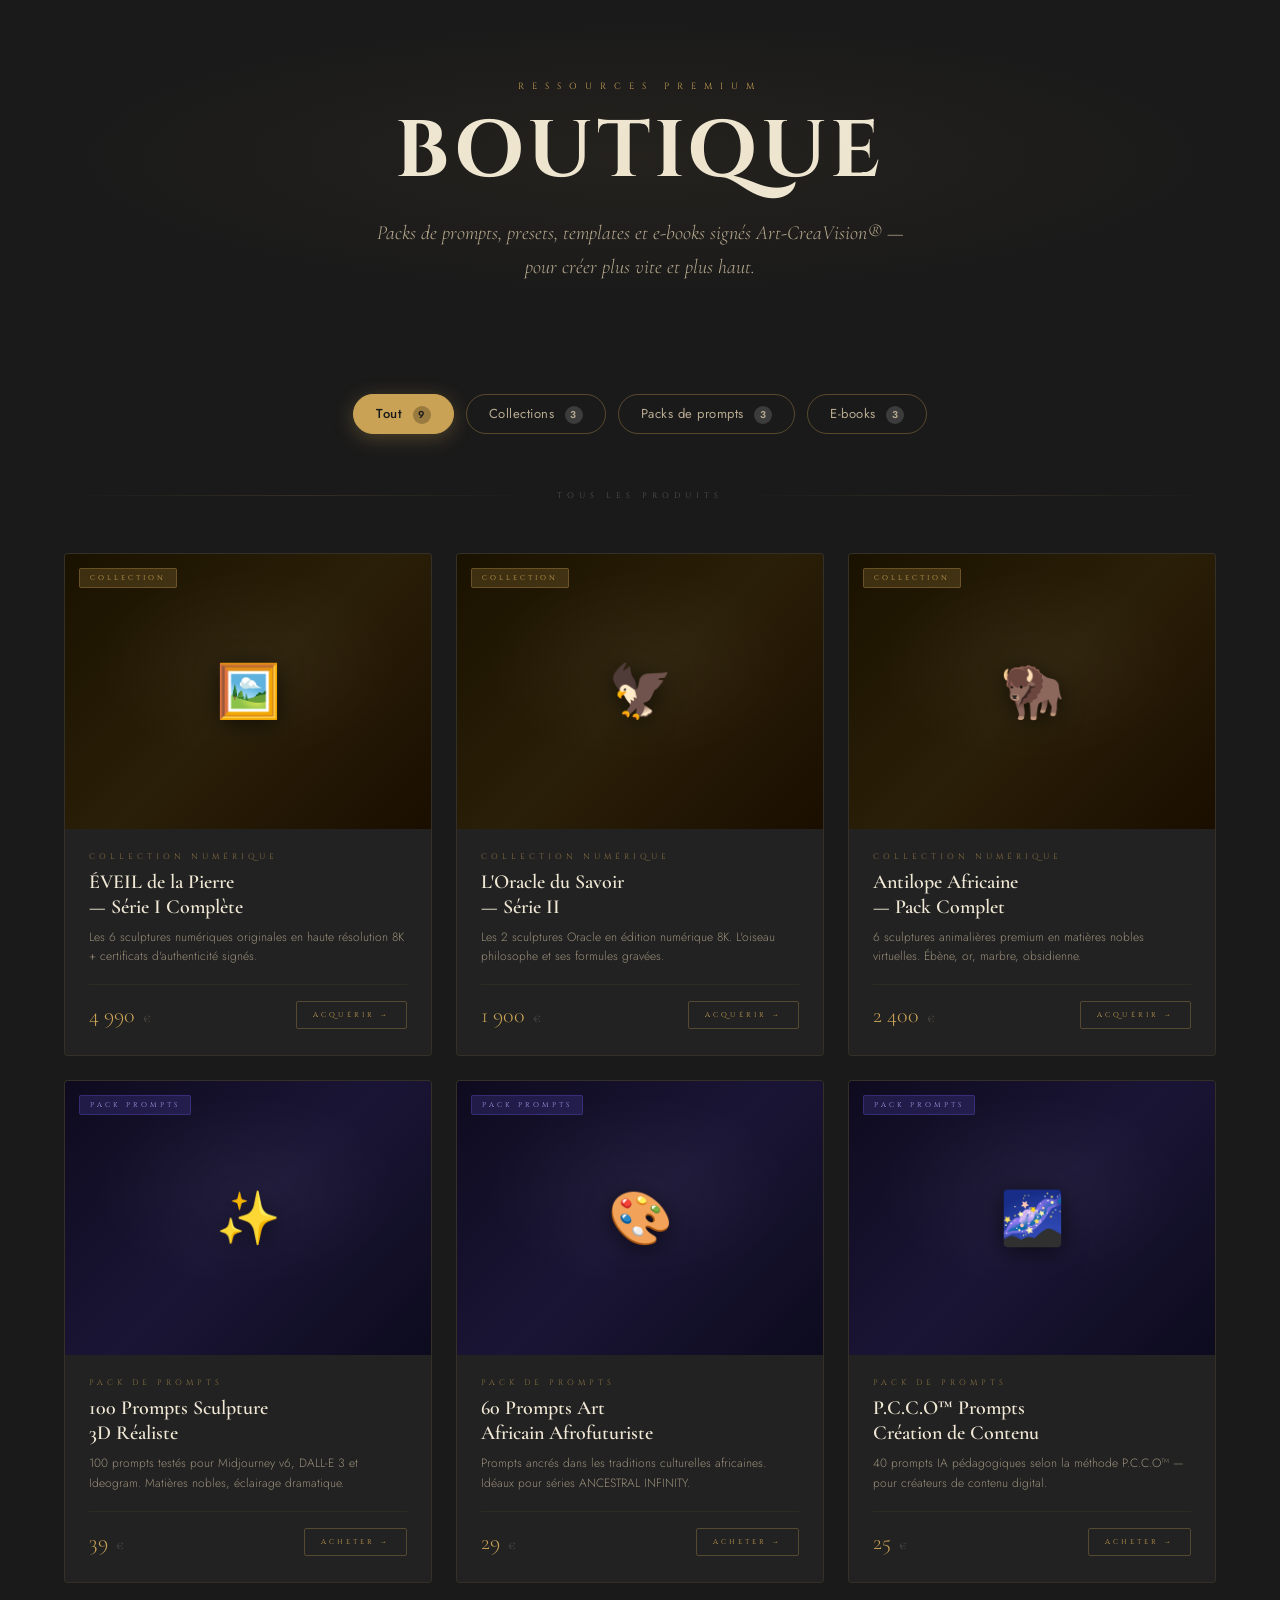
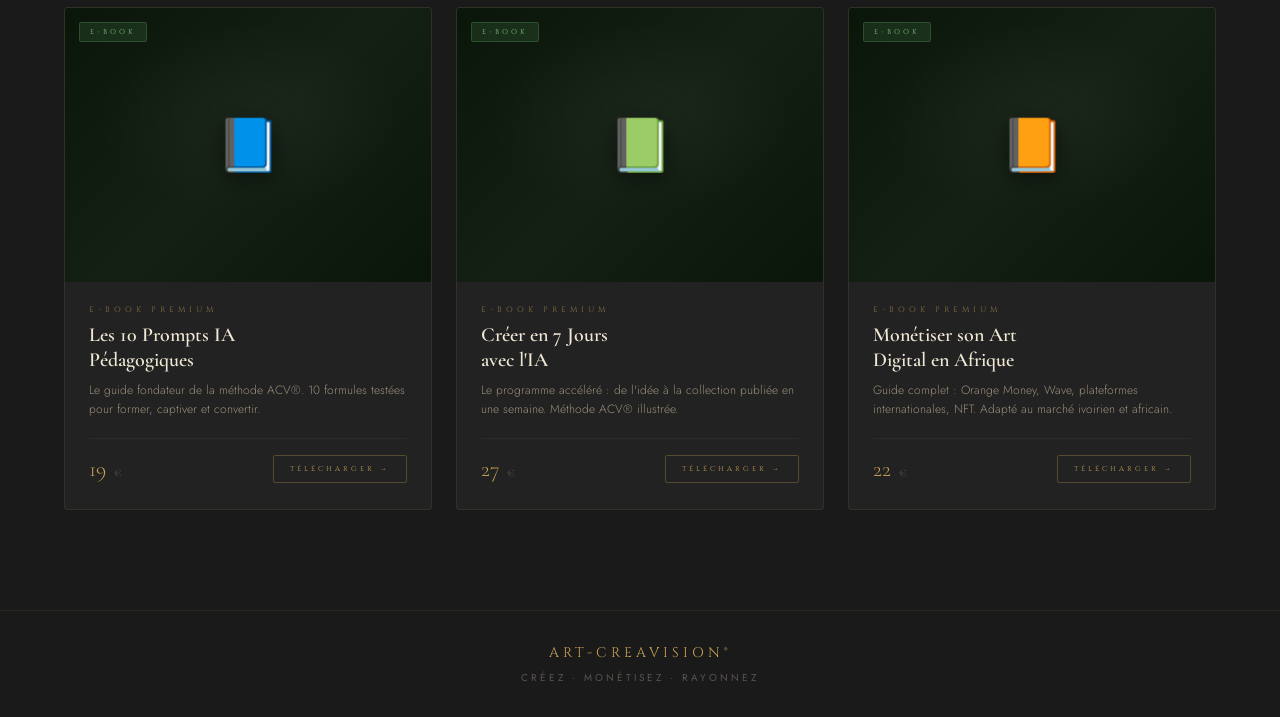
<file: boutique_acv.html>
<!DOCTYPE html>
<html lang="fr">
<head>
<meta charset="UTF-8">
<meta name="viewport" content="width=device-width,initial-scale=1.0">
<title>Boutique — Art-CreaVision®</title>
<link href="https://fonts.googleapis.com/css2?family=Cormorant+Garamond:ital,wght@0,300;0,400;0,600;1,300;1,400&family=Cinzel:wght@400;600;700&family=Jost:wght@200;300;400;500&display=swap" rel="stylesheet">
<style>
/* ═══════════════════════════════
   VARIABLES & RESET
═══════════════════════════════ */
:root {
  --n:    #1a1a1a;
  --n2:   #222222;
  --n3:   #2a2a2a;
  --or:   #c9a255;
  --or2:  #e8c060;
  --or3:  #f5e8c0;
  --cr:   #f0e8d5;
  --cr2:  #b8aa90;
  --gr:   #5a5450;
  --vio:  #534AB7;
  --s:    rgba(201,162,85,0.15);
}

*, *::before, *::after { margin:0; padding:0; box-sizing:border-box; }
html { scroll-behavior:smooth; }

body {
  font-family:'Jost', sans-serif;
  background: var(--n);
  color: var(--cr);
  overflow-x: hidden;
  min-height: 100vh;
}

/* ═══════════════════════════════
   HERO / HEADER
═══════════════════════════════ */
.hero {
  text-align: center;
  padding: 80px 24px 60px;
  position: relative;
  overflow: hidden;
}

.hero::before {
  content: '';
  position: absolute;
  inset: 0;
  background: radial-gradient(ellipse 65% 50% at 50% 40%, rgba(201,162,85,0.06) 0%, transparent 70%);
  pointer-events: none;
}

.hero-kicker {
  font-family: 'Cinzel', serif;
  font-size: 9px;
  letter-spacing: 8px;
  text-transform: uppercase;
  color: var(--or);
  display: block;
  margin-bottom: 20px;
}

.hero-title {
  font-family: 'Cinzel', serif;
  font-size: clamp(40px, 8vw, 80px);
  font-weight: 700;
  color: var(--cr);
  letter-spacing: 4px;
  line-height: 1;
  margin-bottom: 24px;
}

.hero-desc {
  font-family: 'Cormorant Garamond', serif;
  font-size: clamp(16px, 2.2vw, 20px);
  font-weight: 300;
  font-style: italic;
  color: var(--cr2);
  max-width: 560px;
  margin: 0 auto 50px;
  line-height: 1.7;
}

/* ═══════════════════════════════
   BOUTONS DE FILTRE
═══════════════════════════════ */
.filtres {
  display: flex;
  gap: 12px;
  justify-content: center;
  flex-wrap: wrap;
  padding: 0 24px 56px;
}

.btn-filtre {
  font-family: 'Jost', sans-serif;
  font-size: 13px;
  font-weight: 400;
  letter-spacing: 0.5px;
  padding: 9px 22px;
  border-radius: 999px;
  border: 1.5px solid rgba(201,162,85,0.35);
  background: transparent;
  color: var(--cr2);
  cursor: pointer;
  transition:
    background 0.25s ease,
    border-color 0.25s ease,
    color 0.25s ease,
    transform 0.15s ease,
    box-shadow 0.25s ease;
  outline: none;
  position: relative;
  white-space: nowrap;
}

/* État ACTIF */
.btn-filtre.actif {
  background: var(--or);
  border-color: var(--or);
  color: var(--n);
  font-weight: 500;
  box-shadow: 0 4px 20px rgba(201,162,85,0.3);
}

/* Hover sur inactifs */
.btn-filtre:not(.actif):hover {
  border-color: var(--or);
  color: var(--or);
  transform: translateY(-1px);
}

.btn-filtre:active { transform: scale(0.97); }

/* Badge compteur sur chaque bouton */
.btn-filtre .count {
  display: inline-flex;
  align-items: center;
  justify-content: center;
  background: rgba(255,255,255,0.15);
  border-radius: 999px;
  font-size: 10px;
  font-weight: 600;
  min-width: 18px;
  height: 18px;
  padding: 0 5px;
  margin-left: 6px;
  vertical-align: middle;
  line-height: 1;
}

.btn-filtre.actif .count {
  background: rgba(10,8,5,0.25);
}

/* ═══════════════════════════════
   SÉPARATEUR
═══════════════════════════════ */
.sep {
  max-width: 1200px;
  margin: 0 auto 52px;
  padding: 0 24px;
  display: flex;
  align-items: center;
  gap: 20px;
}
.sep-line {
  flex: 1;
  height: 1px;
  background: linear-gradient(90deg, transparent, var(--s), transparent);
}
.sep-label {
  font-family: 'Cinzel', serif;
  font-size: 8px;
  letter-spacing: 5px;
  text-transform: uppercase;
  color: var(--gr);
  white-space: nowrap;
}

/* ═══════════════════════════════
   MESSAGE "AUCUN RÉSULTAT"
═══════════════════════════════ */
.empty-msg {
  display: none;
  text-align: center;
  padding: 60px 24px;
  font-family: 'Cormorant Garamond', serif;
  font-size: 20px;
  font-style: italic;
  color: var(--gr);
}

/* ═══════════════════════════════
   GRILLE PRODUITS
═══════════════════════════════ */
.grille {
  display: grid;
  grid-template-columns: repeat(3, 1fr);
  gap: 24px;
  max-width: 1200px;
  margin: 0 auto;
  padding: 0 24px 100px;
}

/* ── CARTE PRODUIT ── */
.carte {
  background: var(--n2);
  border: 1px solid rgba(201,162,85,0.1);
  border-radius: 4px;
  overflow: hidden;
  cursor: pointer;
  transition:
    transform 0.35s cubic-bezier(0.25,0.46,0.45,0.94),
    border-color 0.3s ease,
    box-shadow 0.35s ease,
    opacity 0.35s ease;
  position: relative;
}

.carte:hover {
  transform: translateY(-6px);
  border-color: rgba(201,162,85,0.4);
  box-shadow: 0 16px 40px rgba(0,0,0,0.4), 0 0 0 1px rgba(201,162,85,0.1);
}

/* Animation de masquage/affichage */
.carte.masque {
  opacity: 0;
  transform: scale(0.96) translateY(8px);
  pointer-events: none;
  /* On garde dans le flux mais invisible — géré en JS */
}

/* Badge catégorie */
.carte-badge {
  position: absolute;
  top: 14px;
  left: 14px;
  z-index: 2;
  font-family: 'Cinzel', serif;
  font-size: 7px;
  letter-spacing: 3px;
  text-transform: uppercase;
  padding: 4px 10px;
  border-radius: 2px;
  backdrop-filter: blur(6px);
}

.carte-badge.badge-collection  { background: rgba(201,162,85,0.2); color: var(--or); border: 1px solid rgba(201,162,85,0.3); }
.carte-badge.badge-prompts      { background: rgba(83,74,183,0.25); color: #a09ee8; border: 1px solid rgba(83,74,183,0.4); }
.carte-badge.badge-ebook        { background: rgba(80,140,80,0.2); color: #80c880; border: 1px solid rgba(80,140,80,0.35); }

/* Visuel */
.carte-visuel {
  width: 100%;
  aspect-ratio: 4/3;
  display: flex;
  align-items: center;
  justify-content: center;
  font-size: 52px;
  position: relative;
  overflow: hidden;
}

/* Fond dégradé selon catégorie */
.carte[data-cat="collection"]   .carte-visuel { background: linear-gradient(135deg, #1a1200 0%, #2a1f08 50%, #1a0e00 100%); }
.carte[data-cat="prompts"]      .carte-visuel { background: linear-gradient(135deg, #0e0b1f 0%, #1a1535 50%, #0d0b1e 100%); }
.carte[data-cat="ebook"]        .carte-visuel { background: linear-gradient(135deg, #0b160b 0%, #142014 50%, #0b160b 100%); }

/* Reflet lumineux */
.carte-visuel::after {
  content: '';
  position: absolute;
  inset: 0;
  background: radial-gradient(ellipse 60% 50% at 50% 40%, rgba(255,255,255,0.04) 0%, transparent 70%);
}

.carte-ico {
  position: relative;
  z-index: 1;
  filter: drop-shadow(0 4px 12px rgba(0,0,0,0.6));
}

/* Infos produit */
.carte-info { padding: 22px 24px 26px; }

.carte-cat {
  font-family: 'Cinzel', serif;
  font-size: 8px;
  letter-spacing: 4px;
  text-transform: uppercase;
  color: var(--or);
  opacity: 0.6;
  display: block;
  margin-bottom: 8px;
}

.carte-titre {
  font-family: 'Cormorant Garamond', serif;
  font-size: 20px;
  font-weight: 600;
  color: var(--cr);
  line-height: 1.25;
  margin-bottom: 8px;
}

.carte-desc {
  font-family: 'Jost', sans-serif;
  font-size: 12px;
  font-weight: 300;
  color: var(--cr2);
  line-height: 1.6;
  margin-bottom: 18px;
  opacity: 0.8;
}

.carte-footer {
  display: flex;
  align-items: center;
  justify-content: space-between;
  border-top: 1px solid rgba(201,162,85,0.08);
  padding-top: 16px;
}

.carte-prix {
  font-family: 'Cormorant Garamond', serif;
  font-size: 22px;
  font-weight: 300;
  color: var(--or);
  line-height: 1;
}
.carte-prix span {
  font-size: 13px;
  color: var(--gr);
  margin-left: 3px;
}

.carte-btn {
  font-family: 'Cinzel', serif;
  font-size: 7px;
  letter-spacing: 3px;
  text-transform: uppercase;
  padding: 8px 16px;
  border: 1px solid rgba(201,162,85,0.3);
  background: transparent;
  color: var(--or);
  cursor: pointer;
  border-radius: 2px;
  transition: all 0.2s ease;
}

.carte-btn:hover {
  background: var(--or);
  color: var(--n);
  border-color: var(--or);
}

/* ═══════════════════════════════
   FOOTER
═══════════════════════════════ */
footer {
  background: var(--n);
  border-top: 1px solid rgba(201,162,85,0.1);
  padding: 32px 24px;
  text-align: center;
}
.footer-brand {
  font-family: 'Cinzel', serif;
  font-size: 14px;
  letter-spacing: 4px;
  color: var(--or);
  display: block;
  margin-bottom: 8px;
}
.footer-sub {
  font-size: 10px;
  letter-spacing: 3px;
  text-transform: uppercase;
  color: var(--gr);
}

/* ═══════════════════════════════
   RESPONSIVE
═══════════════════════════════ */
@media (max-width: 900px) {
  .grille { grid-template-columns: repeat(2, 1fr); gap: 16px; }
}
@media (max-width: 560px) {
  .grille { grid-template-columns: 1fr; }
  .filtres { gap: 8px; }
  .btn-filtre { font-size: 12px; padding: 8px 16px; }
}

/* ═══════════════════════════════
   ANIMATION REVEAL AU CHARGEMENT
═══════════════════════════════ */
@keyframes slideUp {
  from { opacity:0; transform:translateY(24px); }
  to   { opacity:1; transform:translateY(0); }
}
.carte { animation: slideUp 0.5s ease both; }
.carte:nth-child(1) { animation-delay: 0.05s; }
.carte:nth-child(2) { animation-delay: 0.10s; }
.carte:nth-child(3) { animation-delay: 0.15s; }
.carte:nth-child(4) { animation-delay: 0.20s; }
.carte:nth-child(5) { animation-delay: 0.25s; }
.carte:nth-child(6) { animation-delay: 0.30s; }
.carte:nth-child(7) { animation-delay: 0.35s; }
.carte:nth-child(8) { animation-delay: 0.40s; }
.carte:nth-child(9) { animation-delay: 0.45s; }
</style>
</head>
<body>

<!-- ═══════════ HERO ═══════════ -->
<section class="hero">
  <span class="hero-kicker">Ressources Premium</span>
  <h1 class="hero-title">BOUTIQUE</h1>
  <p class="hero-desc">
    Packs de prompts, presets, templates et e-books signés Art-CreaVision® —<br>
    pour créer plus vite et plus haut.
  </p>
</section>

<!-- ═══════════ BOUTONS FILTRES ═══════════ -->
<div class="filtres" role="group" aria-label="Filtrer les produits">
  <button class="btn-filtre actif" data-filtre="tout"        aria-pressed="true">
    Tout <span class="count" id="count-tout"></span>
  </button>
  <button class="btn-filtre"       data-filtre="collection"  aria-pressed="false">
    Collections <span class="count" id="count-collection"></span>
  </button>
  <button class="btn-filtre"       data-filtre="prompts"     aria-pressed="false">
    Packs de prompts <span class="count" id="count-prompts"></span>
  </button>
  <button class="btn-filtre"       data-filtre="ebook"       aria-pressed="false">
    E-books <span class="count" id="count-ebook"></span>
  </button>
</div>

<!-- ═══════════ SÉPARATEUR ═══════════ -->
<div class="sep">
  <div class="sep-line"></div>
  <span class="sep-label" id="label-filtre">Tous les produits</span>
  <div class="sep-line"></div>
</div>

<!-- ═══════════ MESSAGE VIDE ═══════════ -->
<p class="empty-msg" id="empty-msg">
  Aucun produit dans cette catégorie pour le moment.
</p>

<!-- ═══════════ GRILLE PRODUITS ═══════════ -->
<div class="grille" id="grille">

  <!-- COLLECTIONS -->
  <div class="carte" data-cat="collection">
    <span class="carte-badge badge-collection">Collection</span>
    <div class="carte-visuel">
      <span class="carte-ico">🖼️</span>
    </div>
    <div class="carte-info">
      <span class="carte-cat">Collection Numérique</span>
      <h2 class="carte-titre">ÉVEIL de la Pierre<br>— Série I Complète</h2>
      <p class="carte-desc">Les 6 sculptures numériques originales en haute résolution 8K + certificats d'authenticité signés.</p>
      <div class="carte-footer">
        <div class="carte-prix">4 990 <span>€</span></div>
        <button class="carte-btn">Acquérir →</button>
      </div>
    </div>
  </div>

  <div class="carte" data-cat="collection">
    <span class="carte-badge badge-collection">Collection</span>
    <div class="carte-visuel">
      <span class="carte-ico">🦅</span>
    </div>
    <div class="carte-info">
      <span class="carte-cat">Collection Numérique</span>
      <h2 class="carte-titre">L'Oracle du Savoir<br>— Série II</h2>
      <p class="carte-desc">Les 2 sculptures Oracle en édition numérique 8K. L'oiseau philosophe et ses formules gravées.</p>
      <div class="carte-footer">
        <div class="carte-prix">1 900 <span>€</span></div>
        <button class="carte-btn">Acquérir →</button>
      </div>
    </div>
  </div>

  <div class="carte" data-cat="collection">
    <span class="carte-badge badge-collection">Collection</span>
    <div class="carte-visuel">
      <span class="carte-ico">🦬</span>
    </div>
    <div class="carte-info">
      <span class="carte-cat">Collection Numérique</span>
      <h2 class="carte-titre">Antilope Africaine<br>— Pack Complet</h2>
      <p class="carte-desc">6 sculptures animalières premium en matières nobles virtuelles. Ébène, or, marbre, obsidienne.</p>
      <div class="carte-footer">
        <div class="carte-prix">2 400 <span>€</span></div>
        <button class="carte-btn">Acquérir →</button>
      </div>
    </div>
  </div>

  <!-- PACKS DE PROMPTS -->
  <div class="carte" data-cat="prompts">
    <span class="carte-badge badge-prompts">Pack Prompts</span>
    <div class="carte-visuel">
      <span class="carte-ico">✨</span>
    </div>
    <div class="carte-info">
      <span class="carte-cat">Pack de Prompts</span>
      <h2 class="carte-titre">100 Prompts Sculpture<br>3D Réaliste</h2>
      <p class="carte-desc">100 prompts testés pour Midjourney v6, DALL-E 3 et Ideogram. Matières nobles, éclairage dramatique.</p>
      <div class="carte-footer">
        <div class="carte-prix">39 <span>€</span></div>
        <button class="carte-btn">Acheter →</button>
      </div>
    </div>
  </div>

  <div class="carte" data-cat="prompts">
    <span class="carte-badge badge-prompts">Pack Prompts</span>
    <div class="carte-visuel">
      <span class="carte-ico">🎨</span>
    </div>
    <div class="carte-info">
      <span class="carte-cat">Pack de Prompts</span>
      <h2 class="carte-titre">60 Prompts Art<br>Africain Afrofuturiste</h2>
      <p class="carte-desc">Prompts ancrés dans les traditions culturelles africaines. Idéaux pour séries ANCESTRAL INFINITY.</p>
      <div class="carte-footer">
        <div class="carte-prix">29 <span>€</span></div>
        <button class="carte-btn">Acheter →</button>
      </div>
    </div>
  </div>

  <div class="carte" data-cat="prompts">
    <span class="carte-badge badge-prompts">Pack Prompts</span>
    <div class="carte-visuel">
      <span class="carte-ico">🌌</span>
    </div>
    <div class="carte-info">
      <span class="carte-cat">Pack de Prompts</span>
      <h2 class="carte-titre">P.C.C.O™ Prompts<br>Création de Contenu</h2>
      <p class="carte-desc">40 prompts IA pédagogiques selon la méthode P.C.C.O™ — pour créateurs de contenu digital.</p>
      <div class="carte-footer">
        <div class="carte-prix">25 <span>€</span></div>
        <button class="carte-btn">Acheter →</button>
      </div>
    </div>
  </div>

  <!-- E-BOOKS -->
  <div class="carte" data-cat="ebook">
    <span class="carte-badge badge-ebook">E-book</span>
    <div class="carte-visuel">
      <span class="carte-ico">📘</span>
    </div>
    <div class="carte-info">
      <span class="carte-cat">E-book Premium</span>
      <h2 class="carte-titre">Les 10 Prompts IA<br>Pédagogiques</h2>
      <p class="carte-desc">Le guide fondateur de la méthode ACV®. 10 formules testées pour former, captiver et convertir.</p>
      <div class="carte-footer">
        <div class="carte-prix">19 <span>€</span></div>
        <button class="carte-btn">Télécharger →</button>
      </div>
    </div>
  </div>

  <div class="carte" data-cat="ebook">
    <span class="carte-badge badge-ebook">E-book</span>
    <div class="carte-visuel">
      <span class="carte-ico">📗</span>
    </div>
    <div class="carte-info">
      <span class="carte-cat">E-book Premium</span>
      <h2 class="carte-titre">Créer en 7 Jours<br>avec l'IA</h2>
      <p class="carte-desc">Le programme accéléré : de l'idée à la collection publiée en une semaine. Méthode ACV® illustrée.</p>
      <div class="carte-footer">
        <div class="carte-prix">27 <span>€</span></div>
        <button class="carte-btn">Télécharger →</button>
      </div>
    </div>
  </div>

  <div class="carte" data-cat="ebook">
    <span class="carte-badge badge-ebook">E-book</span>
    <div class="carte-visuel">
      <span class="carte-ico">📙</span>
    </div>
    <div class="carte-info">
      <span class="carte-cat">E-book Premium</span>
      <h2 class="carte-titre">Monétiser son Art<br>Digital en Afrique</h2>
      <p class="carte-desc">Guide complet : Orange Money, Wave, plateformes internationales, NFT. Adapté au marché ivoirien et africain.</p>
      <div class="carte-footer">
        <div class="carte-prix">22 <span>€</span></div>
        <button class="carte-btn">Télécharger →</button>
      </div>
    </div>
  </div>

</div><!-- /grille -->

<!-- ═══════════ FOOTER ═══════════ -->
<footer>
  <span class="footer-brand">ART-CREAVISION®</span>
  <p class="footer-sub">créez · monétisez · rayonnez</p>
</footer>


<!-- ═══════════════════════════════════════════
     JAVASCRIPT — LOGIQUE DE FILTRAGE
═══════════════════════════════════════════ -->
<script>
(function () {

  /* ── 1. RÉCUPÉRATION DES ÉLÉMENTS ── */
  const boutons   = document.querySelectorAll('.btn-filtre');
  const cartes    = document.querySelectorAll('.carte');
  const emptyMsg  = document.getElementById('empty-msg');
  const grille    = document.getElementById('grille');
  const labelFilt = document.getElementById('label-filtre');

  /* ── 2. LABELS DES FILTRES ── */
  const labels = {
    'tout':       'Tous les produits',
    'collection': 'Collections numériques',
    'prompts':    'Packs de prompts',
    'ebook':      'E-books'
  };

  /* ── 3. COMPTAGE PAR CATÉGORIE ── */
  function compterParCat(cat) {
    if (cat === 'tout') return cartes.length;
    return [...cartes].filter(c => c.dataset.cat === cat).length;
  }

  /* ── 4. INITIALISER LES COMPTEURS ── */
  function initCompteurs() {
    boutons.forEach(btn => {
      const cat   = btn.dataset.filtre;
      const span  = btn.querySelector('.count');
      if (span) span.textContent = compterParCat(cat);
    });
  }

  /* ── 5. FILTRAGE AVEC ANIMATION ── */
  function filtrer(catChoisie) {

    let nbVisible = 0;

    cartes.forEach((carte, index) => {
      const visible =
        catChoisie === 'tout' ||
        carte.dataset.cat === catChoisie;

      if (visible) {
        /* Afficher avec léger décalage cascadé */
        carte.style.display = '';
        setTimeout(() => {
          carte.style.opacity  = '1';
          carte.style.transform = 'translateY(0) scale(1)';
        }, index * 40);
        nbVisible++;
      } else {
        /* Masquer */
        carte.style.opacity   = '0';
        carte.style.transform = 'translateY(10px) scale(0.97)';
        setTimeout(() => {
          carte.style.display = 'none';
        }, 300);
      }
    });

    /* Message vide */
    setTimeout(() => {
      emptyMsg.style.display = nbVisible === 0 ? 'block' : 'none';
    }, 320);

    /* Label dynamique */
    labelFilt.textContent = labels[catChoisie] || 'Tous les produits';
  }

  /* ── 6. GESTION DES CLICS ── */
  boutons.forEach(btn => {
    btn.addEventListener('click', () => {

      /* Retirer actif de tous */
      boutons.forEach(b => {
        b.classList.remove('actif');
        b.setAttribute('aria-pressed', 'false');
      });

      /* Activer le bouton cliqué */
      btn.classList.add('actif');
      btn.setAttribute('aria-pressed', 'true');

      /* Lancer le filtre */
      filtrer(btn.dataset.filtre);
    });

    /* Accessibilité clavier */
    btn.addEventListener('keydown', (e) => {
      if (e.key === 'Enter' || e.key === ' ') {
        e.preventDefault();
        btn.click();
      }
    });
  });

  /* ── 7. INITIALISATION ── */
  initCompteurs();

  /* Styles initiaux pour les transitions */
  cartes.forEach(carte => {
    carte.style.transition = 'opacity 0.3s ease, transform 0.3s ease';
  });

})();
</script>

</body>
</html>
</file>
<file: academy/academy.css>
/* ============================================================
   ART-CREAVISION® ACADEMY — Design System
   Design tokens: couleurs, typographies, espacements, composants.
   ============================================================ */

:root{
  /* Couleurs */
  --acv-bg:        #262626;
  --acv-bg-deep:   #1c1c1c;
  --acv-panel:     #2f2f2f;
  --acv-panel-2:   #363636;
  --acv-gold:      #D4A820;
  --acv-gold-soft: #e6c05a;
  --acv-violet:    #534AB7;
  --acv-violet-soft: #7069c9;
  --acv-text:      #F5F1E8;
  --acv-text-2:    #CCCCCC;
  --acv-muted:     #9a9a9a;
  --acv-border:    rgba(212,168,32,0.22);
  --acv-border-soft: rgba(245,241,232,0.08);
  --acv-ok:        #93ac70;
  --acv-warn:      #cf9a52;
  --acv-bad:       #bd7264;

  /* Typographie */
  --font-title: 'Cinzel', serif;
  --font-content: 'Cormorant Garamond', Georgia, serif;
  --font-ui: 'DM Sans', ui-sans-serif, system-ui, sans-serif;

  /* Espacements */
  --sp-1: 4px; --sp-2: 8px; --sp-3: 12px; --sp-4: 16px;
  --sp-5: 24px; --sp-6: 32px; --sp-7: 48px; --sp-8: 64px;

  --radius: 12px;
  --radius-sm: 8px;
  --radius-pill: 999px;
}

/* ---------- Reset & base ---------- */
.acv-app *, .acv-app *::before, .acv-app *::after{ box-sizing:border-box; }
.acv-app{
  background:var(--acv-bg);
  color:var(--acv-text-2);
  font-family:var(--font-ui);
  line-height:1.6;
  min-height:100vh;
}
.acv-app h1,.acv-app h2,.acv-app h3,.acv-app h4{ margin:0; text-wrap:balance; }
.acv-app p{ margin:0 0 1em; }
.acv-app p:last-child{ margin-bottom:0; }
.acv-app a{ color:var(--acv-gold-soft); }
.acv-app button{ font-family:inherit; }
.acv-app .hl{ color:var(--acv-text); font-weight:600; }
.acv-app ::selection{ background:var(--acv-gold); color:#1a1a1a; }
.acv-app [hidden]{ display:none !important; }

/* ---------- Layout shell ---------- */
.acv-shell{ display:flex; flex-direction:column; min-height:100vh; }

.acv-header{
  display:flex; align-items:center; justify-content:space-between; gap:var(--sp-4);
  padding:var(--sp-4) clamp(16px,4vw,40px);
  border-bottom:1px solid var(--acv-border-soft);
  background:radial-gradient(900px 240px at 10% -60%, rgba(212,168,32,0.10), transparent 60%), var(--acv-bg);
  flex-wrap:wrap;
}
.acv-brand{
  font-family:var(--font-title); color:var(--acv-gold); font-weight:600;
  font-size:.95rem; letter-spacing:.05em; text-transform:uppercase;
}
.acv-brand small{ display:block; font-family:var(--font-ui); color:var(--acv-muted); font-size:.62rem; letter-spacing:.14em; font-weight:500; margin-top:2px; }

.acv-profile{ display:flex; align-items:center; gap:var(--sp-3); flex-wrap:wrap; }
.acv-avatar{
  width:38px; height:38px; border-radius:50%; display:flex; align-items:center; justify-content:center;
  background:linear-gradient(135deg, var(--acv-violet), var(--acv-violet-soft));
  color:#fff; font-family:var(--font-title); font-weight:600; font-size:.95rem; flex:none;
}
.acv-profile-meta{ font-size:.78rem; color:var(--acv-muted); }
.acv-profile-meta b{ color:var(--acv-text); font-weight:600; }
.acv-xp-pill{
  display:flex; align-items:center; gap:8px; background:var(--acv-panel-2);
  border:1px solid var(--acv-border); border-radius:var(--radius-pill); padding:6px 14px; font-size:.8rem;
}
.acv-xp-track{ width:110px; height:6px; border-radius:99px; background:var(--acv-bg-deep); overflow:hidden; }
.acv-xp-fill{ height:100%; background:linear-gradient(90deg, var(--acv-gold), var(--acv-gold-soft)); border-radius:99px; transition:width .4s ease; }
.acv-streak{
  display:flex; align-items:center; gap:6px; font-size:.8rem; background:var(--acv-panel-2);
  border:1px solid var(--acv-border-soft); border-radius:var(--radius-pill); padding:6px 12px; color:var(--acv-text-2);
}

/* ---------- Nav ---------- */
.acv-nav{
  display:flex; gap:2px; padding:0 clamp(16px,4vw,40px); border-bottom:1px solid var(--acv-border-soft);
  overflow-x:auto; background:var(--acv-bg);
}
.acv-nav button{
  background:none; border:none; color:var(--acv-muted); font-size:.86rem; font-weight:500;
  padding:14px 16px; cursor:pointer; border-bottom:2px solid transparent; white-space:nowrap;
  transition:color .15s, border-color .15s;
}
.acv-nav button:hover{ color:var(--acv-text); }
.acv-nav button.active{ color:var(--acv-gold); border-bottom-color:var(--acv-gold); font-weight:600; }
.acv-nav button:focus-visible, .acv-app button:focus-visible, .acv-app input:focus-visible, .acv-app textarea:focus-visible, .acv-app select:focus-visible{
  outline:2px solid var(--acv-gold-soft); outline-offset:2px;
}

.acv-main{ flex:1; padding:var(--sp-6) clamp(16px,4vw,40px) var(--sp-8); max-width:1080px; width:100%; margin:0 auto; }

/* ---------- Titles ---------- */
.acv-eyebrow{ font-size:.68rem; letter-spacing:.18em; text-transform:uppercase; color:var(--acv-gold); font-weight:700; margin-bottom:8px; }
.acv-h1{ font-family:var(--font-title); color:var(--acv-text); font-size:clamp(1.4rem,3vw,2rem); font-weight:600; }
.acv-h2{ font-family:var(--font-content); color:var(--acv-text); font-size:1.55rem; font-weight:600; }
.acv-h3{ font-family:var(--font-content); color:var(--acv-text); font-size:1.25rem; font-weight:600; }
.acv-lead{ color:var(--acv-muted); font-size:.95rem; max-width:64ch; margin-top:8px; }

/* ---------- Cards ---------- */
.acv-card{
  background:var(--acv-panel); border:1px solid var(--acv-border-soft); border-radius:var(--radius);
  padding:var(--sp-5); margin-bottom:var(--sp-4);
}
.acv-card.accent{ border-color:var(--acv-border); }
.acv-card-row{ display:flex; justify-content:space-between; align-items:center; gap:var(--sp-3); flex-wrap:wrap; }

.acv-module-card{
  background:var(--acv-panel); border:1px solid var(--acv-border-soft); border-radius:var(--radius);
  padding:var(--sp-5); margin-bottom:var(--sp-3); cursor:pointer; transition:border-color .15s, transform .15s;
}
.acv-module-card:hover{ border-color:var(--acv-border); transform:translateY(-1px); }
.acv-module-card.disabled{ cursor:default; opacity:.55; }
.acv-module-card.disabled:hover{ transform:none; border-color:var(--acv-border-soft); }
.acv-module-card .num{ font-family:var(--font-title); color:var(--acv-gold); font-size:.8rem; letter-spacing:.08em; }

/* ---------- Progress ---------- */
.acv-progress{ height:8px; border-radius:99px; background:var(--acv-bg-deep); overflow:hidden; margin-top:10px; }
.acv-progress > span{ display:block; height:100%; background:linear-gradient(90deg,var(--acv-gold),var(--acv-gold-soft)); border-radius:99px; transition:width .4s ease; }
.acv-progress.violet > span{ background:linear-gradient(90deg,var(--acv-violet),var(--acv-violet-soft)); }

/* ---------- Tags / badges pill ---------- */
.acv-tag{
  display:inline-flex; align-items:center; gap:5px; font-size:.66rem; letter-spacing:.07em; text-transform:uppercase;
  font-weight:700; padding:4px 10px; border-radius:999px; border:1px solid transparent; white-space:nowrap;
}
.acv-tag.source{ color:#8fa3d9; border-color:rgba(143,163,217,.4); background:rgba(143,163,217,.08); }
.acv-tag.addendum{ color:#fff; border-color:var(--acv-violet); background:var(--acv-violet); }
.acv-tag.ok{ color:var(--acv-ok); border-color:rgba(147,172,112,.4); background:rgba(147,172,112,.08); }
.acv-tag.warn{ color:var(--acv-warn); border-color:rgba(207,154,82,.4); background:rgba(207,154,82,.08); }
.acv-tag.gold{ color:var(--acv-gold); border-color:var(--acv-border); background:rgba(212,168,32,.08); }
.acv-tag.locked{ color:var(--acv-muted); border-color:var(--acv-border-soft); }

/* ---------- Buttons ---------- */
.acv-btn{
  display:inline-flex; align-items:center; justify-content:center; gap:8px;
  font-family:var(--font-ui); font-size:.85rem; font-weight:600; padding:11px 20px;
  border-radius:var(--radius-sm); border:1px solid var(--acv-border-soft); background:var(--acv-panel-2);
  color:var(--acv-text); cursor:pointer; transition:filter .15s, transform .1s; text-decoration:none;
}
.acv-btn:hover{ filter:brightness(1.12); }
.acv-btn:active{ transform:translateY(1px); }
.acv-btn:disabled{ opacity:.4; cursor:not-allowed; filter:none; }
.acv-btn.primary{ background:linear-gradient(135deg,var(--acv-gold),var(--acv-gold-soft)); color:#1c1c1c; border-color:transparent; }
.acv-btn.violet{ background:var(--acv-violet); color:#fff; border-color:transparent; }
.acv-btn.ghost{ background:transparent; }
.acv-btn.sm{ padding:7px 14px; font-size:.78rem; }
.acv-btn-row{ display:flex; gap:10px; flex-wrap:wrap; margin-top:var(--sp-4); }

/* ---------- Lesson content ---------- */
.acv-lesson h4{ font-family:var(--font-content); color:var(--acv-gold-soft); font-weight:600; font-size:1.05rem; margin:1.2em 0 .5em; }
.acv-lesson p, .acv-lesson li{ font-size:.94rem; }
.acv-prompt{ background:var(--acv-bg-deep); border:1px solid var(--acv-border); border-left:3px solid var(--acv-gold); border-radius:8px; padding:14px 16px; margin:12px 0; font-size:.88rem; }
.acv-prompt .p-label{ font-size:.64rem; letter-spacing:.14em; text-transform:uppercase; color:var(--acv-gold); font-weight:700; margin-bottom:6px; }
.acv-prompt em{ color:var(--acv-text); font-style:normal; font-family:var(--font-content); font-size:1.05rem; }
.acv-checklist{ list-style:none; margin:14px 0; padding:0; display:flex; flex-direction:column; gap:8px; }
.acv-checklist li{ display:flex; gap:10px; align-items:flex-start; font-size:.9rem; padding:9px 12px; background:var(--acv-panel-2); border-radius:8px; border:1px solid var(--acv-border-soft); }
.acv-checklist li::before{ content:""; flex:none; width:14px; height:14px; margin-top:3px; border-radius:4px; border:1.5px solid var(--acv-gold); }
.acv-glossary dt{ color:var(--acv-gold-soft); font-weight:600; margin-top:10px; font-family:var(--font-ui); font-size:.88rem; }
.acv-glossary dd{ margin:2px 0 0; font-size:.9rem; }
.acv-callout{ background:var(--acv-panel-2); border:1px solid var(--acv-border); border-radius:10px; padding:16px 18px; margin:14px 0; }
.acv-callout .lbl{ font-size:.66rem; letter-spacing:.14em; text-transform:uppercase; color:var(--acv-gold); font-weight:700; margin-bottom:6px; }
.acv-callout.legal{ border-color:rgba(207,154,82,.4); }
.acv-callout.legal .lbl{ color:var(--acv-warn); }
.acv-callout.addendum{ border-color:var(--acv-violet); background:rgba(83,74,183,.10); }
.acv-callout.addendum .lbl{ color:var(--acv-violet-soft); }

/* ---------- Table ---------- */
.acv-table-wrap{ overflow-x:auto; border:1px solid var(--acv-border-soft); border-radius:10px; margin:14px 0; }
.acv-table{ width:100%; border-collapse:collapse; font-size:.85rem; min-width:480px; }
.acv-table th{ text-align:left; font-size:.66rem; letter-spacing:.08em; text-transform:uppercase; color:var(--acv-gold); background:var(--acv-panel-2); padding:10px 12px; border-bottom:1px solid var(--acv-border); }
.acv-table td{ padding:10px 12px; border-bottom:1px solid var(--acv-border-soft); vertical-align:top; }
.acv-table tr:last-child td{ border-bottom:none; }

/* ---------- Quiz ---------- */
.acv-quiz-q{ font-family:var(--font-content); color:var(--acv-text); font-size:1.15rem; font-weight:600; margin-bottom:16px; }
.acv-quiz-opts{ display:flex; flex-direction:column; gap:10px; }
.acv-opt{ display:flex; align-items:center; gap:12px; padding:12px 14px; border-radius:var(--radius-sm); border:1px solid var(--acv-border-soft); background:var(--acv-panel-2); cursor:pointer; font-size:.9rem; transition:border-color .15s, background .15s; }
.acv-opt:hover{ border-color:var(--acv-border); }
.acv-opt input{ accent-color:var(--acv-gold); flex:none; }
.acv-opt.selected{ border-color:var(--acv-gold); background:rgba(212,168,32,.09); }
.acv-opt.correct{ border-color:var(--acv-ok); background:rgba(147,172,112,.12); }
.acv-opt.wrong{ border-color:var(--acv-bad); background:rgba(189,114,100,.12); }
.acv-quiz-progress{ display:flex; gap:6px; margin-bottom:20px; }
.acv-quiz-progress span{ flex:1; height:4px; border-radius:99px; background:var(--acv-bg-deep); }
.acv-quiz-progress span.done{ background:var(--acv-gold); }
.acv-quiz-progress span.current{ background:var(--acv-gold-soft); }
.acv-quiz-feedback{ margin-top:14px; font-size:.86rem; padding:12px 14px; border-radius:8px; background:var(--acv-panel-2); border:1px solid var(--acv-border-soft); }
.acv-score-ring{ width:120px; height:120px; margin:0 auto 18px; }

/* ---------- Project workspace ---------- */
.acv-field{ margin-bottom:var(--sp-5); }
.acv-field label{ display:block; font-size:.78rem; letter-spacing:.03em; color:var(--acv-gold-soft); font-weight:600; margin-bottom:8px; }
.acv-field .hint{ font-size:.78rem; color:var(--acv-muted); margin-top:6px; }
.acv-input, .acv-textarea, .acv-select{
  width:100%; background:var(--acv-bg-deep); border:1px solid var(--acv-border-soft); border-radius:var(--radius-sm);
  color:var(--acv-text); font-family:var(--font-ui); font-size:.9rem; padding:11px 13px; resize:vertical;
}
.acv-input:focus, .acv-textarea:focus, .acv-select:focus{ outline:none; border-color:var(--acv-gold); }
.acv-textarea{ min-height:96px; }
.acv-steps{ display:flex; gap:4px; flex-wrap:wrap; margin-bottom:var(--sp-5); }
.acv-step-dot{ flex:1; min-width:18px; height:5px; border-radius:99px; background:var(--acv-bg-deep); }
.acv-step-dot.done{ background:var(--acv-gold); }
.acv-step-dot.current{ background:var(--acv-violet); }
.acv-charcount{ font-size:.72rem; color:var(--acv-muted); text-align:right; margin-top:4px; }
.acv-example-box{ background:var(--acv-bg-deep); border:1px dashed var(--acv-border); border-radius:10px; padding:16px; margin:12px 0; }

/* ---------- Badges grid ---------- */
.acv-badges-grid{ display:grid; grid-template-columns:repeat(auto-fill,minmax(150px,1fr)); gap:14px; }
.acv-badge{ background:var(--acv-panel); border:1px solid var(--acv-border-soft); border-radius:var(--radius); padding:20px 14px; text-align:center; }
.acv-badge.unlocked{ border-color:var(--acv-gold); }
.acv-badge .icon{ font-size:2rem; margin-bottom:8px; filter:grayscale(1); opacity:.35; }
.acv-badge.unlocked .icon{ filter:none; opacity:1; }
.acv-badge .name{ font-family:var(--font-content); font-weight:600; color:var(--acv-text); font-size:.98rem; }
.acv-badge .desc{ font-size:.74rem; color:var(--acv-muted); margin-top:4px; }

/* ---------- Leaderboard ---------- */
.acv-lb-row{ display:flex; align-items:center; gap:12px; padding:11px 14px; border-radius:var(--radius-sm); margin-bottom:6px; background:var(--acv-panel); }
.acv-lb-row.me{ border:1px solid var(--acv-gold); background:rgba(212,168,32,.08); }
.acv-lb-rank{ width:26px; font-family:var(--font-title); color:var(--acv-gold); font-weight:600; text-align:center; flex:none; }
.acv-lb-name{ flex:1; font-size:.9rem; color:var(--acv-text); }
.acv-lb-xp{ font-size:.84rem; color:var(--acv-muted); font-variant-numeric:tabular-nums; }

/* ---------- Certificate ---------- */
.acv-certificate{
  border:2px solid var(--acv-gold); border-radius:var(--radius); padding:clamp(24px,5vw,48px);
  text-align:center; background:radial-gradient(800px 260px at 50% -20%, rgba(212,168,32,0.10), transparent 60%), var(--acv-panel);
}
.acv-certificate .mark{ font-family:var(--font-title); color:var(--acv-gold); letter-spacing:.14em; font-size:.72rem; text-transform:uppercase; }
.acv-certificate .name{ font-family:var(--font-content); color:var(--acv-text); font-size:clamp(1.6rem,4vw,2.4rem); font-weight:600; margin:14px 0; }
.acv-certificate .locked-msg{ color:var(--acv-muted); font-size:.9rem; }

/* ---------- Toast ---------- */
.acv-toast{
  position:fixed; bottom:20px; left:50%; transform:translateX(-50%) translateY(20px); opacity:0;
  background:var(--acv-panel-2); border:1px solid var(--acv-gold); color:var(--acv-text); padding:12px 20px;
  border-radius:var(--radius-pill); font-size:.85rem; box-shadow:0 8px 24px rgba(0,0,0,.4);
  transition:opacity .25s, transform .25s; pointer-events:none; z-index:100; white-space:nowrap;
}
.acv-toast.show{ opacity:1; transform:translateX(-50%) translateY(0); }

/* ---------- Footer note ---------- */
.acv-footnote{ font-size:.74rem; color:var(--acv-muted); margin-top:var(--sp-6); padding-top:var(--sp-4); border-top:1px solid var(--acv-border-soft); }

/* ---------- Responsive ---------- */
@media (max-width:720px){
  .acv-header{ padding:12px 16px; }
  .acv-profile{ width:100%; justify-content:space-between; }
  .acv-nav{ padding:0 8px; }
  .acv-nav button{ padding:12px 10px; font-size:.8rem; }
  .acv-main{ padding:var(--sp-5) 16px var(--sp-7); }
  .acv-badges-grid{ grid-template-columns:repeat(auto-fill,minmax(120px,1fr)); }
  .acv-xp-track{ width:70px; }
}

@media (prefers-reduced-motion:reduce){
  .acv-app *{ transition:none !important; }
}
</file>
